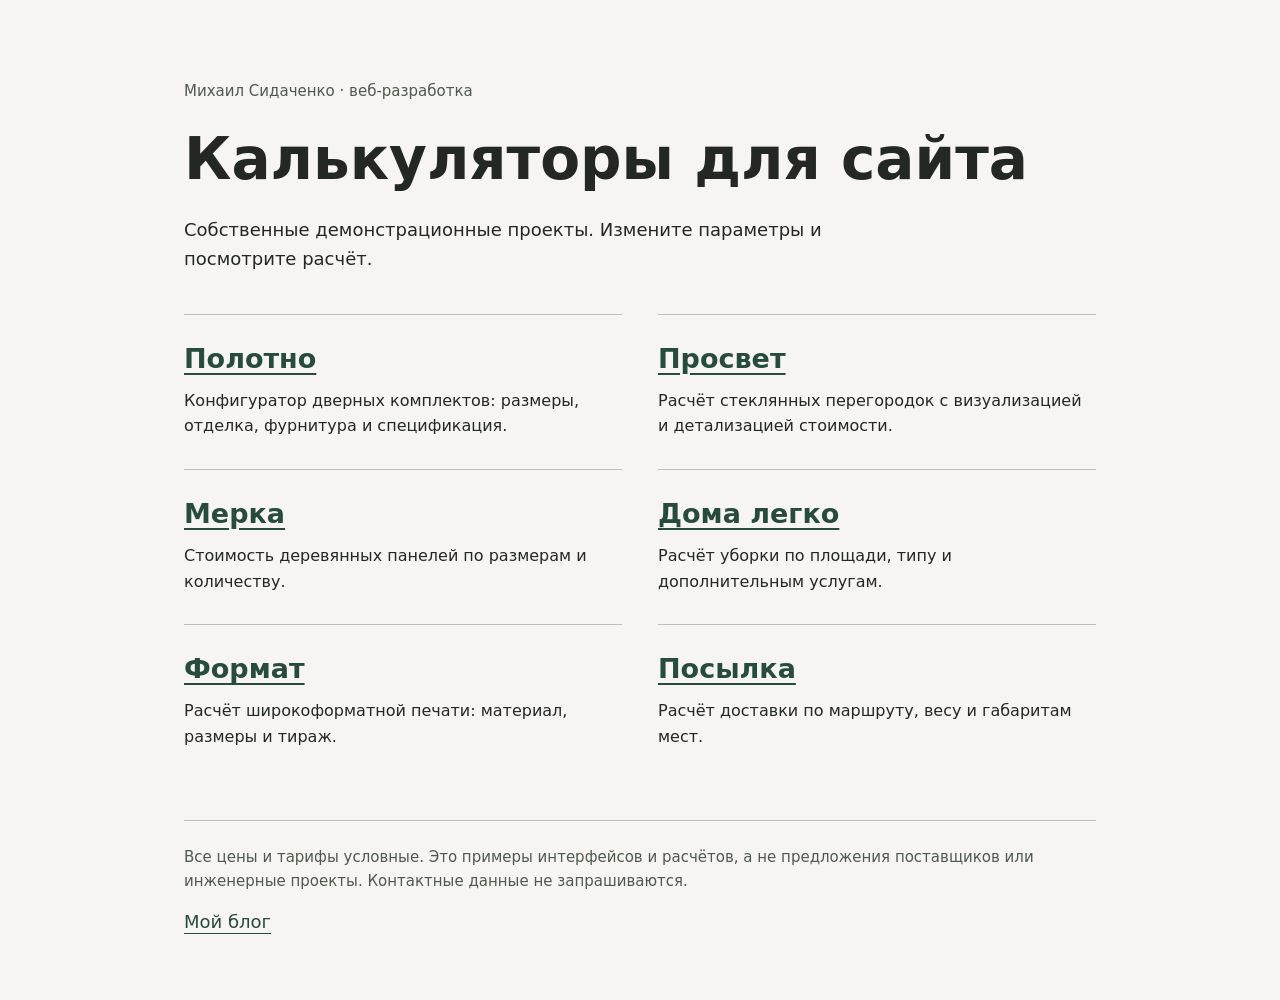
<file: index.html>
<!doctype html>
<html lang="ru"><head><meta charset="utf-8"><meta name="viewport" content="width=device-width,initial-scale=1">
<meta name="robots" content="noindex,nofollow"><meta http-equiv="Content-Security-Policy" content="default-src 'none';style-src 'self';base-uri 'none';form-action 'none';object-src 'none'">
<title>Калькуляторы — Михаил Сидаченко</title><link rel="stylesheet" href="catalog.css"></head>
<body><main><p class="eyebrow">Михаил Сидаченко · веб-разработка</p><h1>Калькуляторы для сайта</h1>
<p class="intro">Собственные демонстрационные проекты. Измените параметры и посмотрите расчёт.</p>
<ul><li><a href="doors/">Полотно</a><p>Конфигуратор дверных комплектов: размеры, отделка, фурнитура и спецификация.</p></li>
<li><a href="glass/">Просвет</a><p>Расчёт стеклянных перегородок с визуализацией и детализацией стоимости.</p></li>
<li><a href="dimensions/">Мерка</a><p>Стоимость деревянных панелей по размерам и количеству.</p></li>
<li><a href="cleaning/">Дома легко</a><p>Расчёт уборки по площади, типу и дополнительным услугам.</p></li>
<li><a href="print/">Формат</a><p>Расчёт широкоформатной печати: материал, размеры и тираж.</p></li>
<li><a href="delivery/">Посылка</a><p>Расчёт доставки по маршруту, весу и габаритам мест.</p></li></ul><p class="note">Все цены и тарифы условные. Это примеры интерфейсов и расчётов, а не предложения поставщиков или инженерные проекты. Контактные данные не запрашиваются.</p>
<a href="https://t.me/michaelluxsd_work" rel="noopener noreferrer">Мой блог</a></main></body></html>
</file>
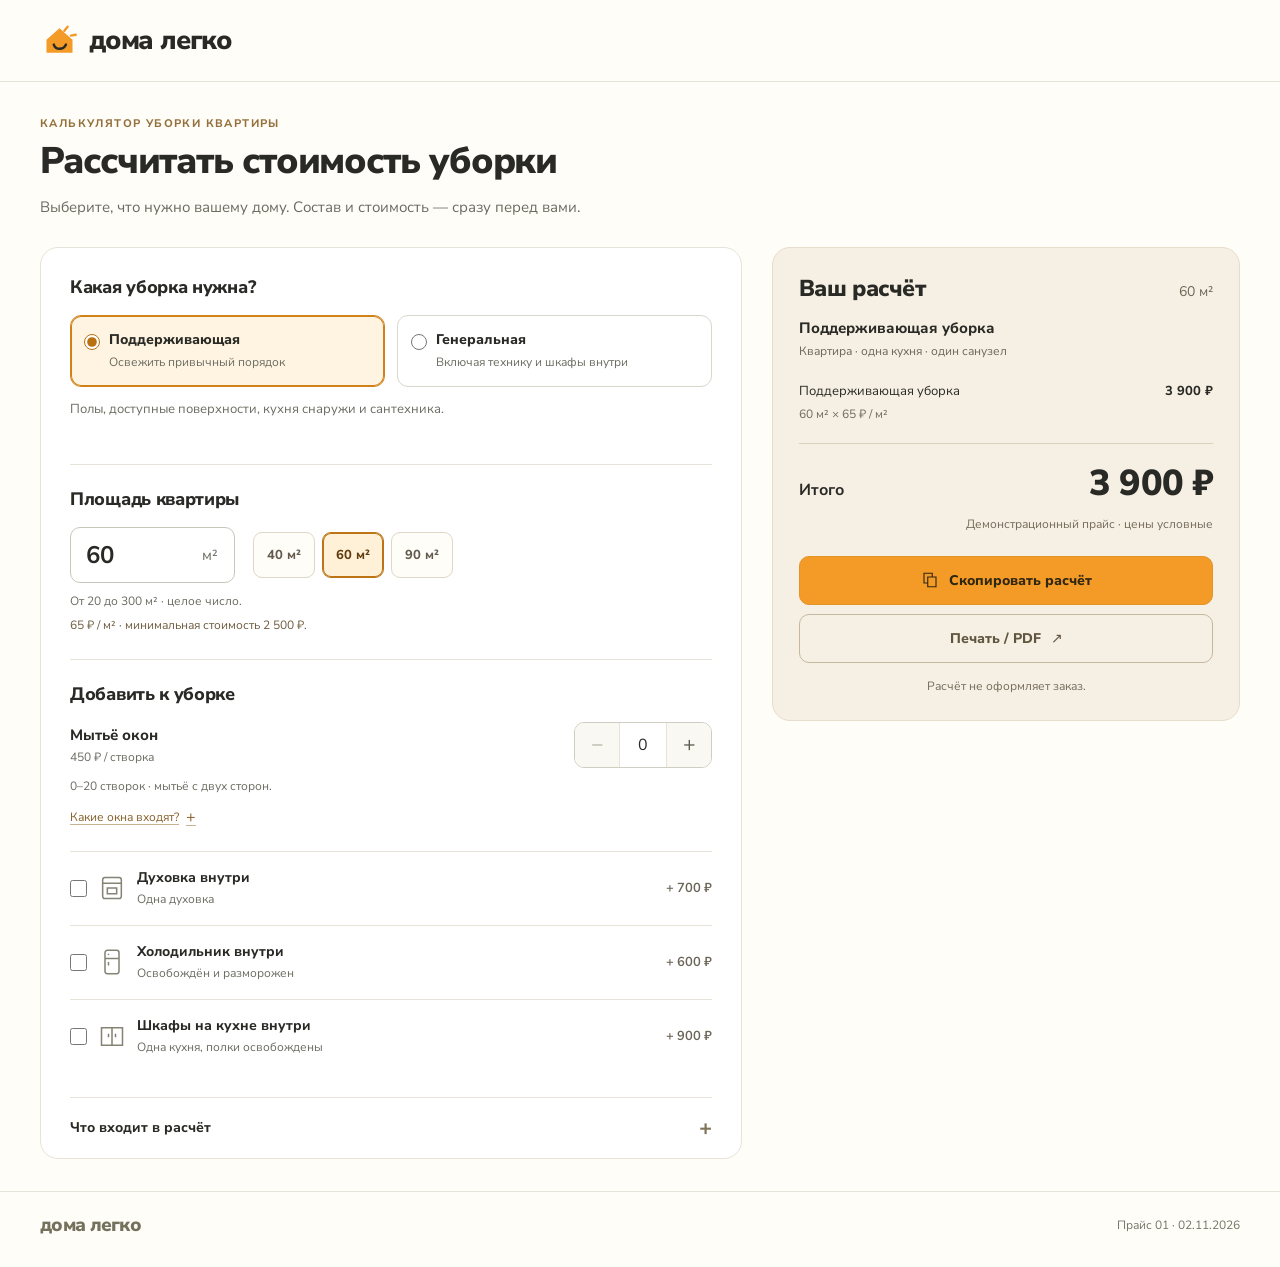
<file: cleaning/index.html>
<!doctype html>
<html lang="ru">
<head><meta name="robots" content="noindex,nofollow">
  <meta charset="utf-8"><meta name="viewport" content="width=device-width,initial-scale=1"><meta name="color-scheme" content="light">
  <meta http-equiv="Content-Security-Policy" content="default-src 'none';script-src 'self';style-src 'self';img-src 'self';font-src 'self';connect-src 'none';base-uri 'none';form-action 'none';object-src 'none'">
  <title>Дома легко — калькулятор уборки</title>
  <link rel="stylesheet" href="style.css"><script defer src="pricing.js"></script><script defer src="engine.js"></script><script defer src="app.js"></script>
</head>
<body>
  <a class="skip-link" href="#calculator">К расчёту уборки</a>
  <header class="site-header"><a class="brand" href="#top"><img src="logo.svg" alt="" width="39" height="39"><span>дома легко</span></a></header>
  <main id="top">
    <div class="page-heading"><p class="eyebrow">КАЛЬКУЛЯТОР УБОРКИ КВАРТИРЫ</p><h1>Рассчитать стоимость уборки</h1><p>Выберите, что нужно вашему дому. Состав и стоимость — сразу перед вами.</p></div>
    <div class="calculator-layout" id="calculator">
      <form id="cleaning-form" class="calculator-form" novalidate>
        <fieldset id="cleaning-type"><legend>Какая уборка нужна?</legend><div class="type-options">
          <label class="type-option"><input type="radio" name="type" value="regular" checked><span><strong>Поддерживающая</strong><small>Освежить привычный порядок</small></span></label>
          <label class="type-option"><input type="radio" name="type" value="deep"><span><strong>Генеральная</strong><small>Включая технику и шкафы внутри</small></span></label>
        </div><p class="type-description" id="type-description"></p></fieldset>
        <fieldset class="area-section"><legend>Площадь квартиры</legend><div class="area-row"><div class="field"><label class="sr-only" for="area">Площадь квартиры, м²</label><div class="input-wrap area-input"><input id="area" name="area" type="text" inputmode="numeric" value="60" maxlength="5" aria-describedby="area-help area-error" autocomplete="off"><span>м²</span></div><p class="field-error" id="area-error"></p></div><div class="presets" aria-label="Примеры площади"><button type="button" data-area="40">40 м²</button><button type="button" data-area="60">60 м²</button><button type="button" data-area="90">90 м²</button></div></div><p class="field-help" id="area-help"></p><p class="rate-note" id="rate-note"></p></fieldset>
        <fieldset id="extras"><legend>Добавить к уборке</legend>
          <div class="windows-row"><div class="window-label"><label for="windows">Мытьё окон</label><span id="windows-price"></span></div><div class="stepper"><button id="windows-minus" type="button" aria-label="Уменьшить количество створок" aria-controls="windows">−</button><input id="windows" type="text" inputmode="numeric" value="0" maxlength="3" aria-label="Количество створок" aria-describedby="windows-help windows-error" autocomplete="off"><button id="windows-plus" type="button" aria-label="Увеличить количество створок" aria-controls="windows">+</button></div></div>
          <p class="field-help" id="windows-help">Мытьё створок с двух сторон.</p><p class="field-error" id="windows-error"></p>
          <details class="window-details"><summary>Какие окна входят?</summary><p>Одна створка — отдельная секция обычного окна. Учитываются доступные створки, которые можно безопасно вымыть с двух сторон. Балконное, панорамное и высотное остекление в расчёт не входят.</p></details>
          <div class="appliance-options">
            <label class="extra-row" data-extra-row="oven"><input type="checkbox" id="oven"><svg viewBox="0 0 24 24" aria-hidden="true"><rect x="4" y="3" width="16" height="18" rx="2"/><path d="M4 8h16M8 12h8v5H8zM8 5.5h.01M12 5.5h.01"/></svg><span><strong>Духовка внутри</strong><small>Одна духовка</small></span><span class="extra-price" data-extra-price="oven"></span></label>
            <label class="extra-row" data-extra-row="fridge"><input type="checkbox" id="fridge"><svg viewBox="0 0 24 24" aria-hidden="true"><rect x="6" y="2" width="12" height="20" rx="2"/><path d="M6 9h12M9 5v1M9 12v3"/></svg><span><strong>Холодильник внутри</strong><small>Освобождён и разморожен</small></span><span class="extra-price" data-extra-price="fridge"></span></label>
            <label class="extra-row" data-extra-row="cabinets"><input type="checkbox" id="cabinets"><svg viewBox="0 0 24 24" aria-hidden="true"><path d="M3 5h18v15H3zM12 5v15M9 10v3M15 10v3"/></svg><span><strong>Шкафы на кухне внутри</strong><small>Одна кухня, полки освобождены</small></span><span class="extra-price" data-extra-price="cabinets"></span></label>
          </div><p class="change-notice" id="change-notice" role="status"></p>
        </fieldset>
        <details id="scope" class="scope"><summary>Что входит в расчёт <span aria-hidden="true">+</span></summary><div><p>Для квартиры с одной кухней и одним санузлом: доступные поверхности, сухая и влажная уборка полов, кухня снаружи и сантехника.</p><p id="scope-included"></p><p>Модель не включает уборку после ремонта, химчистку, сложные загрязнения, дополнительные санузлы и труднодоступные работы. Эти случаи требуют отдельного согласования.</p></div></details>
      </form>
      <aside class="summary-column" aria-label="Результат расчёта">
        <section class="estimate" id="estimate" aria-labelledby="estimate-title"><div class="estimate-heading"><h2 id="estimate-title">Ваш расчёт</h2><span id="estimate-area">60 м²</span></div><p class="estimate-type" id="estimate-type"></p><p class="basis-note">Квартира · одна кухня · один санузел</p>
          <div id="valid-result"><div id="cost-lines"></div><p id="included-summary" class="included-summary" hidden></p><div class="total"><span>Итого</span><strong id="total-price"></strong></div><p class="price-note">Демонстрационный прайс · цены условные</p><div class="actions"><button class="primary-button" id="copy-button" type="button"><svg viewBox="0 0 24 24" aria-hidden="true"><path d="M9 8h11v13H9zM15 8V3H4v13h5"/></svg>Скопировать расчёт</button><button class="secondary-button" id="print-button" type="button">Печать / PDF <span aria-hidden="true">↗</span></button></div></div>
          <div id="invalid-result" hidden><strong>Проверьте параметры</strong><p>Исправьте отмеченные поля, чтобы увидеть актуальную стоимость.</p></div>
          <p id="action-status" class="action-status" role="status"></p><div id="copy-fallback" hidden><label for="copy-text">Расчёт для ручного копирования</label><textarea id="copy-text" readonly rows="9"></textarea><button class="text-button" id="select-text" type="button">Выделить текст</button></div><p class="estimate-foot">Расчёт не оформляет заказ.</p>
        </section>
      </aside>
    </div>
    <p id="live-summary" class="sr-only" aria-live="polite" aria-atomic="true"></p><noscript><p class="noscript">Для расчёта включите JavaScript в браузере.</p></noscript>
  </main>
  <footer><span>дома легко</span><span id="price-version"></span></footer>
  <section id="print-sheet"><h1>Дома легко. Расчёт уборки</h1><pre id="print-text"></pre></section>
</body></html>
</file>
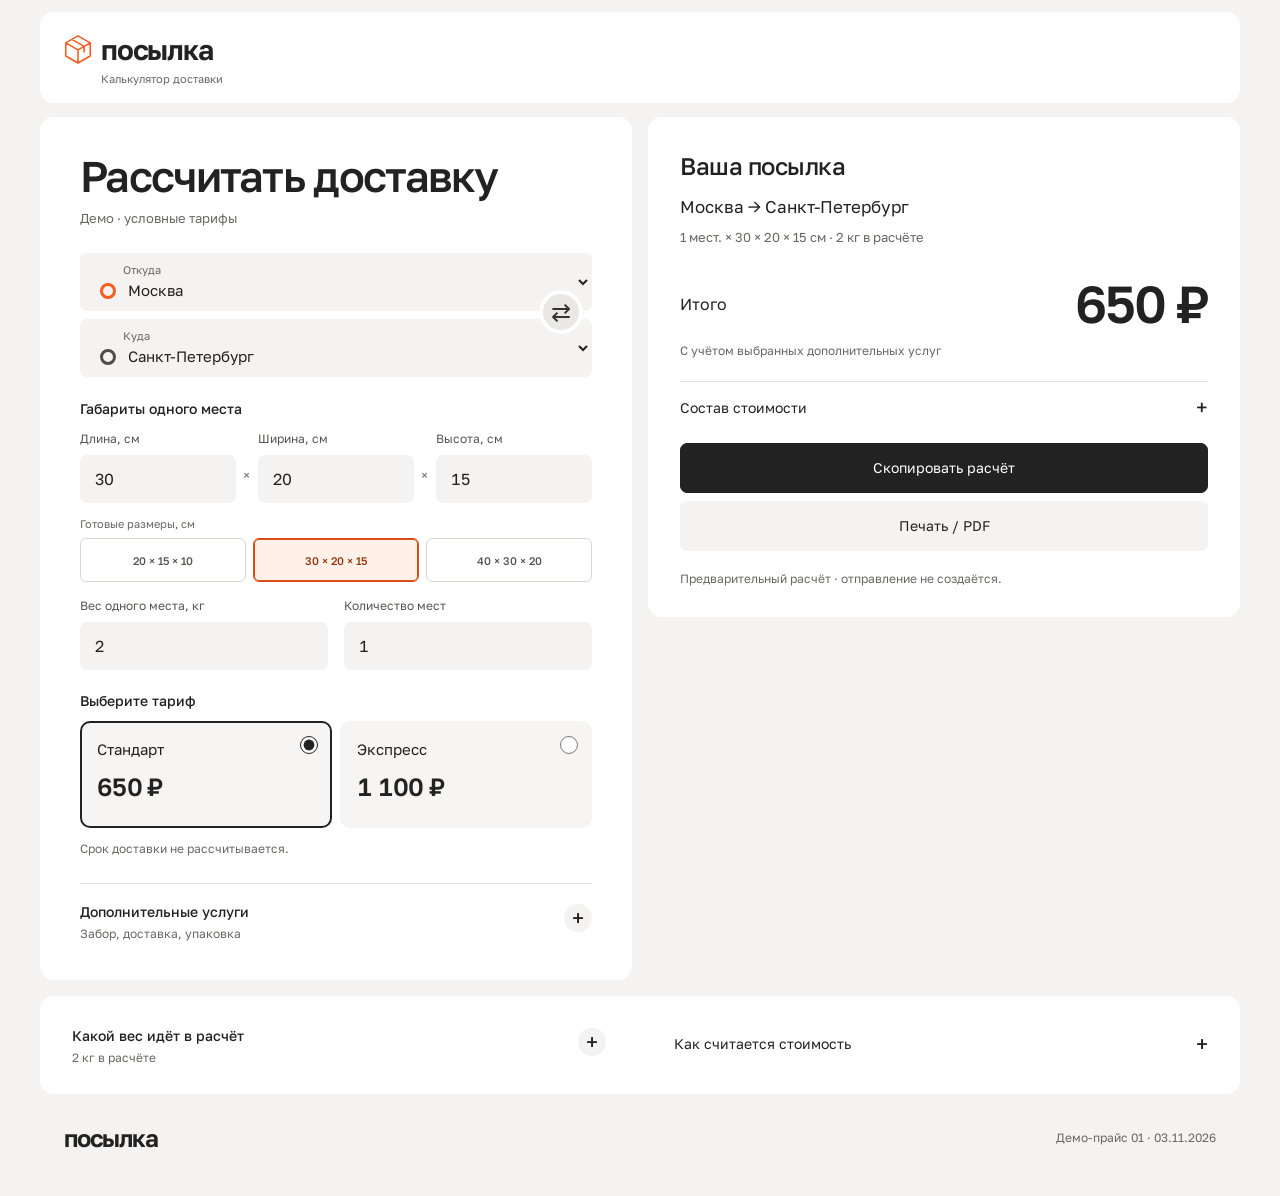
<file: delivery/index.html>
<!doctype html><html lang="ru"><head><meta name="robots" content="noindex,nofollow"><meta charset="utf-8"><meta name="viewport" content="width=device-width,initial-scale=1"><meta name="color-scheme" content="light"><meta http-equiv="Content-Security-Policy" content="default-src 'none';script-src 'self';style-src 'self';font-src 'self';img-src 'self';connect-src 'none';base-uri 'none';form-action 'none';object-src 'none'"><title>Посылка — калькулятор доставки</title><link rel="stylesheet" href="style.css"><script defer src="pricing.js"></script><script defer src="engine.js"></script><script defer src="app.js"></script></head><body><a class="skip" href="#from">К расчёту</a><header class="site-header"><div class="brand-lockup"><a class="brand" href="#top"><svg viewBox="0 0 32 34" aria-hidden="true"><path d="m16 2 14 8v15l-14 8-14-8V10Z M2 10l14 8 14-8 M16 18v15 M9 6l14 8v7"/></svg>посылка</a><span class="site-purpose">Калькулятор доставки</span></div></header><main id="top"><div class="calculator-layout"><form id="parcel-form" novalidate><div class="form-core"><div class="form-heading"><h1>Рассчитать<br> доставку</h1><p id="calculation-notice">Демо · условные тарифы</p></div><section class="form-section" id="route-section" aria-labelledby="route-title"><h2 id="route-title" class="sr-only">Маршрут</h2><div class="route-fields"><div class="field"><label for="from">Откуда</label><select id="from" aria-describedby="from-error"><option value="moscow">Москва</option><option value="spb">Санкт-Петербург</option><option value="kazan">Казань</option><option value="nn">Нижний Новгород</option></select><p class="error" id="from-error"></p></div><button type="button" id="swap-route" aria-label="Поменять города местами">⇄</button><div class="field"><label for="to">Куда</label><select id="to" aria-describedby="to-error"><option value="moscow">Москва</option><option value="spb" selected>Санкт-Петербург</option><option value="kazan">Казань</option><option value="nn">Нижний Новгород</option></select><p class="error" id="to-error"></p></div></div></section><section class="form-section" id="parcel-section" aria-labelledby="parcel-title"><h2 id="parcel-title" class="sr-only">Параметры коробки</h2><div class="parcel-measurements"><div class="measurement-fields"><fieldset class="dimensions"><legend>Габариты одного места</legend><div class="dimension-fields"><div class="field"><label for="length">Длина, см</label><input id="length" type="text" inputmode="numeric" value="30" maxlength="4" autocomplete="off" aria-describedby="length-error"><p class="error" id="length-error"></p></div><span class="times" aria-hidden="true">×</span><div class="field"><label for="width">Ширина, см</label><input id="width" type="text" inputmode="numeric" value="20" maxlength="4" autocomplete="off" aria-describedby="width-error"><p class="error" id="width-error"></p></div><span class="times" aria-hidden="true">×</span><div class="field"><label for="height">Высота, см</label><input id="height" type="text" inputmode="numeric" value="15" maxlength="4" autocomplete="off" aria-describedby="height-error"><p class="error" id="height-error"></p></div></div></fieldset><div class="size-presets" role="group" aria-label="Готовые габариты коробки в сантиметрах"><span>Готовые размеры, см</span><div><button type="button" data-size="20,15,10" aria-pressed="false">20 × 15 × 10</button><button type="button" data-size="30,20,15" aria-pressed="true">30 × 20 × 15</button><button type="button" data-size="40,30,20" aria-pressed="false">40 × 30 × 20</button></div></div><div class="mass-count"><div class="field"><label for="weight">Вес одного места, кг</label><input id="weight" type="text" inputmode="decimal" value="2" maxlength="7" autocomplete="off" aria-describedby="weight-help weight-error"><p class="helper" id="weight-help">От 0,1 до 30 кг</p><p class="error" id="weight-error"></p></div><div class="field"><label for="count">Количество мест</label><input id="count" type="text" inputmode="numeric" value="1" maxlength="3" autocomplete="off" aria-describedby="count-help count-error"><p class="helper" id="count-help">От 1 до 20 одинаковых коробок</p><p class="error" id="count-error"></p></div></div></div>
</div>
</section><fieldset class="tariff-choice"><legend>Выберите тариф</legend><label><input type="radio" name="service" value="standard" checked><span>Стандарт</span><strong id="standard-price"></strong></label><label><input type="radio" name="service" value="express"><span>Экспресс</span><strong id="express-price"></strong></label></fieldset><p class="helper tariff-note">Срок доставки не рассчитывается.</p></div><div class="form-extras"><details id="extra-options" class="option-disclosure"><summary><span>Дополнительные услуги</span><small id="options-description">Забор, доставка, упаковка</small><b aria-hidden="true">+</b></summary><section class="form-section" id="services-section" aria-labelledby="services-title"><h2 id="services-title" class="sr-only">Дополнительные услуги</h2><div class="service-list"><label><input type="checkbox" id="pickup"><span>Забрать у отправителя<small>От двери до пункта отправки</small></span><strong>390 ₽<small>за отправление</small></strong></label><label><input type="checkbox" id="dropoff"><span>Доставить до адреса<small>От пункта получения до двери</small></span><strong>390 ₽<small>за отправление</small></strong></label><label><input type="checkbox" id="packing"><span>Дополнительная упаковка<small>Одинаковая доплата за каждую коробку</small></span><strong>120 ₽<small>за место</small></strong></label></div></section></details></div></form><aside id="quote-summary" aria-labelledby="quote-title"><div class="quote-body"><div class="quote-top"><p class="eyebrow">Ваш расчёт</p></div><h2 id="quote-title">Ваша посылка</h2><p id="quote-route"></p><div id="quote-valid"><p id="quote-parcels"></p><div class="grand-total"><span>Итого</span><strong id="quote-total"></strong></div><p class="quote-inclusion">С учётом выбранных дополнительных услуг</p><details id="price-details"><summary>Состав стоимости <span aria-hidden="true">−</span></summary><dl id="quote-lines"></dl></details></div><div id="quote-invalid" hidden><span class="invalid-icon" aria-hidden="true">!</span><h3>Расчёт недоступен</h3><p id="quote-reason"></p><a href="#from">Вернуться к параметрам ↑</a></div><div class="export-actions"><button id="copy-quote" type="button" class="primary">Скопировать расчёт</button><button id="print-quote" type="button" class="secondary">Печать / PDF</button></div><p id="copy-status" role="status"></p><div id="copy-fallback" hidden><label for="copy-text">Скопируйте текст вручную</label><textarea id="copy-text" readonly rows="8"></textarea><button type="button" id="select-copy">Выделить текст</button></div><p class="quote-footnote">Предварительный расчёт · отправление не создаётся.</p></div></aside><section class="teaching-panel" aria-label="Подробности расчёта"><details id="weight-details" class="option-disclosure"><summary><span>Какой вес идёт в расчёт</span><small id="compact-weight">Фактический и объёмный</small><b aria-hidden="true">+</b></summary><div class="weight-inner"><figure id="parcel-figure"><svg viewBox="0 0 360 280" id="parcel-diagram" role="img" aria-labelledby="diagram-title diagram-description"><title id="diagram-title">Габариты коробки</title><desc id="diagram-description"></desc><g id="box-shapes"></g><g id="box-labels"></g></svg><figcaption>Пропорции коробки условные</figcaption></figure><div id="chargeable-weight"><div class="weight-heading"><h3>Какой вес идёт в расчёт</h3><span>За одно место</span></div><div class="weight-comparison"><div><span>Фактический</span><strong id="actual-weight">—</strong></div><span class="versus" aria-hidden="true">/</span><div><span>Объёмный</span><strong id="volumetric-weight">—</strong></div><span class="weight-arrow" aria-hidden="true">→</span><div class="billable-weight"><span>Расчётный</span><strong id="billable-each">—</strong></div></div><p id="weight-explanation"></p><p class="formula"><span id="volume-formula"></span><br> В этой модели: большее из двух значений, вверх до целого кг за каждое место.</p><div class="shipment-facts"><span>Всего: <strong id="shipment-actual">—</strong></span><span>Объём: <strong id="shipment-volume">—</strong></span><span>К оплате по весу: <strong id="billable-total">—</strong></span></div></div></div></details><details id="method"><summary>Как считается стоимость <span aria-hidden="true">+</span></summary><div><p>Это собственная демонстрационная модель: ставки не относятся к реальным перевозчикам. Длина, ширина и высота — от 1 до 120 см. Расчётный вес одного места — до 30 кг.</p><p>Объёмный вес = длина × ширина × высота / 5000, размеры в сантиметрах. Большее из фактического и объёмного веса округляется вверх до целого килограмма отдельно за каждое место, затем умножается на количество. У перевозчиков формулы и ограничения могут отличаться.</p><p>Цена перевозки — большее из минимума тарифа и суммы базы направления с доплатой за расчётный вес. Услуги добавляются после этого. Забор и доставка — один раз за отправление, упаковка — за каждую коробку. В прайсе симметричные ставки для обратных направлений.</p><table id="tariff-table"><caption>Условный прайс: база / минимум, ₽</caption><thead><tr><th scope="col">Направление</th><th scope="col">Стандарт</th><th scope="col">Экспресс</th></tr></thead><tbody id="tariff-rows"></tbody></table><p>Ставки за расчётный килограмм: Стандарт — 35 ₽, Экспресс — 65 ₽. Сроки, страхование и приём груза не рассчитываются. Оплата и заказ не оформляются. Расчёт доступен без ввода адреса и контактных данных.</p></div></details></section></div><p id="live-result" class="sr-only" role="status" aria-live="polite" aria-atomic="true"></p><noscript>Для расчёта включите JavaScript.</noscript></main><footer><a class="brand" href="#top">посылка</a><span id="price-version"></span></footer><div class="mobile-quote"><div><span>Стоимость доставки</span><strong id="mobile-quote-price"></strong></div><a id="mobile-quote-link" href="#quote-summary">К расчёту →</a></div><section id="print-sheet"><h1>Посылка · расчёт доставки</h1><pre id="print-text"></pre></section></body></html>
</file>
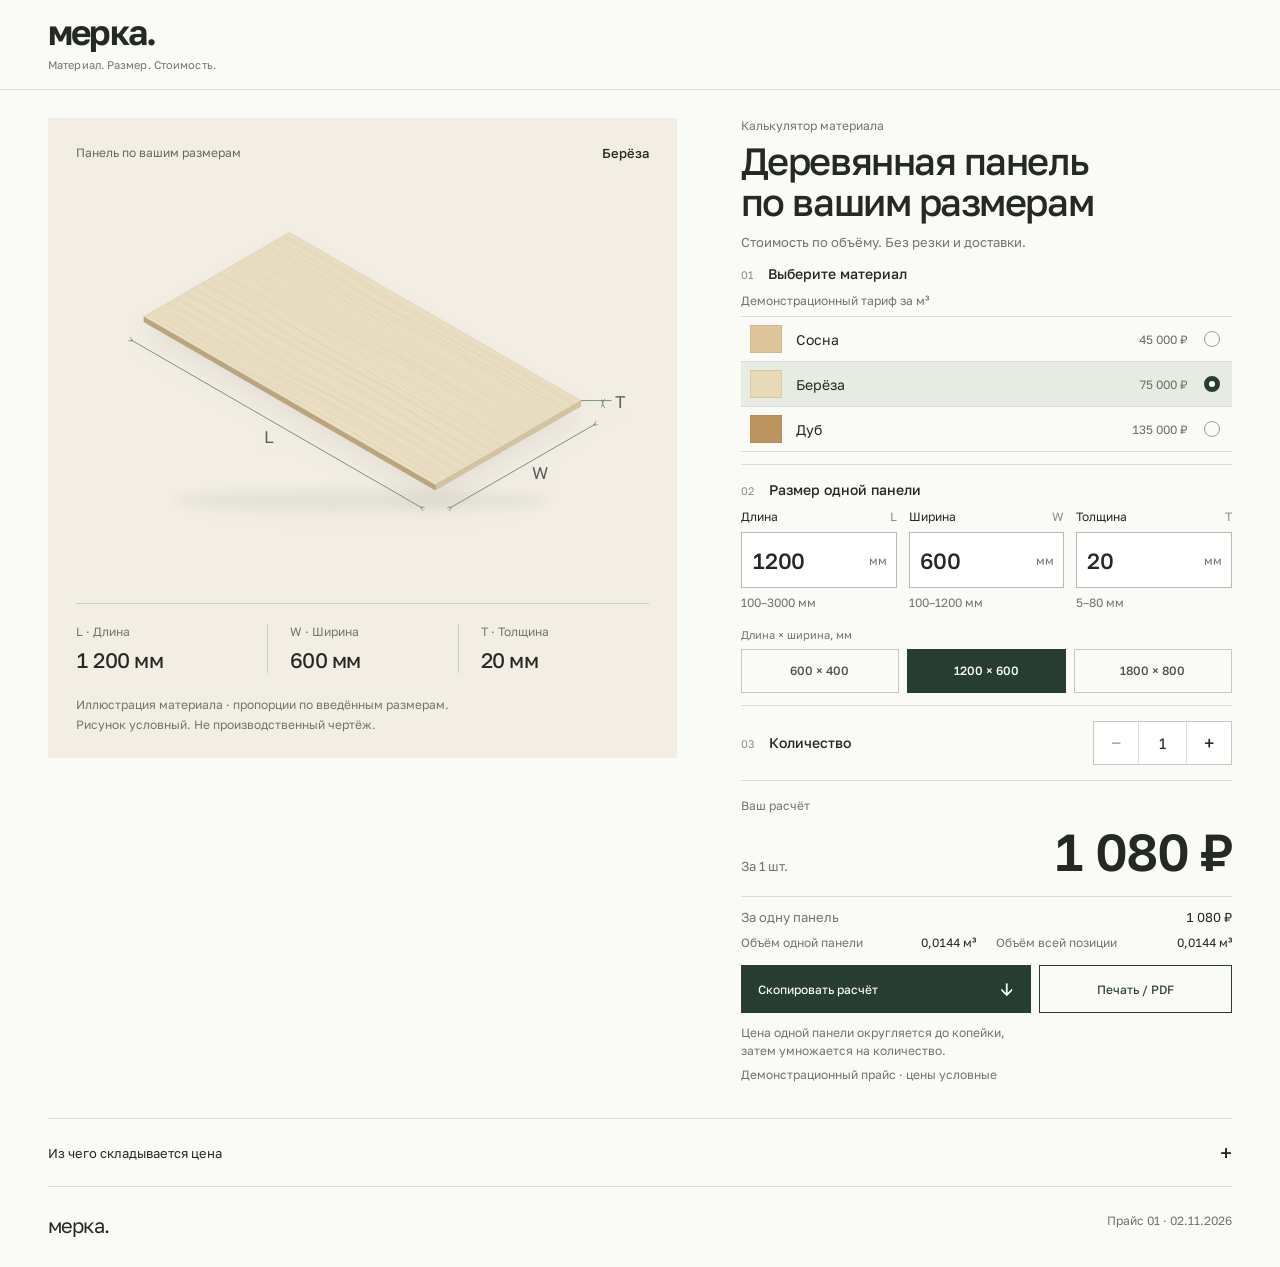
<file: dimensions/index.html>
<!doctype html><html lang="ru"><head><meta name="robots" content="noindex,nofollow">
<meta charset="utf-8"><meta name="viewport" content="width=device-width,initial-scale=1"><meta name="color-scheme" content="light">
<meta http-equiv="Content-Security-Policy" content="default-src 'none';script-src 'self';style-src 'self';font-src 'self';img-src 'self';connect-src 'none';base-uri 'none';form-action 'none';object-src 'none'">
<title>Мерка — стоимость панели по размерам</title><link rel="stylesheet" href="style.css">
<script defer src="pricing.js"></script><script defer src="engine.js"></script><script defer src="drawing.js"></script><script defer src="app.js"></script>
</head><body>
<a class="skip-link" href="#configuration">К параметрам панели</a>
<header class="site-header"><div class="brand-lockup"><a class="brand" href="#top">мерка<span>.</span></a><span class="header-context">Материал. Размер. Стоимость.</span></div></header>
<main id="top">
<div class="product-layout">
  <section class="diagram-panel" aria-labelledby="diagram-title"><div class="diagram-heading"><h2 id="diagram-title">Панель по вашим размерам</h2><span id="diagram-material">Берёза</span></div><div class="diagram-stage">
    <svg id="panel-diagram" viewBox="0 0 760 480" role="img" aria-labelledby="drawing-title drawing-description"><title id="drawing-title">Размерная схема панели</title><desc id="drawing-description">Длина 1200 мм, ширина 600 мм, толщина 20 мм.</desc><defs><filter id="soft-shadow" x="-30%" y="-150%" width="160%" height="400%"><feGaussianBlur stdDeviation="7"/></filter><marker id="dimension-arrow" viewBox="0 0 8 8" refX="4" refY="4" markerWidth="5" markerHeight="5" orient="auto-start-reverse"><path d="M8 0 0 4l8 4" fill="none" stroke="#73807e" stroke-width="1.2"/></marker></defs>
    <ellipse id="panel-shadow" fill="#647168" opacity=".16" filter="url(#soft-shadow)"/>
    <g id="panel-faces"><polygon id="panel-front"/><polygon id="panel-side"/><polygon id="panel-top"/></g>
    <g id="panel-grain" aria-hidden="true" fill="none" stroke="#684625" stroke-width="1.1" opacity=".23"></g><g id="dimension-lines" stroke="#73807e" stroke-width="1.1" fill="none"><polyline id="length-line" marker-start="url(#dimension-arrow)" marker-end="url(#dimension-arrow)"/><polyline id="width-line" marker-start="url(#dimension-arrow)" marker-end="url(#dimension-arrow)"/><polyline id="thickness-line" marker-start="url(#dimension-arrow)" marker-end="url(#dimension-arrow)"/><path id="thickness-leader"/></g>
    <g class="dimension-letters" fill="#53615f" font-size="21" text-anchor="middle"><text id="length-letter">L</text><text id="width-letter">W</text><text id="thickness-letter">T</text></g>
    </svg><div id="diagram-error" hidden><strong>Схема недоступна</strong><p>Исправьте размеры в отмеченных полях.</p></div>
  </div><div id="diagram-dimensions" class="diagram-readout"><div><span>L · Длина</span><strong data-dimension="length">1200 мм</strong></div><div><span>W · Ширина</span><strong data-dimension="width">600 мм</strong></div><div><span>T · Толщина</span><strong data-dimension="thickness">20 мм</strong></div></div><p class="diagram-note">Иллюстрация материала · пропорции по введённым размерам.<br>Рисунок условный. Не производственный чертёж.</p></section>
  <div class="configuration-panel" id="configuration"><div class="page-heading"><p class="product-category">Калькулятор материала</p><h1>Деревянная панель <br>по вашим размерам</h1><p class="product-intro">Стоимость по объёму. Без резки и доставки.</p></div><form id="panel-form" novalidate>
    <fieldset id="material-options"><legend>01 <span>Выберите материал</span></legend><p class="group-help">Демонстрационный тариф за м³</p><div class="material-options">
      <label class="material-option"><input type="radio" name="material" value="pine"><span class="material-swatch pine" aria-hidden="true"></span><span><strong>Сосна</strong><small data-rate="pine"></small></span></label>
      <label class="material-option"><input type="radio" name="material" value="birch" checked><span class="material-swatch birch" aria-hidden="true"></span><span><strong>Берёза</strong><small data-rate="birch"></small></span></label>
      <label class="material-option"><input type="radio" name="material" value="oak"><span class="material-swatch oak" aria-hidden="true"></span><span><strong>Дуб</strong><small data-rate="oak"></small></span></label>
    </div></fieldset>
    <fieldset id="dimensions"><legend>02 <span>Размер одной панели</span></legend><div class="dimension-fields">
      <div class="field"><label for="length">Длина <span>L</span></label><div class="input-wrap"><input id="length" type="text" inputmode="numeric" value="1200" maxlength="6" aria-describedby="length-help length-error" autocomplete="off"><span>мм</span></div><p class="field-help" id="length-help"></p><p class="field-error" id="length-error"></p></div>
      <div class="field"><label for="width">Ширина <span>W</span></label><div class="input-wrap"><input id="width" type="text" inputmode="numeric" value="600" maxlength="6" aria-describedby="width-help width-error" autocomplete="off"><span>мм</span></div><p class="field-help" id="width-help"></p><p class="field-error" id="width-error"></p></div>
      <div class="field"><label for="thickness">Толщина <span>T</span></label><div class="input-wrap"><input id="thickness" type="text" inputmode="decimal" value="20" maxlength="6" aria-describedby="thickness-help thickness-error" autocomplete="off"><span>мм</span></div><p class="field-help" id="thickness-help"></p><p class="field-error" id="thickness-error"></p></div>
    </div><div class="size-presets" role="group" aria-label="Готовые размеры панели в миллиметрах"><span>Длина × ширина, мм</span><div><button type="button" data-length="600" data-width="400" aria-pressed="false">600 × 400</button><button type="button" data-length="1200" data-width="600" aria-pressed="true">1200 × 600</button><button type="button" data-length="1800" data-width="800" aria-pressed="false">1800 × 800</button></div></div><p class="model-help">Все размеры в миллиметрах. Толщина — с точностью ввода до 0,1 мм.</p></fieldset>
    <fieldset id="quantity-control"><legend>03 <span>Количество</span></legend><div class="quantity-row"><div class="stepper"><button id="quantity-minus" type="button" aria-label="Уменьшить количество панелей" aria-controls="quantity">−</button><input id="quantity" type="text" inputmode="numeric" value="1" maxlength="4" aria-label="Количество панелей, шт." aria-describedby="quantity-help quantity-error" autocomplete="off"><button id="quantity-plus" type="button" aria-label="Увеличить количество панелей" aria-controls="quantity">+</button></div><span class="field-help" id="quantity-help"></span></div><p class="field-error" id="quantity-error"></p></fieldset>
  </form>
  <section id="estimate" class="estimate" aria-labelledby="estimate-title"><h2 id="estimate-title">Ваш расчёт</h2><div id="valid-result"><dl class="cost-details"><div><dt>Объём одной панели</dt><dd id="unit-volume"></dd></div><div><dt>Объём всей позиции</dt><dd id="total-volume"></dd></div><div><dt>Тариф</dt><dd id="selected-rate"></dd></div><div class="unit-price-line"><dt>За одну панель</dt><dd id="unit-price"></dd></div></dl><div class="total-row"><span id="total-label">За 1 шт.</span><strong id="total-price"></strong></div><p class="rounding-note">Цена одной панели округляется до копейки,<br>затем умножается на количество.</p><div class="actions"><button type="button" class="primary-button" id="copy-result">Скопировать расчёт <span aria-hidden="true">↓</span></button><button type="button" class="secondary-button" id="print-result">Печать / PDF</button></div><p class="price-note">Демонстрационный прайс · цены условные</p></div><div id="invalid-result" hidden><strong>Проверьте параметры</strong><p>Стоимость появится после исправления отмеченных полей.</p></div><p class="action-status" id="action-status" role="status"></p><div id="copy-fallback" hidden><label for="copy-text">Скопируйте расчёт вручную</label><textarea id="copy-text" readonly rows="10"></textarea><button type="button" id="select-text" class="text-button">Выделить текст</button></div></section>
  </div>
</div>
<details id="method" class="method"><summary>Из чего складывается цена <span aria-hidden="true">+</span></summary><div><p>Объём в м³ = длина × ширина × толщина в миллиметрах ÷ 1 000 000 000. Объём не округляется перед расчётом. Цена одной панели округляется до копейки, итог — эта цена × количество.</p><p>Модель считает только материал. Резка, отделка, отходы, доставка и прочие работы не включены. Точность ввода толщины не является допуском изготовления. Диапазоны не подтверждают наличие, изготовимость или пригодность панели. Расчёт не оформляет заказ.</p></div></details>
<p id="live-summary" class="sr-only" aria-live="polite" aria-atomic="true"></p><noscript><p class="noscript">Для расчёта включите JavaScript в браузере.</p></noscript></main>
<footer><span>мерка.</span><span id="price-version"></span></footer>
<section id="print-sheet"><h1>Мерка. Стоимость материала панели</h1><pre id="print-text"></pre></section>
</body></html>
</file>
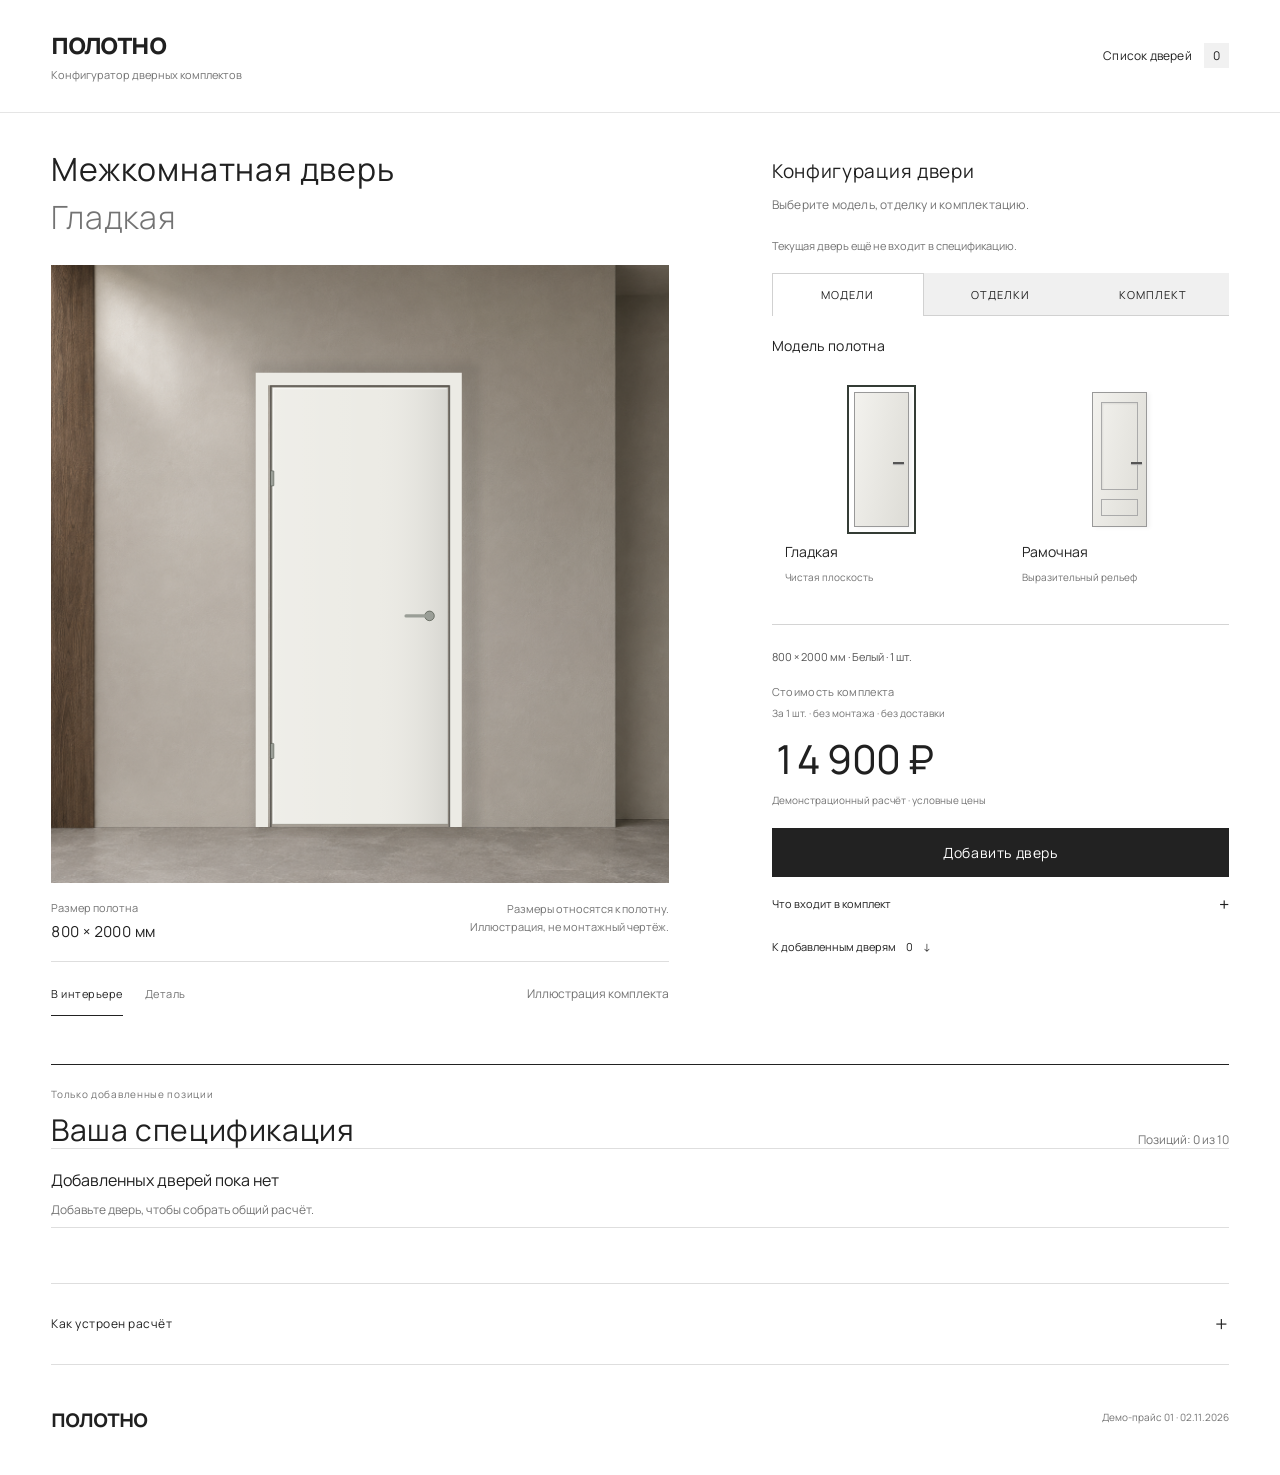
<file: doors/index.html>
<!doctype html><html lang="ru"><head><meta name="robots" content="noindex,nofollow"><meta charset="utf-8"><meta name="viewport" content="width=device-width,initial-scale=1"><meta name="color-scheme" content="light"><meta http-equiv="Content-Security-Policy" content="default-src 'none';script-src 'self';style-src 'self';font-src 'self';img-src 'self';connect-src 'none';base-uri 'none';form-action 'none';object-src 'none'"><title>Полотно — конфигуратор дверей</title><link rel="stylesheet" href="style.css"><script defer src="pricing.js"></script><script defer src="engine.js"></script><script defer src="drawing.js"></script><script defer src="app.js"></script></head><body>
<a class="skip-link" href="#configuration">К параметрам двери</a><header><div class="brand-lockup"><a class="brand" href="#top">полотно</a><span>Конфигуратор дверных комплектов</span></div><a class="list-link" href="#specification">Список дверей <span id="nav-count">0</span></a></header>
<main id="top"><div class="door-workspace">
<div class="product-visual"><div class="product-heading"><p class="eyebrow">Коллекция / 01</p><h1 id="config-title" tabindex="-1">Межкомнатная дверь<br><span id="model-title">Гладкая</span></h1></div><figure class="door-scene" aria-labelledby="scene-title"><div class="scene-image"><img class="room-background" src="images/room-v2.png" width="1024" height="1024" alt=""><svg id="door-preview" viewBox="0 0 900 900" role="img" aria-labelledby="scene-title scene-description"><title id="scene-title">Иллюстрация дверного комплекта</title><desc id="scene-description"></desc><defs><linearGradient id="leaf-light" x1="0" x2="1"><stop stop-color="#ffffff" stop-opacity=".32"/><stop offset=".55" stop-color="#ffffff" stop-opacity="0"/><stop offset="1" stop-color="#191b1a" stop-opacity=".22"/></linearGradient><pattern id="door-oak-pattern" patternUnits="userSpaceOnUse"><image id="oak-image" href="images/oak.png" preserveAspectRatio="xMidYMid slice"/></pattern><filter id="door-shadow" x="-30%" y="-20%" width="170%" height="150%"><feGaussianBlur stdDeviation="6"/></filter></defs><g id="floor-shadow"></g><g id="door-casings"></g><g id="door-leaf"></g><g id="door-details"></g><g id="door-hardware"></g></svg><div id="preview-error" hidden>Иллюстрация появится после исправления параметров.</div></div><figcaption><div><span>Размер полотна</span><strong id="preview-size">800 × 2000 мм</strong></div><p>Размеры относятся к полотну.<br>Иллюстрация, не монтажный чертёж.</p></figcaption><div class="scene-tools" role="group" aria-label="Вид двери"><button type="button" data-scene-view="interior" aria-pressed="true">В интерьере</button><button type="button" data-scene-view="detail" aria-pressed="false">Деталь</button><span>Иллюстрация комплекта</span></div></figure></div>
<section class="door-config" id="configuration" aria-labelledby="config-title"><p class="config-intro">Конфигурация двери<span>Выберите модель, отделку и комплектацию.</span></p><p id="draft-mode"></p><form id="door-form" novalidate><div class="option-tabs" role="tablist" aria-label="Настройка двери"><button type="button" role="tab" id="tab-model" aria-controls="panel-model" aria-selected="true" tabindex="0">Модели</button><button type="button" role="tab" id="tab-finish" aria-controls="panel-finish" aria-selected="false" tabindex="-1">Отделки</button><button type="button" role="tab" id="tab-kit" aria-controls="panel-kit" aria-selected="false" tabindex="-1">Комплект</button></div><section role="tabpanel" id="panel-model" aria-labelledby="tab-model"><p class="panel-caption">Модель полотна</p><div class="model-options"><button type="button" data-model="flush" aria-pressed="true"><span class="mini-door"><i></i></span><span>Гладкая</span><small>Чистая плоскость</small></button><button type="button" data-model="framed" aria-pressed="false"><span class="mini-door framed"><i></i></span><span>Рамочная</span><small>Выразительный рельеф</small></button></div>
<div class="native-model" hidden><label for="model">Модель полотна</label><select id="model"><option value="flush">Гладкая</option><option value="framed">Рамочная</option></select><p id="model-error" class="field-error"></p></div>
</section><section role="tabpanel" id="panel-finish" aria-labelledby="tab-finish" hidden><p class="panel-caption">Отделка полотна</p><fieldset class="finish-field"><legend>Выберите декор полотна</legend><div class="finish-options"><label><input type="radio" name="finish" value="white" checked><span class="swatch white" aria-hidden="true"></span>Белый</label><label><input type="radio" name="finish" value="grey"><span class="swatch grey" aria-hidden="true"></span>Серый</label><label><input type="radio" name="finish" value="oak"><span class="swatch oak" aria-hidden="true"></span>Декор дуб</label></div><p id="finish-error" class="field-error"></p></fieldset>
<p class="material-note">Матовые поверхности и тёплая фактура дерева. Цвет на экране может отличаться от материала.</p></section><section role="tabpanel" id="panel-kit" aria-labelledby="tab-kit" hidden><p class="panel-caption">Размеры и детали комплекта.</p><div class="field-pair size-fields"><div class="field"><label for="width">Ширина полотна, мм</label><select id="width"><option>600</option><option>700</option><option selected>800</option><option>900</option></select><p id="width-error" class="field-error"></p></div><div class="field"><label for="height">Высота полотна, мм</label><select id="height"><option selected>2000</option><option>2100</option></select><p id="height-error" class="field-error"></p></div></div>
<details id="more-options" open><summary>Стекло, петли и фурнитура <span aria-hidden="true">+</span><small id="advanced-description"></small></summary><div class="field-pair"><div class="field"><label for="glazing">Заполнение</label><select id="glazing" aria-describedby="glazing-help glazing-error"><option value="opaque">Глухая</option><option value="frosted">Матовое стекло</option></select><p id="glazing-error" class="field-error"></p></div><div class="field"><label for="handing">Сторона петель</label><select id="handing" aria-describedby="handing-help handing-error"><option value="left">Петли слева</option><option value="right">Петли справа</option></select><p id="handing-error" class="field-error"></p></div></div>
<p class="helper" id="glazing-help">Матовое стекло доступно у рамочной модели.</p><p class="helper" id="handing-help">Смотрите на дверь со стороны, где она открывается на вас.</p>
<div class="field hardware-field"><label for="hardware">Комплект фурнитуры</label><select id="hardware"><option value="standard">Базовая · 1500 ₽</option><option value="black">Матовый чёрный · 2200 ₽</option><option value="concealed">Скрытые петли · 2800 ₽</option></select><p id="hardware-error" class="field-error"></p></div>
</details><div class="quantity-install"><div class="field"><label for="quantity">Количество</label><div class="quantity-wrap"><input id="quantity" type="text" inputmode="numeric" value="1" maxlength="3" aria-describedby="quantity-help quantity-error" autocomplete="off"><span>шт.</span></div><p class="helper" id="quantity-help">От 1 до 20 шт.</p><p id="quantity-error" class="field-error"></p></div><label class="installation"><input type="checkbox" id="installation"><span>Добавить монтаж<small>3000 ₽ за дверь</small></span></label></div>
</section></form>
<section class="draft-summary" aria-labelledby="draft-price-label"><div id="valid-draft"><p id="selection-summary"></p><div class="draft-price-row"><div><h2 id="draft-price-label">Стоимость комплекта</h2><p id="draft-quantity">За 1 комплект</p></div><strong class="draft-price" id="draft-price"></strong></div><p class="demo-note">Демонстрационный расчёт · условные цены</p></div><div id="invalid-draft" hidden><h2>Проверьте параметры</h2><p>Цена и иллюстрация появятся после исправления.</p></div><div class="draft-actions"><button id="add-door" type="button" class="primary draft-submit">Добавить дверь</button><button id="cancel-edit" type="button" class="secondary edit-cancel" hidden>Отмена</button></div><details id="draft-breakdown" class="draft-breakdown"><summary>Что входит в комплект <span aria-hidden="true">+</span></summary><dl id="draft-components"></dl></details><p id="operation-status" role="status"></p><p class="draft-list-link"><a href="#specification">К добавленным дверям <span id="draft-count">0</span> <span aria-hidden="true">↓</span></a></p></section>
</section></div>
<section class="estimate" id="specification" aria-labelledby="estimate-title"><div class="estimate-heading"><div><p class="eyebrow">Только добавленные позиции</p><h2 id="estimate-title" tabindex="-1">Ваша спецификация</h2></div><span id="position-count">0 позиций</span></div><div id="empty-list" class="estimate-empty"><h3>Добавленных дверей пока нет</h3><p>Добавьте дверь, чтобы собрать общий расчёт.</p></div>
<div id="list-content" hidden><table class="order-table"><thead><tr><th scope="col">Комплект</th><th scope="col">Количество</th><th scope="col">За комплект</th><th scope="col">Сумма</th><th scope="col">Действия</th></tr></thead><tbody id="order-lines"></tbody></table></div>
<div class="order-bottom" id="order-bottom" hidden><div class="order-options"><label class="delivery-control"><input type="checkbox" id="delivery" checked><span>Добавить доставку<small>2500 ₽ один раз на весь список</small></span></label><p id="delivery-note" class="helper">Доставка учитывается после добавления первой двери.</p><p class="helper memory-note">Список хранится только до перезагрузки страницы.</p></div><div class="order-summary"><dl><div><dt>Комплекты и материалы</dt><dd id="order-materials">0 ₽</dd></div><div><dt>Монтаж</dt><dd id="order-installation">0 ₽</dd></div><div><dt>Доставка</dt><dd id="order-delivery">0 ₽</dd></div></dl><div class="order-total"><span>Итого по списку</span><strong class="estimate-total" id="order-total">0 ₽</strong></div><p id="edit-warning" hidden>Сохраните или отмените изменения позиции перед экспортом.</p><div class="export-actions"><button id="copy-estimate" class="primary copy-estimate" type="button" disabled>Скопировать расчёт</button><button id="print-estimate" class="secondary print-estimate" type="button" disabled>Печать / PDF</button></div><p class="helper" id="export-help">Экспорт доступен после добавления двери.</p><p id="copy-status" role="status"></p><div id="copy-fallback" hidden><label for="copy-text">Скопируйте спецификацию вручную</label><textarea id="copy-text" readonly rows="10"></textarea><button id="select-copy" type="button" class="text-button">Выделить текст</button></div></div></div>
</section>
<details class="method" id="method"><summary>Как устроен расчёт <span aria-hidden="true">+</span></summary><div><p>Цена комплекта: полотно выбранной модели + доплаты за размер, декор и стекло + коробка + наличники + фурнитура. Монтаж добавляется только при выборе. Сумма позиции — цена комплекта × количество.</p><p>Доставка добавляется один раз ко всему непустому списку. Не добавленная текущая дверь не входит в итог. При редактировании действуют сохранённые суммы до нажатия «Сохранить изменения».</p><p>Размеры относятся к полотну, не к проёму. Дуб — условный декор, не заявление о массиве. Совместимость, цены и размеры — модель примера, не наличие или подтверждение изготовимости.</p><p>Проёмы, зазоры, пожарные и акустические свойства не оцениваются. Для реальной системы нужны замер и подбор специалистом. Иллюстрация не монтажный чертёж. Заказ и оплата не оформляются.</p></div></details>
<p id="live-price" class="sr-only" aria-live="polite" aria-atomic="true"></p><noscript><p>Для расчёта включите JavaScript.</p></noscript></main><footer><span>полотно</span><span id="price-version"></span></footer><div class="mobile-draft"><div><span>Текущая дверь</span><strong id="mobile-draft-price"></strong></div><button id="mobile-add-door" type="button" class="primary">Добавить дверь</button></div><section id="print-sheet"><h1>Полотно · спецификация дверей</h1><pre id="print-text"></pre></section></body></html>
</file>
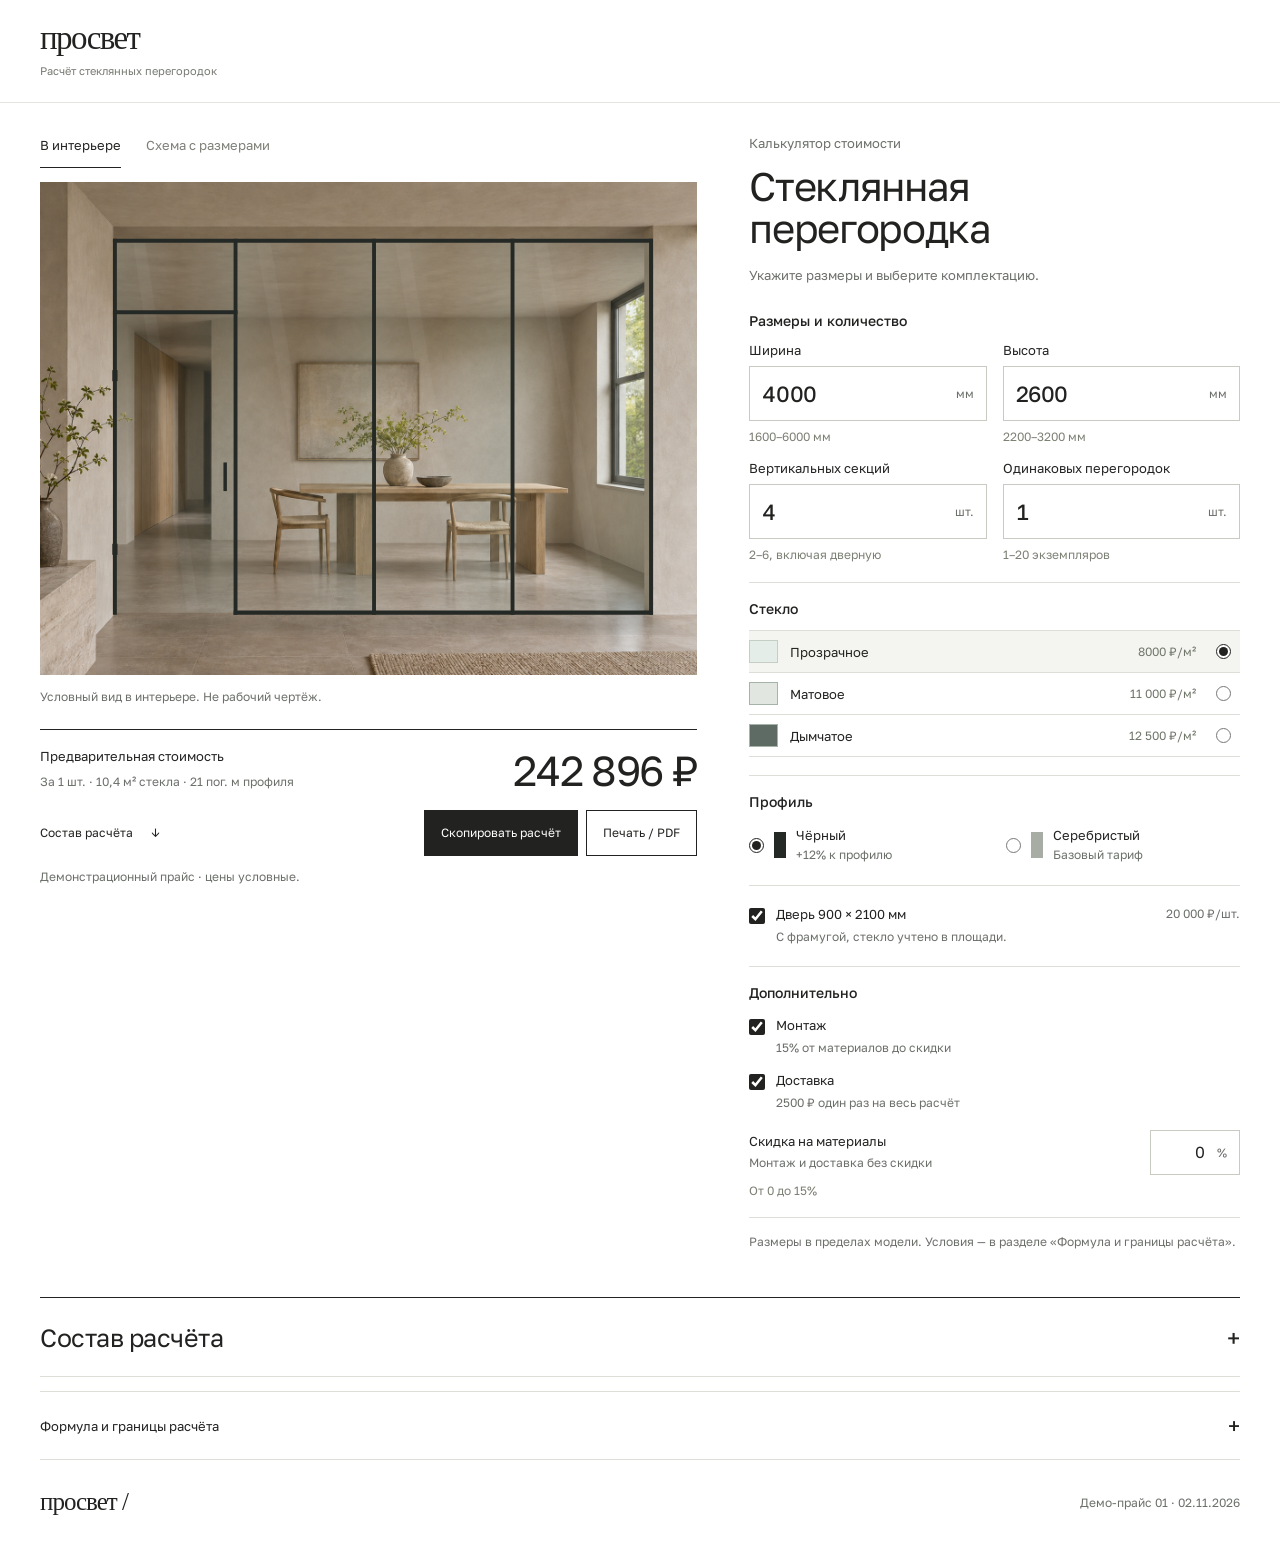
<file: glass/index.html>
<!doctype html><html lang="ru"><head><meta name="robots" content="noindex,nofollow"><meta charset="utf-8"><meta name="viewport" content="width=device-width,initial-scale=1"><meta name="color-scheme" content="light"><meta http-equiv="Content-Security-Policy" content="default-src 'none';script-src 'self';style-src 'self';font-src 'self';img-src 'self';connect-src 'none';base-uri 'none';form-action 'none';object-src 'none'"><title>Просвет — калькулятор стеклянной перегородки</title><link rel="stylesheet" href="style.css"><link rel="stylesheet" href="style-v2.css"><script defer src="pricing.js"></script><script defer src="engine.js"></script><script defer src="drawing.js"></script><script defer src="app.js"></script></head><body>
<a class="skip-link" href="#configuration">К параметрам</a><header class="site-header"><div class="brand-lockup"><a class="brand" href="#top">просвет</a><span class="header-description">Расчёт стеклянных перегородок</span></div></header>
<main id="top">
<div class="product-layout">
<div class="page-heading"><p class="product-category">Калькулятор стоимости</p><h1>Стеклянная <br>перегородка</h1><p>Укажите размеры и выберите комплектацию.</p></div>
<div class="visual-column"><figure class="partition-stage product-media" data-view="interior" aria-labelledby="scene-title"><div class="stage-heading"><span class="sr-only" id="scene-title">Виды перегородки</span><div class="view-controls" role="group" aria-label="Вид перегородки"><button type="button" id="interior-button" aria-pressed="true" aria-controls="interior-view">В интерьере</button><button type="button" id="scheme-button" aria-pressed="false" aria-controls="scheme-view">Схема с размерами</button></div><span id="scene-finish" hidden>Прозрачное / чёрный</span></div><div class="scene-viewport">
<div id="interior-view"><img src="images/interior-empty-v3.png" width="1448" height="1086" alt=""><svg id="interior-overlay" viewBox="0 0 780 585" role="img" aria-labelledby="interior-svg-title interior-svg-description"><title id="interior-svg-title">Условная визуализация перегородки в интерьере</title><desc id="interior-svg-description"></desc><g id="interior-layers"></g></svg><p id="interior-error" hidden>Исправьте параметры — перегородка временно скрыта.</p></div><div id="scheme-view" hidden><svg id="partition-diagram" viewBox="0 50 780 510" role="img" aria-labelledby="scene-svg-title scene-svg-description"><title id="scene-svg-title">Схема стеклянной перегородки</title><desc id="scene-svg-description"></desc>
<defs><linearGradient id="wall" x2="0" y2="1"><stop stop-color="#e7e7e3"/><stop offset="1" stop-color="#dddeda"/></linearGradient><linearGradient id="glass-clear" x2="1" y2=".3"><stop stop-color="#c9dedb" stop-opacity=".23"/><stop offset=".5" stop-color="#d7e6e3" stop-opacity=".06"/><stop offset="1" stop-color="#a6bdb8" stop-opacity=".24"/></linearGradient><linearGradient id="glass-frosted" x2="1" y2=".2"><stop stop-color="#dce5e1" stop-opacity=".91"/><stop offset=".5" stop-color="#eaf0ec" stop-opacity=".95"/><stop offset="1" stop-color="#bfcfc6" stop-opacity=".93"/></linearGradient><linearGradient id="glass-smoke" x2="1" y2=".3"><stop stop-color="#263333" stop-opacity=".52"/><stop offset=".5" stop-color="#45534f" stop-opacity=".42"/><stop offset="1" stop-color="#25302c" stop-opacity=".62"/></linearGradient><linearGradient id="floor" x2="0" y2="1"><stop stop-color="#d1d1ca"/><stop offset="1" stop-color="#e4e3dc"/></linearGradient><filter id="shadow"><feGaussianBlur stdDeviation="5"/></filter></defs>
<rect width="780" height="580" fill="url(#wall)"/><path d="M0 0H104V475L0 540Z" fill="#d4d4cd"/><path d="M676 0H780V540L676 475Z" fill="#f2f1ed"/><path d="M0 540 104 475H676L780 540V580H0Z" fill="url(#floor)"/>
<path d="M104 0V475H676V0M0 540 104 475M676 475 780 540" fill="none" stroke="#b5b8b0" stroke-width="1"/>
<rect x="294" y="143" width="192" height="258" fill="#f6f7f1"/><path d="M294 143H486V401H294ZM390 143V401M294 272H486" fill="none" stroke="#c7cdc3" stroke-width="3"/><path d="M294 401 153 475H465L486 401Z" fill="#f4f3e9" opacity=".5"/>
<g id="panel-shadow" opacity=".13" filter="url(#shadow)"></g><g id="glass-panels"></g><g id="glass-reflections" fill="#fff" opacity=".16"></g><g id="frame-lines" fill="none" stroke-linecap="square" stroke-linejoin="miter"></g><g id="door-hardware"></g><g id="dimension-lines" fill="none" stroke="#6f7770" stroke-width=".8"></g><g id="dimension-labels" fill="#59625a" font-family="Golos,Arial,sans-serif" font-size="13"></g>
</svg><div id="scene-error" hidden><strong>Схема недоступна</strong><p>Исправьте отмеченные параметры.</p></div></div></div><figcaption><p id="interior-note">Условный вид в интерьере. Не рабочий чертёж.</p><div class="scene-readout"><span>Ширина <strong id="scene-width"></strong></span><span>Высота <strong id="scene-height"></strong></span><span>Секций <strong id="scene-bays"></strong></span></div><p id="scheme-note" hidden>Схема одного сегмента. Не рабочий чертёж.</p></figcaption></figure>
<section id="estimate" class="estimate-summary" aria-labelledby="estimate-title"><div id="valid-estimate"><div class="estimate-top"><div><h2 id="estimate-title">Предварительная стоимость</h2><p id="estimate-quantity"></p></div><strong id="total-price"></strong></div><div class="estimate-actions"><a href="#specification">Состав расчёта <span aria-hidden="true">↓</span></a><button type="button" id="copy-result" class="primary-button">Скопировать расчёт</button><button type="button" id="print-result" class="secondary-button">Печать / PDF</button></div><p class="estimate-note">Демонстрационный прайс · цены условные.</p></div><div id="invalid-estimate" hidden><h2>Проверьте параметры</h2><p>Стоимость и спецификация появятся после исправления полей.</p></div><p id="action-status" role="status"></p><div id="copy-fallback" hidden><label for="copy-text">Скопируйте расчёт вручную</label><textarea id="copy-text" readonly rows="9"></textarea><button type="button" id="select-text">Выделить текст</button></div></section></div>
<div class="configuration-panel" id="configuration"><form id="partition-form" novalidate>
<fieldset id="dimensions"><legend>Размеры и количество</legend><div class="dimension-grid">
<div class="field"><label for="width">Ширина</label><div class="input-wrap"><input id="width" type="text" inputmode="numeric" value="4000" maxlength="6" aria-describedby="width-help width-error" autocomplete="off"><span>мм</span></div><p class="field-help" id="width-help">1600–6000 мм</p><p class="field-error" id="width-error"></p></div>
<div class="field"><label for="height">Высота</label><div class="input-wrap"><input id="height" type="text" inputmode="numeric" value="2600" maxlength="6" aria-describedby="height-help height-error" autocomplete="off"><span>мм</span></div><p class="field-help" id="height-help">2200–3200 мм</p><p class="field-error" id="height-error"></p></div>
<div class="field"><label for="bays">Вертикальных секций</label><div class="input-wrap"><input id="bays" type="text" inputmode="numeric" value="4" maxlength="2" aria-describedby="bays-help bays-error" autocomplete="off"><span>шт.</span></div><p class="field-help" id="bays-help">2–6, включая дверную</p><p class="field-error" id="bays-error"></p></div>
<div class="field"><label for="quantity">Одинаковых перегородок</label><div class="input-wrap"><input id="quantity" type="text" inputmode="numeric" value="1" maxlength="3" aria-describedby="quantity-help quantity-error" autocomplete="off"><span>шт.</span></div><p class="field-help" id="quantity-help">1–20 экземпляров</p><p class="field-error" id="quantity-error"></p></div>
</div></fieldset>
<fieldset id="glass-options"><legend>Стекло</legend><div class="glass-options">
<label class="glass-option"><input type="radio" name="glass" value="clear" checked><span class="glass-swatch clear" aria-hidden="true"></span><strong>Прозрачное</strong><small>8000 ₽/м²</small></label>
<label class="glass-option"><input type="radio" name="glass" value="frosted"><span class="glass-swatch frosted" aria-hidden="true"></span><strong>Матовое</strong><small>11 000 ₽/м²</small></label>
<label class="glass-option"><input type="radio" name="glass" value="smoke"><span class="glass-swatch smoke" aria-hidden="true"></span><strong>Дымчатое</strong><small>12 500 ₽/м²</small></label>
</div></fieldset>
<fieldset id="profile-options"><legend>Профиль</legend><div class="profile-options"><label class="profile-option"><input type="radio" name="profile" value="black" checked><span class="profile-swatch black" aria-hidden="true"></span><span>Чёрный <small>+12% к профилю</small></span></label><label class="profile-option"><input type="radio" name="profile" value="silver"><span class="profile-swatch silver" aria-hidden="true"></span><span>Серебристый <small>Базовый тариф</small></span></label></div></fieldset>
<fieldset class="door-group"><legend class="sr-only">Дверь</legend><label class="check-option"><input id="door" type="checkbox" checked><span>Дверь 900 × 2100 мм<small>С фрамугой, стекло учтено в площади.</small></span><span class="option-cost">20 000 ₽/шт.</span></label></fieldset>
<fieldset id="services"><legend>Дополнительно</legend><label class="check-option"><input id="installation" type="checkbox" checked><span>Монтаж<small>15% от материалов до скидки</small></span></label><label class="check-option"><input id="delivery" type="checkbox" checked><span>Доставка<small>2500 ₽ один раз на весь расчёт</small></span></label><div class="discount-row"><label for="discount">Скидка на материалы<small>Монтаж и доставка без скидки</small></label><div class="input-wrap"><input id="discount" type="text" inputmode="numeric" value="0" maxlength="3" aria-describedby="discount-help discount-error" autocomplete="off"><span>%</span></div></div><p id="discount-help" class="field-help">От 0 до 15%</p><p id="discount-error" class="field-error"></p></fieldset>
</form><p class="model-note">Размеры в пределах модели. Условия — в разделе «Формула и границы расчёта».</p></div>

</div>
<details id="specification" class="specification"><summary><h2 id="specification-title">Состав расчёта</h2><span aria-hidden="true">+</span></summary><div id="valid-specification"><div class="spec-metrics"><p>Стекло <strong id="glass-area"></strong><span id="door-area"></span></p><p>Профиль по осям <strong id="profile-length"></strong><span>Без отходов и производственных зазоров</span></p><p>Материалы до скидки <strong id="materials-price"></strong><span>База монтажа и скидки</span></p></div><div class="table-wrap"><table><thead><tr><th scope="col">Позиция</th><th scope="col">Количество</th><th scope="col">Тариф / база</th><th scope="col">Сумма</th></tr></thead><tbody id="cost-lines"></tbody><tfoot><tr><th scope="row" colspan="3">Итого</th><td id="spec-total"></td></tr></tfoot></table></div></div><p id="specification-error" hidden>Актуальная спецификация недоступна. Исправьте параметры выше.</p></details>
<details id="method" class="method"><summary>Формула и границы расчёта <span aria-hidden="true">+</span></summary><div><p>Стекло считается по габаритной площади: ширина × высота × количество. Стекло двери входит в неё один раз. Комплект двери — фурнитура и условная обработка, без повторной оплаты стекла и профиля.</p><p>Профиль: внешний периметр + вертикальные стойки между секциями. Под дверью нет нижнего порога, над дверью добавляется перемычка той же длины. Это условная длина по осям, а не ведомость раскроя.</p><p>Чёрное покрытие +12% только к профилю. Монтаж 15% материалов до скидки. Скидка только на материалы; доставка один раз за весь расчёт. Каждая строка округляется до копейки, половина копейки — вверх.</p><p>Площадь без вычета профиля; зазоры, сечения, отходы, налоги и прочность не моделируются. Секция не уже 300 мм — ограничение этого примера. Для реальной перегородки нужны замер и подбор системы специалистом. Расчёт не оформляет заказ.</p></div></details>
<p id="live-summary" class="sr-only" aria-live="polite" aria-atomic="true"></p><noscript><p>Для расчёта включите JavaScript в браузере.</p></noscript></main>
<footer><span>просвет /</span><span id="price-version"></span></footer><div class="mobile-total"><div><span>Предварительно</span><strong id="mobile-total-price"></strong></div><a id="mobile-total-link" href="#estimate">К расчёту <span aria-hidden="true">↑</span></a></div><section id="print-sheet"><h1>Просвет · расчёт перегородки</h1><pre id="print-text"></pre></section></body></html>
</file>
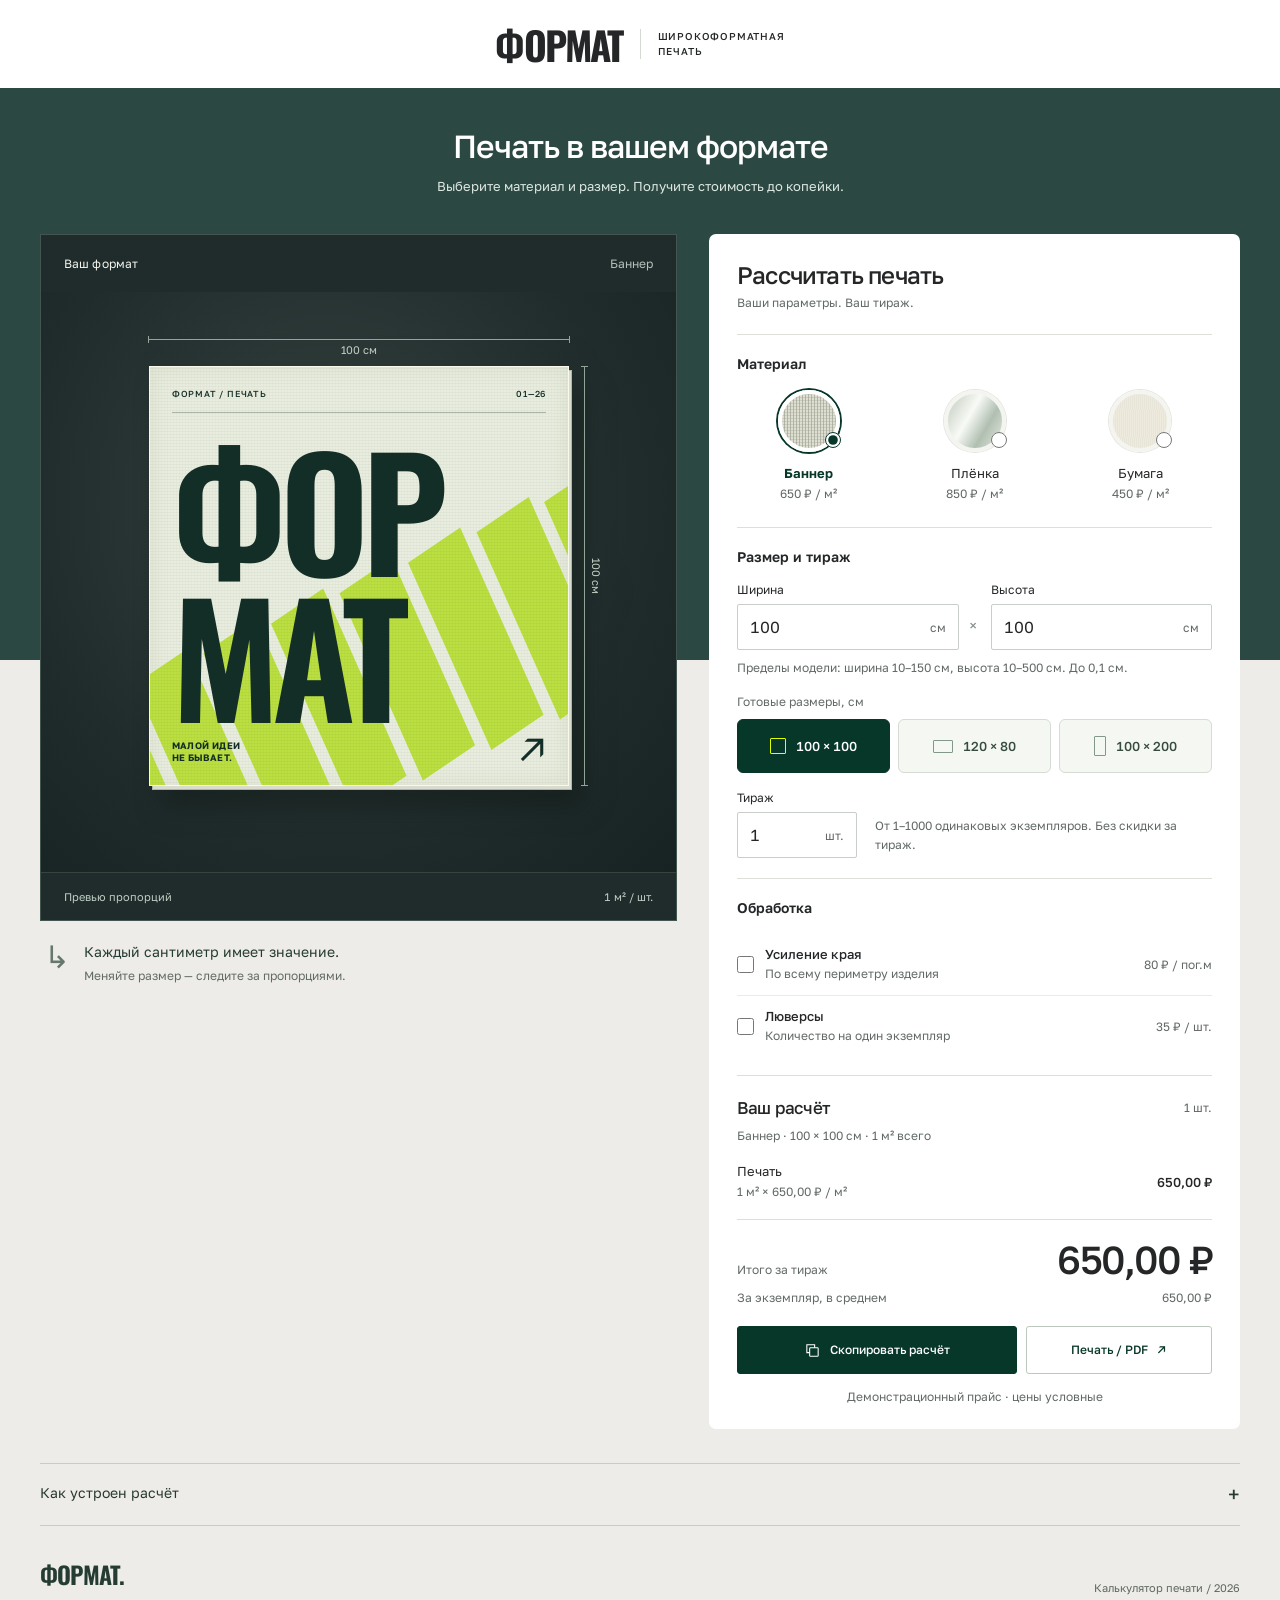
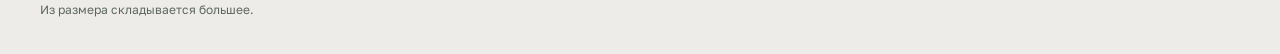
<file: print/index.html>
<!doctype html>
<html lang="ru">
<head><meta name="robots" content="noindex,nofollow">
  <meta charset="utf-8">
  <meta name="viewport" content="width=device-width, initial-scale=1">
  <meta name="color-scheme" content="light">
  <meta http-equiv="Content-Security-Policy" content="default-src 'none'; script-src 'self'; style-src 'self' 'unsafe-inline'; img-src 'self' data:; connect-src 'none'; font-src 'self'; base-uri 'none'; form-action 'none'; object-src 'none'">
  <title>Формат — калькулятор печати</title>
  <link rel="stylesheet" href="style.css">
  <script src="pricing.js" defer></script>
  <script src="engine.js" defer></script>
  <script src="app.js" defer></script>
</head>
<body>
<a class="skip-link" href="#calculator">К параметрам расчёта</a>
<header class="topbar"><a class="brand" href="#top" aria-label="Формат — широкоформатная печать, к началу"><span class="brand-name">ФОРМАТ</span><span class="brand-caption">ШИРОКОФОРМАТНАЯ<br> ПЕЧАТЬ</span></a></header>
<main id="top"><div class="page-heading"><h1>Печать в вашем формате</h1><p>Выберите материал и размер. Получите стоимость до копейки.</p></div>
<div class="calculator-layout" id="calculator"><aside class="media-column" aria-labelledby="preview-title">
<section class="preview-panel"><div class="preview-heading"><h2 id="preview-title">Ваш формат</h2><span id="preview-material">Баннер</span></div>
<div id="size-preview" class="preview-stage" role="img" aria-label="Схема пропорций: 100 на 100 сантиметров"><div class="specimen-frame"><span class="width-dimension" data-dimension="width">100 см</span>
<div class="specimen" id="specimen" data-material="banner" aria-hidden="true"><div class="poster-top"><span>ФОРМАТ / ПЕЧАТЬ</span><span>01—26</span></div><div class="poster-title">ФОР<span>МАТ</span></div><div class="poster-stripes"><i></i><i></i><i></i><i></i><i></i><i></i><i></i><i></i></div><div class="poster-foot"><span>МАЛОЙ ИДЕИ<br>НЕ БЫВАЕТ.</span><span class="poster-arrow">↗</span></div></div>
<span class="height-dimension" data-dimension="height">100 см</span></div></div>
<div class="preview-caption"><span>Превью пропорций</span><strong id="preview-area">1 м² / шт.</strong></div></section>
<div class="media-note"><span class="media-note-mark" aria-hidden="true">↳</span><p>Каждый сантиметр имеет значение.<br><span>Меняйте размер — следите за пропорциями.</span></p></div></aside><div class="configuration-column"><div class="builder-heading"><h2>Рассчитать печать</h2><p>Ваши параметры. Ваш тираж.</p></div>      <form class="calculator-panel" id="print-form" novalidate>
        <fieldset id="material"><legend>Материал</legend><div class="materials">
          <label class="material-option"><input type="radio" name="material" value="banner" checked><span class="material-art banner-art" aria-hidden="true"></span><span class="material-title">Баннер</span><span class="material-rate" data-rate="banner"></span></label>
          <label class="material-option"><input type="radio" name="material" value="film"><span class="material-art film-art" aria-hidden="true"></span><span class="material-title">Плёнка</span><span class="material-rate" data-rate="film"></span></label>
          <label class="material-option"><input type="radio" name="material" value="paper"><span class="material-art paper-art" aria-hidden="true"></span><span class="material-title">Бумага</span><span class="material-rate" data-rate="paper"></span></label>
        </div></fieldset>
        <fieldset id="dimensions"><legend>Размер и тираж</legend>
          <div class="size-fields"><div class="field"><label for="width">Ширина</label><div class="input-wrap"><input id="width" name="width" type="text" inputmode="decimal" value="100" maxlength="8" aria-describedby="size-help width-error" autocomplete="off"><span>см</span></div><span class="field-error" id="width-error"></span></div>
          <span class="multiply" aria-hidden="true">×</span>
          <div class="field"><label for="height">Высота</label><div class="input-wrap"><input id="height" name="height" type="text" inputmode="decimal" value="100" maxlength="8" aria-describedby="size-help height-error" autocomplete="off"><span>см</span></div><span class="field-error" id="height-error"></span></div></div>
          <p class="field-help" id="size-help"></p>
          <div class="presets" role="group" aria-label="Готовые размеры в сантиметрах"><span>Готовые размеры, см</span><button type="button" data-size="100,100" aria-pressed="true"><i class="preset-icon preset-square" aria-hidden="true"></i><span>100 × 100</span></button><button type="button" data-size="120,80" aria-pressed="false"><i class="preset-icon preset-wide" aria-hidden="true"></i><span>120 × 80</span></button><button type="button" data-size="100,200" aria-pressed="false"><i class="preset-icon preset-tall" aria-hidden="true"></i><span>100 × 200</span></button></div>
          <div class="quantity-row"><div class="field quantity-field"><label for="quantity">Тираж</label><div class="input-wrap"><input id="quantity" name="quantity" type="text" inputmode="numeric" value="1" maxlength="6" aria-describedby="quantity-help quantity-error" autocomplete="off"><span>шт.</span></div><span class="field-error" id="quantity-error"></span></div><p class="field-help" id="quantity-help"></p></div>
        </fieldset>
        <fieldset id="finishing"><legend>Обработка</legend>
          <div id="banner-options"><label class="option-row"><input type="checkbox" id="edge"><span><strong>Усиление края</strong><small>По всему периметру изделия</small></span><span class="option-rate" data-finish-rate="edge"></span></label>
          <label class="option-row"><input type="checkbox" id="eyelets-toggle"><span><strong>Люверсы</strong><small>Количество на один экземпляр</small></span><span class="option-rate" data-finish-rate="eyelets"></span></label>
          <div class="field eyelets-field" id="eyelets-field" hidden><label for="eyelets">Люверсов на экземпляр</label><div class="input-wrap"><input id="eyelets" type="text" inputmode="numeric" value="4" maxlength="4" aria-describedby="eyelets-help eyelets-error" autocomplete="off"><span>шт.</span></div><span class="field-help" id="eyelets-help"></span><span class="field-error" id="eyelets-error"></span></div></div>
          <div id="sheet-options" hidden><label class="option-row"><input type="checkbox" id="lamination"><span><strong>Ламинация</strong><small>На всю площадь тиража</small></span><span class="option-rate" data-finish-rate="lamination"></span></label></div>
          <p class="change-notice" id="change-notice" role="status"></p>
        </fieldset>
      </form>        <section id="estimate" class="estimate-panel" aria-labelledby="estimate-title"><div class="estimate-heading"><h2 id="estimate-title">Ваш расчёт</h2><span id="estimate-quantity">1 шт.</span></div>
          <div id="valid-result"><p class="estimate-spec" id="estimate-spec"></p><div id="cost-lines"></div><div class="total-row"><span>Итого за тираж</span><strong id="total-price">650 ₽</strong></div><div class="unit-row"><span>За экземпляр, в среднем</span><strong id="unit-price">650 ₽</strong></div><div class="actions"><button class="primary-button" type="button" id="copy-button"><svg width="17" height="17" viewBox="0 0 24 24" fill="none" stroke="currentColor" stroke-width="1.5" aria-hidden="true"><rect x="8" y="8" width="12" height="12" rx="1"/><path d="M15 8V4H4v11h4"/></svg> Скопировать расчёт</button><button class="secondary-button" type="button" id="print-button">Печать / PDF <span aria-hidden="true">↗</span></button></div></div>
          <div id="invalid-result" hidden><strong>Проверьте параметры</strong><p>Исправьте отмеченные поля, чтобы увидеть стоимость.</p></div>
          <p class="result-note">Демонстрационный прайс · цены условные</p>
          <p class="action-status" id="action-status" role="status"></p>
          <div id="copy-fallback" hidden><label for="copy-text">Скопируйте расчёт вручную</label><textarea id="copy-text" rows="9" readonly></textarea><button type="button" class="text-button" id="select-text">Выделить текст</button></div>
        </section></div></div>
<details class="price-info" id="price-info"><summary><span>Как устроен расчёт</span><span aria-hidden="true">+</span></summary><div class="price-info-content"><div><h2>У каждой детали — своя единица.</h2><p>Печать и ламинация считаются по площади, усиление — по периметру, люверсы — поштучно. Итог складывается из строк, округлённых до копеек.</p></div><div><p>Размеры — в сантиметрах. Площадь для расчёта не округляется. Доставка, раскладка на рулоне и производственные припуски не включены. Расчёт не подтверждает изготовимость.</p><span id="price-version"></span></div></div></details>
<p class="sr-only" id="live-summary" aria-live="polite" aria-atomic="true"></p><noscript><p class="noscript">Для расчёта включите JavaScript в браузере.</p></noscript></main>
<footer><div class="footer-lockup"><span class="footer-brand">ФОРМАТ.</span><span class="footer-tagline">Из размера складывается большее.</span></div><span>Калькулятор печати / 2026</span></footer>
<section id="print-sheet" aria-label="Расчёт для печати"><h1>Формат. Расчёт печати</h1><pre id="print-text"></pre></section></body></html>
</file>
<file: catalog.css>
*{box-sizing:border-box}body{margin:0;background:#f6f5f1;color:#242824;font:18px/1.6 system-ui,sans-serif}main{max-width:960px;padding:64px 24px;margin:auto}.eyebrow{font-size:15px;color:#50594d}h1{font-size:clamp(34px,6vw,58px);line-height:1.12;margin:24px 0}.intro{max-width:650px}ul{list-style:none;padding:0;margin:40px 0;display:grid;grid-template-columns:1fr 1fr;gap:0 36px}li{border-top:1px solid #bcc2b8;padding:22px 0}li a{font-size:27px;font-weight:650}li p{font-size:16px;margin:8px 0}a{color:#284c3c;text-underline-offset:5px}a:focus-visible{outline:3px solid #284c3c;outline-offset:5px}.note{font-size:15px;color:#50594d;border-top:1px solid #bcc2b8;padding-top:24px}@media(max-width:600px){main{padding:32px 20px}ul{grid-template-columns:1fr}}
</file>
<file: cleaning/style.css>
@font-face{font-family:Nunito;src:url('fonts/NunitoSans.ttf') format('truetype');font-weight:200 900;font-display:swap}
:root{font-family:Nunito,"Segoe UI",Arial,sans-serif;font-synthesis:none;color:#292a25;background:#fffdf8;--ink:#292a25;--muted:#6b6c61;--accent:#f39a27;--sand:#f6efe4;--line:#e7e3d9;--error:#a92620}
*{box-sizing:border-box}body{margin:0}button,input,textarea{font:inherit}button,a,input,summary{touch-action:manipulation}a{color:inherit}button{cursor:pointer}button:disabled{cursor:not-allowed}[hidden]{display:none!important}button:focus-visible,input:focus-visible,a:focus-visible,summary:focus-visible,textarea:focus-visible{outline:3px solid #9e5a08;outline-offset:4px}.skip-link{position:fixed;top:-80px;left:16px;background:var(--accent);padding:14px;z-index:10}.skip-link:focus{top:10px}
.site-header{max-width:1280px;margin:auto;display:flex;align-items:center;gap:50px;padding:21px 40px;border-bottom:1px solid var(--line)}.brand{display:flex;align-items:center;gap:10px;text-decoration:none;white-space:nowrap}.brand span{font-size:27px;font-weight:850;letter-spacing:-1.2px}
main{max-width:1280px;padding:0 40px;margin:auto}.page-heading{padding:34px 0 28px}.eyebrow{font-size:11px;letter-spacing:1.4px;font-weight:750;color:#94703d;margin:0 0 9px}h1{font-size:37px;line-height:1.15;letter-spacing:-1.1px;font-weight:850;margin:0}.page-heading>p:last-child{font-size:15px;line-height:1.6;color:var(--muted);margin:12px 0 0}.calculator-layout{display:grid;grid-template-columns:minmax(0,1.5fr) minmax(0,1fr);gap:30px;align-items:start}.calculator-form{padding:27px 29px 0;background:white;border:1px solid var(--line);border-radius:18px;min-width:0;margin:0}.calculator-form fieldset{min-inline-size:0;border:0;margin:0;padding:0 0 23px}.calculator-form fieldset+fieldset{padding-top:22px;border-top:1px solid var(--line)}.calculator-form legend{float:left;width:100%;margin:0 0 16px;padding:0;font-size:18px;font-weight:800;letter-spacing:-.3px}.calculator-form fieldset>div{clear:both}.calculator-form fieldset>p{clear:both}.type-options{display:grid;grid-template-columns:1fr 1fr;gap:12px}.type-option{display:flex;gap:9px;align-items:flex-start;border:1px solid #d8d7cc;border-radius:11px;padding:15px 13px;cursor:pointer;min-width:0;transition:border-color .12s,background .12s}.type-option:has(input:checked){background:#fff4e2;border-color:#d08219;box-shadow:inset 0 0 0 1px #d08219}.type-option input{width:16px;height:16px;flex-shrink:0;accent-color:#b87010;margin:3px 0 0}.type-option strong{display:block;font-size:14px;font-weight:800;line-height:1.35}.type-option small{font-size:12px;line-height:1.4;color:var(--muted);display:block;margin-top:5px}.type-description{font-size:13px;line-height:1.6;color:var(--muted);margin:12px 0 0;min-height:42px}.area-row{display:flex;align-items:center;gap:18px}.field{min-width:0}.area-row>.field{width:165px;flex-shrink:0}.input-wrap{display:flex;align-items:center;min-height:54px;border:1px solid #c7c6b8;border-radius:10px;background:#fff}.input-wrap:focus-within{border-color:#aa6c15;box-shadow:0 0 0 1px #aa6c15}.input-wrap:has([aria-invalid=true]){border-color:var(--error);box-shadow:none}.input-wrap input{min-width:0;width:100%;border:0;background:none;padding:11px 15px;font-size:24px;font-weight:700;color:var(--ink);font-variant-numeric:tabular-nums;outline:none!important}.input-wrap span{padding-right:16px;font-size:15px;color:var(--muted)}.presets{display:flex;gap:7px;flex-wrap:wrap}.presets button{min-height:44px;border:1px solid #e4dfd2;border-radius:9px;background:#faf8f3;padding:0 11px;font-size:13px;color:#595b4d}.presets button:hover{background:#f6efe4;border-color:#bf995d}.field-help{font-size:12px;line-height:1.6;color:var(--muted);margin:9px 0 0}.field-error{font-size:12px;color:var(--error);line-height:1.5;margin:6px 0 0}.field-error:empty{display:none}.rate-note{font-size:12px;line-height:1.6;color:#6e5d40;margin:5px 0 0}.windows-row{display:flex;align-items:center;justify-content:space-between;gap:15px}.window-label label{font-size:15px;font-weight:750;display:block}.window-label>span{display:block;font-size:12px;color:var(--muted);margin-top:4px}.stepper{display:flex;align-items:center;border:1px solid #cfcec2;border-radius:10px;overflow:hidden;flex-shrink:0;height:46px;background:#fff}.stepper button{width:44px;height:44px;border:0;background:#faf8f2;font-size:21px;color:#5a5b4e;line-height:1}.stepper button:hover:not(:disabled){background:#f6efe4}.stepper button:disabled{color:#b6b7aa}.stepper input{width:48px;min-width:0;border:0;border-left:1px solid var(--line);border-right:1px solid var(--line);height:44px;background:none;text-align:center;font-size:16px;color:var(--ink)}.stepper input[aria-invalid=true]{background:#fff1ee}.appliance-options{margin-top:17px}.extra-row{display:flex;align-items:center;gap:11px;padding:16px 0;border-top:1px solid var(--line);cursor:pointer;min-height:74px}.extra-row input{width:17px;height:17px;accent-color:#b87010;margin:0;flex-shrink:0}.extra-row svg{width:28px;height:28px;fill:none;stroke:#858373;stroke-width:1.3;flex-shrink:0}.extra-row strong{font-size:14px;font-weight:750;line-height:1.4;display:block}.extra-row small{font-size:12px;color:var(--muted);line-height:1.45;display:block;margin-top:3px}.extra-price{margin-left:auto;font-size:13px;font-weight:650;white-space:nowrap;color:#6b6557}.extra-row.included-state{cursor:default}.included-state .extra-price{color:#496043;font-weight:750}.change-notice{font-size:12px;color:#695b3f;line-height:1.6;margin:10px 0 0}.change-notice:empty{display:none}.scope{border-top:1px solid var(--line);padding:0;margin-top:1px}.scope summary{display:flex;align-items:center;justify-content:space-between;list-style:none;min-height:60px;gap:15px;font-size:14px;font-weight:750;cursor:pointer}.scope summary::-webkit-details-marker{display:none}.scope summary>span{font-size:22px;color:#807559}.scope[open] summary>span{transform:rotate(45deg)}.scope>div{padding-bottom:16px}.scope p{font-size:13px;line-height:1.7;color:var(--muted);margin:0 0 12px}
.summary-column{position:sticky;top:20px;min-width:0}.estimate{background:var(--sand);border:1px solid #e5dccb;border-radius:18px;padding:25px 26px}.estimate-heading{display:flex;align-items:baseline;justify-content:space-between;gap:16px}.estimate-heading h2{font-size:23px;font-weight:850;letter-spacing:-.6px;margin:0}.estimate-heading>span{font-size:14px;color:#6e6756}.estimate-type{font-size:15px;font-weight:750;margin:14px 0 4px}.basis-note{font-size:12px;color:#6c6659;margin:0 0 21px;line-height:1.6}.cost-line{display:flex;justify-content:space-between;gap:15px;align-items:baseline;font-size:13px;line-height:1.45;margin:14px 0}.cost-line>span{max-width:70%}.cost-line small{display:block;font-size:12px;color:#716b5c;margin-top:4px;line-height:1.5}.cost-line>strong{font-size:13px;font-weight:750;white-space:nowrap;font-variant-numeric:tabular-nums}.included-summary{font-size:12px;color:#526146;background:#e9edde;border-radius:9px;padding:10px 12px;line-height:1.65;margin:17px 0}.total{display:flex;align-items:baseline;justify-content:space-between;gap:14px;padding-top:18px;border-top:1px solid #dcd1bf;margin-top:20px}.total>span{font-size:16px;font-weight:700}.total>strong{font-size:36px;line-height:1.2;font-weight:850;letter-spacing:-.9px;font-variant-numeric:tabular-nums;text-align:right;overflow-wrap:anywhere}.price-note{font-size:12px;color:#756b59;margin:10px 0 0;text-align:right;line-height:1.5}.actions{display:grid;gap:9px;margin-top:23px}.actions button{min-height:49px;display:flex;align-items:center;justify-content:center;gap:10px;padding:10px 12px;font-size:14px;font-weight:800;border-radius:10px}.actions svg{width:18px;height:18px;fill:none;stroke:currentColor;stroke-width:1.5}.primary-button{background:var(--accent);color:#302712;border:1px solid #e39327}.primary-button:hover{background:#eba02f}.secondary-button{background:transparent;color:#60563f;border:1px solid #c5b89f}.secondary-button:hover{background:#f0e4d2}.actions button:disabled{opacity:.55}.estimate-foot{font-size:12px;text-align:center;line-height:1.5;margin:14px 0 0;color:#756c5b}.action-status{font-size:12px;line-height:1.6;color:#5a633c;margin:12px 0 0}.action-status:empty{display:none}#invalid-result{padding:18px 0;color:var(--error);font-size:15px;line-height:1.6}#invalid-result p{font-size:13px}#copy-fallback{margin-top:18px}#copy-fallback label{display:block;font-size:13px;font-weight:750;margin-bottom:7px}textarea{display:block;width:100%;border:1px solid #ccbea6;border-radius:8px;resize:vertical;padding:11px;font-size:12px;line-height:1.7;background:#fffdf8;color:var(--ink)}.text-button{min-height:44px;border:0;background:none;color:#6c5427;font-size:13px;font-weight:750;padding:8px 0}
footer{max-width:1280px;margin:32px auto 0;padding:20px 40px 29px;border-top:1px solid var(--line);display:flex;align-items:center;justify-content:space-between;gap:20px;color:#777467;font-size:12px}footer>span:first-child{font-size:19px;font-weight:850;color:#74715d;letter-spacing:-.7px}.sr-only{position:absolute;width:1px;height:1px;padding:0;margin:-1px;overflow:hidden;clip:rect(0,0,0,0);white-space:nowrap;border:0}#print-sheet{display:none}.noscript{color:var(--error);padding:20px}
@media(max-width:1100px){.site-header{gap:28px;padding-left:28px;padding-right:28px}main{padding-left:28px;padding-right:28px}.calculator-layout{grid-template-columns:minmax(0,1.35fr) minmax(0,1fr);gap:22px}.calculator-form{padding:23px 22px 0}.estimate{padding:22px 20px}.type-options{gap:9px}.type-option{padding:13px 10px;gap:7px}.type-option strong{font-size:13px}.type-option small{font-size:12px}.extra-row svg{display:none}.extra-price{font-size:12px}.area-row{gap:12px}.area-row>.field{width:139px}.presets{gap:5px}.presets button{font-size:12px;padding:0 8px}.total{display:block}.total>strong{display:block;text-align:left;margin-top:5px;font-size:35px}.price-note{text-align:left}}
@media(max-width:800px){.site-header{padding:16px 20px;gap:22px}.brand span{font-size:24px}.brand img{width:33px;height:33px}main{padding:0 20px}.page-heading{padding:28px 0 23px}h1{font-size:32px;max-width:560px}.page-heading>p:last-child{font-size:14px}.calculator-layout{grid-template-columns:1fr;gap:20px}.summary-column{position:static;display:flex;flex-direction:column;gap:20px}.estimate{order:1;padding:25px}.total{display:flex}.total>strong{display:inline;text-align:right}.type-option strong{font-size:15px}.extra-row svg{display:block}.extra-price{font-size:13px}.area-row>.field{width:170px}.presets button{font-size:13px;padding:0 12px}footer{padding:20px;font-size:11px}}
@media(max-width:480px){.site-header{padding:14px 16px;gap:14px}.brand{gap:7px}.brand span{font-size:24px}.page-heading{padding:24px 0 20px}.eyebrow{font-size:10px;letter-spacing:1px}h1{font-size:30px;line-height:1.15;letter-spacing:-.8px;max-width:330px}.page-heading>p:last-child{font-size:14px;line-height:1.5;margin-top:11px}main{padding:0 16px}.calculator-form{padding:22px 19px 0;border-radius:15px}.calculator-form legend{font-size:18px}.type-options{grid-template-columns:1fr;gap:8px}.type-option{padding:12px;align-items:center;gap:10px}.type-option input{margin-top:0}.type-option strong{font-size:14px}.type-option small{margin-top:2px;font-size:12px}.type-description{font-size:12px;min-height:0;line-height:1.6;margin-top:11px}.calculator-form fieldset{padding-bottom:21px}.calculator-form fieldset+fieldset{padding-top:20px}.area-row{gap:10px;align-items:start;flex-wrap:wrap}.area-row>.field{width:138px}.input-wrap{min-height:53px}.presets{gap:5px;flex:1;min-width:0}.presets button{font-size:12px;flex:1;min-width:44px;padding:0 7px;min-height:53px}.field-help,.rate-note{font-size:12px;line-height:1.6}.windows-row{gap:10px}.window-label label{font-size:14px}.window-label>span{font-size:12px}.stepper input{width:38px}.stepper button{width:40px}.extra-row{gap:9px;padding:15px 0}.extra-row svg{display:none}.extra-row strong{font-size:13px}.extra-row small{font-size:12px}.extra-price{font-size:12px}.scope summary{font-size:14px}.estimate{padding:23px 21px;border-radius:16px}.estimate-heading h2{font-size:23px}.cost-line{font-size:13px;gap:10px}.cost-line>span{max-width:65%}.cost-line>strong{font-size:13px}.total>strong{font-size:34px}.price-note{font-size:12px;text-align:right}footer{padding:18px 16px 24px;gap:12px;flex-wrap:wrap;margin-top:26px}footer>span:first-child{font-size:18px}#price-version{margin-left:auto;text-align:right}}
.presets{gap:7px}.presets button{min-height:46px;min-width:58px;padding:0 13px;border:1px solid #ded7c9;border-radius:9px;background:#fffdf8;font-weight:750;color:#625a4c;transition:background .15s,border-color .15s,color .15s,box-shadow .15s}.presets button:hover{background:#fff0d8;border-color:#d59137}.presets button[aria-pressed=true]{background:#fff0d8;border-color:#bd7415;box-shadow:inset 0 0 0 1px #bd7415;color:#603b0d}.presets button:active{background:#ffe3b6}.window-details{margin-top:6px;color:var(--muted);font-size:12px;line-height:1.6}.window-details summary{width:fit-content;min-height:32px;display:flex;align-items:center;gap:7px;cursor:pointer;list-style:none;color:#85602b;text-decoration:underline;text-decoration-color:#c9b28f;text-underline-offset:3px}.window-details summary::-webkit-details-marker{display:none}.window-details summary::after{content:'+';font-size:16px;text-decoration:none}.window-details[open] summary::after{content:'−'}.window-details p{margin:3px 0 12px;max-width:57ch}.stepper button{min-width:44px}
@media(max-width:480px){.presets button{min-width:44px;min-height:53px;padding:0 8px;font-size:12px}.area-row>.field{width:128px}}
@media(prefers-reduced-motion:reduce){*,*::before,*::after{transition:none!important;scroll-behavior:auto!important}}
@media print{@page{margin:18mm}body{background:white;color:#111}.site-header,main,footer,.skip-link{display:none!important}#print-sheet{display:block}#print-sheet h1{font-family:Nunito,"Segoe UI",sans-serif;font-size:24px}#print-text{font-family:Nunito,"Segoe UI",Arial,sans-serif;font-size:11pt;line-height:1.8;white-space:pre-wrap;overflow-wrap:anywhere}}
</file>
<file: delivery/style.css>
@font-face{font-family:Golos;src:url('fonts/GolosText.ttf') format('truetype');font-weight:400 900;font-display:swap}
:root{font-family:Golos,Arial,sans-serif;font-synthesis:none;color:#222;background:#f4f3f1;--ink:#222;--muted:#686764;--line:#e4e2df;--accent:#f65b20;--error:#a82d24}*{box-sizing:border-box}body{margin:0}a{color:inherit}button,input,select,textarea{font:inherit}button,input,select,summary,a{touch-action:manipulation}button{cursor:pointer}button:disabled{opacity:.4;cursor:not-allowed}[hidden]{display:none!important}a:focus-visible,button:focus-visible,input:focus-visible,select:focus-visible,summary:focus-visible,textarea:focus-visible{outline:2px solid #a63f14;outline-offset:4px}.skip{position:fixed;top:-100px;left:16px;z-index:5;background:#222;color:white;padding:14px}.skip:focus{top:10px}.site-header{max-width:1200px;margin:12px auto 4px;display:flex;align-items:center;gap:24px;padding:15px 24px;min-height:80px;background:white;border-radius:30px}.brand{display:inline-flex;align-items:center;gap:9px;min-height:44px;font-size:28px;font-weight:650;letter-spacing:-1.2px;text-decoration:none}.brand svg{width:28px;height:32px;fill:none;stroke:var(--accent);stroke-width:1.8;stroke-linejoin:round}.site-purpose{font-size:13px;color:var(--muted)}.header-help{margin-left:auto;text-decoration:none;font-size:14px;background:#f4f3f1;min-height:44px;display:inline-flex;align-items:center;gap:18px;padding:10px 18px;border-radius:24px}.header-help:hover{background:#eae8e5}main{max-width:1200px;margin:auto}.calculator-layout{display:grid;grid-template-columns:1fr 1fr;gap:4px;align-items:start}form{margin:0;min-width:0;background:white;border-radius:32px;overflow:hidden}.form-core{padding:36px 40px 25px}.form-heading{display:flex;align-items:start;gap:20px;justify-content:space-between;margin-bottom:25px}.form-heading h1{font-size:43px;line-height:1.03;font-weight:550;letter-spacing:-1.7px;margin:0}.form-heading h1 br{display:none}#calculation-notice{font-size:12px;line-height:1.5;color:var(--muted);max-width:95px;margin:4px 0 0;text-align:right}.form-section{border:0;margin:0;padding:0}.route-fields{display:grid;gap:8px;position:relative;padding-right:0}.field{min-width:0}.field label{display:block;font-size:13px;line-height:1.4;margin-bottom:7px;color:#555451;font-weight:400}.field input,.field select{width:100%;min-width:0;min-height:48px;padding:11px 14px;background:#f4f3f1;border:1px solid transparent;border-radius:14px;color:var(--ink);font-size:16px;font-variant-numeric:tabular-nums}.field select{cursor:pointer;padding-right:30px}.field input:hover,.field select:hover{background:#eeece9}.field [aria-invalid=true]{border-color:var(--error);background:#fff4f0}.route-fields .field{position:relative}.route-fields .field>label{position:absolute;left:24px;top:10px;font-size:11px;line-height:1.3;color:var(--muted);margin:0;pointer-events:none}.route-fields .field>select{min-height:58px;border-radius:32px;padding:25px 65px 10px 43px;font-size:15px}.route-fields .field::before{content:'';position:absolute;width:10px;height:10px;border:3px solid #f65b20;border-radius:50%;left:20px;top:30px;pointer-events:none}.route-fields .field:last-child::before{border-color:#4f4e4a}.route-fields .field>label{left:43px}#swap-route{position:absolute;right:9px;top:37px;z-index:1;width:44px;height:44px;border:4px solid white;border-radius:50%;background:#eae8e4;color:#333;font-size:24px;line-height:1;padding:0;display:grid;place-items:center}.error{font-size:12px;line-height:1.5;color:var(--error);margin:7px 8px 0}.error:empty{display:none}.helper{font-size:12px;line-height:1.6;color:var(--muted);margin:7px 0 0}#parcel-section{margin-top:23px}.parcel-measurements{display:block}.dimensions{border:0;margin:0;padding:0;min-inline-size:0}.dimensions legend{font-size:14px;font-weight:500;padding:0;margin-bottom:14px}.dimension-fields{display:grid;grid-template-columns:1fr 8px 1fr 8px 1fr;gap:7px;align-items:start}.dimension-fields .field label{font-size:12px;white-space:nowrap}.dimension-fields input{padding-left:14px}.times{margin-top:36px;align-self:start;font-size:13px;color:#77736f}.mass-count{display:grid;grid-template-columns:1fr 1fr;gap:16px;margin-top:16px}.mass-count .field label{font-size:12px}.mass-count .helper{display:none}.tariff-choice{min-inline-size:0;padding:0;border:0;display:grid;grid-template-columns:1fr 1fr;gap:8px;margin:22px 0 0}.tariff-choice legend{font-size:14px;font-weight:500;margin:0 0 12px;padding:0}.tariff-choice label{display:flex;flex-direction:column;position:relative;min-height:107px;gap:15px;background:#f6f5f3;border:2px solid transparent;border-radius:20px;padding:17px 15px 14px;font-size:15px;cursor:pointer}.tariff-choice label:has(input:checked){border-color:#222}.tariff-choice input{position:absolute;right:12px;top:13px;accent-color:#222;width:18px;height:18px;margin:0}.tariff-choice span{padding-right:15px}.tariff-choice strong{font-size:25px;font-weight:550;line-height:1.1;letter-spacing:-.7px;font-variant-numeric:tabular-nums;white-space:nowrap}.tariff-note{font-size:12px;margin:11px 0 0}.form-extras{padding:0 40px 22px}.option-disclosure{border-top:1px solid var(--line)}.option-disclosure>summary{position:relative;list-style:none;cursor:pointer;min-height:70px;padding:17px 33px 15px 0}.option-disclosure>summary>span{display:block;font-size:14px;font-weight:500;line-height:1.5}.option-disclosure>summary>small{display:block;font-size:12px;line-height:1.5;color:var(--muted);margin-top:3px}.option-disclosure>summary>b{position:absolute;right:0;top:20px;width:28px;height:28px;font-size:22px;font-weight:400;text-align:center;background:#f4f3f1;border-radius:50%;line-height:27px}.option-disclosure[open]>summary>b{transform:rotate(45deg)}summary::-webkit-details-marker{display:none}.service-list label{display:flex;align-items:start;gap:11px;min-height:76px;border-top:1px solid #eee;padding:14px 0;cursor:pointer}.service-list input{width:18px;height:18px;accent-color:#222;margin:2px 0 0;flex-shrink:0}.service-list label>span{font-size:13px;line-height:1.6}.service-list small{display:block;font-size:12px;color:var(--muted);font-weight:400;line-height:1.6;margin-top:3px}.service-list strong{margin-left:auto;white-space:nowrap;font-size:14px;font-weight:500;text-align:right;line-height:1.5}.service-list strong small{white-space:normal}.weight-inner{padding-bottom:20px}#parcel-figure{margin:0 auto 8px;width:240px;max-width:100%}#parcel-diagram{display:block;width:100%;height:auto;max-height:185px}#parcel-diagram text{font-family:Golos,Arial,sans-serif;font-size:20px;fill:#626861}#parcel-figure figcaption{font-size:12px;text-align:center;color:var(--muted);margin-top:-5px}#chargeable-weight{padding:17px;background:#f4f3f1;border-radius:16px}.weight-heading{display:flex;justify-content:space-between;gap:10px;align-items:center}.weight-heading h3{font-size:13px;font-weight:500;margin:0}.weight-heading>span{font-size:12px;color:var(--muted)}.weight-comparison{display:grid;grid-template-columns:1fr 10px 1fr 18px 1fr;gap:8px;align-items:center;margin-top:18px}.weight-comparison>div>span{font-size:12px;color:var(--muted);display:block;margin-bottom:8px}.weight-comparison strong{font-size:22px;line-height:1.2;font-weight:500;white-space:nowrap;font-variant-numeric:tabular-nums}.versus,.weight-arrow{font-size:17px;color:#8a8781;padding-top:20px;text-align:center}.billable-weight strong{color:#a63f14}#weight-explanation,.formula{font-size:12px;line-height:1.7;margin:15px 0 0}.formula{color:var(--muted);margin-top:8px}.shipment-facts{display:grid;gap:6px;border-top:1px solid #dedbd5;padding-top:12px;margin-top:15px;font-size:12px;line-height:1.6}.shipment-facts strong{font-weight:500}#method{border-top:1px solid var(--line)}#method>summary{min-height:55px;padding:17px 0;display:flex;align-items:center;justify-content:space-between;gap:20px;font-size:14px;line-height:1.5;list-style:none;cursor:pointer}#method>summary span{font-size:22px;font-weight:400}#method[open]>summary span{transform:rotate(45deg)}#method p{font-size:13px;line-height:1.8;color:var(--muted);margin:0 0 16px}#tariff-table{width:100%;table-layout:fixed;border-collapse:collapse;font-size:12px;line-height:1.6;margin:20px 0}#tariff-table caption{text-align:left;font-weight:500;margin-bottom:12px}#tariff-table th,#tariff-table td{text-align:left;vertical-align:top;padding:9px 8px 9px 0;border-bottom:1px solid var(--line);overflow-wrap:anywhere}#tariff-table th{font-weight:500}#tariff-table th:first-child{width:48%}
#quote-summary{border-radius:32px;background:#fff;overflow:hidden;min-width:0;position:sticky;top:12px}.parcel-photo{margin:0;position:relative}.parcel-photo img{display:block;width:100%;height:334px;object-fit:cover}.parcel-photo figcaption{font-size:11px;line-height:1.6;color:var(--muted);padding:10px 28px 0}.quote-body{padding:21px 32px 28px}.quote-top{display:none}#quote-title{font-size:24px;font-weight:500;letter-spacing:-.5px;line-height:1.3;margin:0 0 13px}#quote-route{font-size:17px;line-height:1.5;margin:0}#quote-parcels{font-size:13px;line-height:1.65;color:var(--muted);margin:8px 0 0}.grand-total{display:flex;justify-content:space-between;align-items:center;gap:20px;margin-top:25px}.grand-total>span{font-size:16px}.grand-total strong{font-size:52px;font-weight:550;letter-spacing:-2px;white-space:nowrap;font-variant-numeric:tabular-nums;line-height:1.15}.quote-inclusion{font-size:12px;color:var(--muted);line-height:1.6;margin:8px 0 20px}#price-details{border-top:1px solid var(--line);margin-top:15px}#price-details summary{min-height:51px;cursor:pointer;display:flex;justify-content:space-between;align-items:center;gap:20px;font-size:14px;list-style:none}#price-details summary span{font-size:21px;font-weight:400}#price-details:not([open]) summary span{font-size:0}#price-details:not([open]) summary span::before{content:'+';font-size:21px}#quote-lines{margin:0 0 16px}#quote-lines>div{display:flex;justify-content:space-between;gap:20px;font-size:13px;line-height:1.65;margin-top:12px}#quote-lines dt{color:var(--muted)}#quote-lines dd{margin:0;white-space:nowrap;font-variant-numeric:tabular-nums}.export-actions{display:grid;grid-template-columns:1.35fr 1fr;gap:8px;margin-top:10px}.primary,.secondary{border:1px solid #222;min-height:50px;border-radius:28px;padding:12px 17px;font-size:14px;line-height:1.5}.primary{background:#222;color:#fff}.primary:hover:not(:disabled){background:#424242}.secondary{background:#f4f3f1;border-color:transparent;color:#222}.secondary:hover:not(:disabled){background:#e9e6e1}.quote-footnote{font-size:12px;line-height:1.7;color:var(--muted);margin:18px 0 0}.quote-footnote br{display:none}#copy-status{font-size:13px;line-height:1.7;color:#44623e;margin:0}#copy-status:not(:empty){margin-top:15px}#copy-fallback{margin-top:15px}#copy-fallback label{font-size:13px;display:block;line-height:1.6;margin-bottom:8px}#copy-text{display:block;width:100%;font-size:13px;line-height:1.7;padding:12px;border:1px solid #ccc;border-radius:8px;resize:vertical}#select-copy{background:none;border:0;text-decoration:underline;font-size:13px;min-height:44px;padding:10px 0}.invalid-icon{font-size:22px;color:var(--error);display:grid;place-items:center;width:32px;height:32px;border:1px solid var(--error);border-radius:50%;margin-top:20px}#quote-invalid h3{font-size:21px;font-weight:500;color:var(--error);margin:15px 0 0}#quote-reason{font-size:14px;line-height:1.7;margin:12px 0}#quote-invalid>a{font-size:13px;min-height:44px;display:inline-flex;align-items:center;text-underline-offset:4px}footer{max-width:1200px;margin:4px auto 20px;padding:17px 24px;display:flex;align-items:center;gap:25px;font-size:12px;color:var(--muted)}footer .brand{font-size:24px;color:#222}footer>span{margin-left:auto}footer>a:last-child{display:inline-flex;align-items:center;min-height:44px;text-decoration:none}.sr-only{position:absolute;width:1px;height:1px;padding:0;margin:-1px;overflow:hidden;clip:rect(0,0,0,0);white-space:nowrap;border:0}#print-sheet{display:none}
@media(max-width:1240px){.site-header,main,footer{margin-left:20px;margin-right:20px}.form-core{padding:32px 30px 23px}.form-extras{padding-left:30px;padding-right:30px}.form-heading h1{font-size:40px}.form-heading h1 br{display:initial}.quote-body{padding-left:28px;padding-right:28px}.grand-total strong{font-size:48px}.export-actions{grid-template-columns:1fr}.parcel-photo img{height:clamp(250px,28vw,334px)}}
@media(max-width:900px){.site-header{padding:12px 21px;min-height:72px;margin-top:8px;border-radius:26px}.calculator-layout{display:block}.form-core{padding:30px}.form-heading h1{font-size:40px}.form-heading h1 br{display:none}form{border-radius:30px}.route-fields{grid-template-columns:1fr 1fr;gap:12px}#swap-route{top:8px;right:calc(50% - 22px)}.route-fields .field>select{padding-right:30px}.route-fields .field:first-child>select{padding-right:40px}.route-fields .field:last-child>select{padding-left:47px}.parcel-photo{display:none}#quote-summary{position:static;margin-top:4px;border-radius:30px}.quote-body{padding:28px 30px 30px}#quote-title{font-size:25px}.grand-total strong{font-size:48px}.export-actions{grid-template-columns:1.3fr 1fr;max-width:600px}.form-extras{padding-bottom:12px}.tariff-choice label{min-height:105px}.site-purpose{display:none}}
@media(max-width:600px){body{background:#f1efec}.site-header,main,footer{margin-left:0;margin-right:0}.site-header{margin:0 0 4px;padding:10px 20px;border-radius:0 0 26px 26px;min-height:70px;gap:12px}.brand{font-size:27px;gap:8px}.brand svg{width:25px;height:29px}.header-help{font-size:12px;min-height:44px;padding:10px 13px;gap:8px}.header-help span{display:none}.form-core{padding:26px 20px 22px}.form-heading{margin-bottom:22px;gap:15px;align-items:center}.form-heading h1{font-size:32px;letter-spacing:-1px;line-height:1.08}.form-heading h1 br{display:initial}#calculation-notice{font-size:12px;max-width:98px;line-height:1.6;margin:0}.route-fields{display:grid;grid-template-columns:1fr;gap:8px}.route-fields .field>select{min-height:55px;font-size:15px;padding:24px 56px 9px 43px;border-radius:30px}.route-fields .field>label{top:8px;left:43px;font-size:11px}.route-fields .field::before{top:27px}.route-fields .field:last-child>select{padding-left:43px}#swap-route{top:34px;right:8px}.route-fields .field:first-child>select{padding-right:56px}#parcel-section{margin-top:21px}.dimensions legend{font-size:14px;margin-bottom:11px}.dimension-fields{gap:6px;grid-template-columns:1fr 7px 1fr 7px 1fr}.dimension-fields .field label{font-size:12px;margin-bottom:6px}.field input{min-height:46px;font-size:16px;border-radius:13px;padding:10px 12px}.times{margin-top:35px}.mass-count{gap:13px;margin-top:15px}.mass-count .field label{font-size:12px;line-height:1.5}.tariff-choice{margin-top:21px;gap:8px}.tariff-choice legend{font-size:14px;margin-bottom:11px}.tariff-choice label{min-height:98px;border-radius:19px;font-size:14px;padding:14px 13px;gap:13px}.tariff-choice strong{font-size:24px}.tariff-choice input{right:11px;top:12px}.tariff-note{font-size:12px;line-height:1.6;margin-top:10px}.form-extras{padding:0 20px 12px}.option-disclosure>summary{min-height:68px;padding-top:16px;padding-bottom:14px}.option-disclosure>summary>span{font-size:14px}.option-disclosure>summary>small{font-size:12px}.service-list label{min-height:78px;gap:9px}.service-list label>span{font-size:13px;max-width:180px}.service-list strong{font-size:14px;min-width:80px}.service-list small{font-size:12px}.weight-heading{align-items:start}.weight-heading h3{max-width:150px;font-size:13px;line-height:1.6}.weight-heading>span{font-size:12px;white-space:nowrap;line-height:1.6}.weight-comparison{grid-template-columns:1fr 8px 1fr 13px 1fr;gap:6px}.weight-comparison strong{font-size:19px}.weight-comparison>div>span{font-size:12px}.versus,.weight-arrow{font-size:15px}#chargeable-weight{padding:15px 12px}#method>summary{font-size:14px;min-height:55px}#method p{font-size:13px}.quote-body{padding:25px 24px 27px}#quote-title{font-size:25px;margin-bottom:12px}#quote-route{font-size:16px}#quote-parcels{font-size:13px}.grand-total{margin-top:22px}.grand-total strong{font-size:47px}.grand-total>span{font-size:16px}.export-actions{grid-template-columns:1fr;gap:8px;margin-top:12px}.primary,.secondary{font-size:14px;min-height:50px}#quote-lines>div{font-size:13px;gap:15px}.quote-inclusion{font-size:12px}.quote-footnote{font-size:12px}footer{padding:16px 20px 23px;margin-bottom:0;gap:15px}footer .brand{font-size:24px}footer>span{font-size:11px}footer>a:last-child{display:none}}
@media(max-width:350px){.site-header{padding-left:16px;padding-right:16px;gap:9px}.brand{font-size:25px}.brand svg{width:22px}.header-help{font-size:12px;padding:9px 11px}.form-core{padding-left:16px;padding-right:16px}.form-extras{padding-left:16px;padding-right:16px}.form-heading h1{font-size:29px}.form-heading{gap:12px}#calculation-notice{max-width:82px;font-size:12px}.dimension-fields .field label{font-size:12px}.dimension-fields{column-gap:5px}.field input{padding-left:10px}.tariff-choice label{padding-left:11px;padding-right:11px}.tariff-choice strong{font-size:23px}.tariff-choice span{font-size:13px}.weight-comparison strong{font-size:17px}.weight-comparison>div>span{font-size:12px}#chargeable-weight{padding-left:10px;padding-right:10px}.quote-body{padding-left:20px;padding-right:20px}.grand-total strong{font-size:41px}}
@media(prefers-reduced-motion:reduce){*,*::before,*::after{transition:none!important;scroll-behavior:auto!important}}
@media print{@page{margin:16mm}body{background:#fff;color:#111}header,main,footer,.skip{display:none!important}#print-sheet{display:block}#print-sheet h1{font-size:22px;font-weight:500}#print-text{font-family:Golos,Arial,sans-serif;font-size:10pt;line-height:1.7;white-space:pre-wrap;overflow-wrap:anywhere}}

@media screen{
.form-heading{display:block}.form-heading h1{line-height:1.08}#calculation-notice{font-size:13px;max-width:none;text-align:left;margin:10px 0 0;line-height:1.5}.export-actions{grid-template-columns:1fr}.parcel-photo figcaption{font-size:12px}.teaching-panel{grid-column:1/-1;display:grid;grid-template-columns:1fr 1fr;align-items:start;gap:4px;border-radius:32px;background:#fff;padding:6px 0}.teaching-panel>#weight-details,.teaching-panel>#method{border-top:0;padding:6px 32px}.teaching-panel>#method>summary{min-height:70px}a:focus-visible,button:focus-visible,input:focus-visible,select:focus-visible,summary:focus-visible,textarea:focus-visible{outline:3px solid #2463eb;outline-offset:3px}
@media(max-width:900px){.teaching-panel{display:block;margin-top:4px}.teaching-panel>#method{border-top:1px solid #e4e2df}.form-heading{display:block}}
@media(max-width:600px){.teaching-panel>#weight-details,.teaching-panel>#method{padding:4px 20px}.form-heading h1{line-height:1.05}#calculation-notice{font-size:13px;margin-top:10px;max-width:none}.form-heading{margin-bottom:21px}}
@media(max-width:350px){.teaching-panel>#weight-details,.teaching-panel>#method{padding-left:16px;padding-right:16px}}
}

/* Compact delivery calculator, 05.11.2026 */
.brand-lockup{display:flex;flex-direction:column;align-items:flex-start;gap:0}.site-purpose{display:block;margin-left:37px;font-size:11px;line-height:1.5}.site-header{border-radius:14px;margin-bottom:14px;padding-top:15px;padding-bottom:15px}.calculator-layout{gap:16px}form,#quote-summary,.teaching-panel{border-radius:14px}.field input,.field select,.route-fields .field>select{border-radius:7px}.tariff-choice label{border-radius:10px}.primary,.secondary{border-radius:7px}.quote-body{padding-top:33px}.size-presets{margin-top:14px}.size-presets>span{display:block;font-size:11px;color:var(--muted);margin-bottom:8px}.size-presets>div{display:grid;grid-template-columns:repeat(3,minmax(0,1fr));gap:7px}.size-presets button{min-width:0;min-height:44px;border:1px solid #d9d6d1;border-radius:6px;background:white;color:#57534e;font-size:11px;font-weight:500;padding:7px 3px}.size-presets button:hover{background:#fff2e9;border-color:#f65b20}.size-presets button[aria-pressed=true]{border-color:#d94c16;background:#fff0e8;color:#91330f;box-shadow:inset 0 0 0 1px #d94c16}#price-version{margin-left:auto;text-align:right}#quote-summary{scroll-margin-top:20px}.mobile-quote{display:none}
@media(max-width:900px){.calculator-layout{gap:12px}.teaching-panel{margin-top:0}.mobile-quote{position:fixed;z-index:4;bottom:0;left:0;right:0;display:flex;align-items:center;justify-content:space-between;gap:15px;padding:12px 20px calc(12px + env(safe-area-inset-bottom));background:#fffffff7;border-top:1px solid #d4d0ca;box-shadow:0 -4px 20px #22222208}.mobile-quote>div{min-width:0}.mobile-quote>div>span{display:block;font-size:10px;color:var(--muted);margin-bottom:4px}.mobile-quote strong{font-size:22px;font-weight:550;line-height:1.2}.mobile-quote a{min-height:44px;display:flex;align-items:center;padding:10px 14px;border-radius:6px;background:#222;color:white;text-decoration:none;font-size:12px;flex-shrink:0}body{padding-bottom:calc(84px + env(safe-area-inset-bottom))}.site-purpose{display:block!important}.quote-body{padding-top:26px}}
@media(max-width:350px){.size-presets>div{gap:4px}.size-presets button{font-size:10px}.mobile-quote strong{font-size:19px}.mobile-quote{padding-left:16px;padding-right:16px}}
@media print{.mobile-quote{display:none!important}body{padding-bottom:0}}
</file>
<file: dimensions/style.css>
@font-face{font-family:Golos;src:url('fonts/GolosText.ttf') format('truetype');font-weight:400 900;font-display:swap}
:root{font-family:Golos,"Segoe UI",Arial,sans-serif;font-synthesis:none;color:#242925;background:#fafaf7;--ink:#242925;--action:#273d32;--muted:#70756d;--line:#dcdfd5;--stage:#eeeee6;--error:#a12b2b}
*{box-sizing:border-box}body{margin:0}button,input,textarea{font:inherit}button,a,input,summary{touch-action:manipulation}button{cursor:pointer}button:disabled{cursor:not-allowed;opacity:.4}a{color:inherit}[hidden]{display:none!important}
a:focus-visible,input:focus-visible,button:focus-visible,textarea:focus-visible,summary:focus-visible{outline:2px solid #486a51;outline-offset:4px}.skip-link{position:fixed;top:-100px;left:20px;background:var(--action);color:white;padding:14px;z-index:10}.skip-link:focus{top:8px}
.site-header{max-width:1440px;margin:auto;padding:24px 48px;display:flex;align-items:center;gap:36px;border-bottom:1px solid var(--line)}.brand{display:flex;align-items:center;gap:10px;text-decoration:none;font-size:35px;font-weight:650;letter-spacing:-1.8px;line-height:1}.brand>span{margin-left:-9px}.brand svg{width:29px;height:29px}.header-context{font-size:12px;color:var(--muted)}
main{max-width:1440px;margin:auto;padding:36px 48px 0}.product-layout{display:grid;grid-template-columns:minmax(0,1.28fr) minmax(0,1fr);gap:64px;align-items:start}.configuration-panel{min-width:0}.page-heading{margin:0 0 28px}.product-category{font-size:12px;color:var(--muted);margin:0 0 13px}.page-heading h1{font-size:45px;line-height:1.05;font-weight:500;letter-spacing:-1.9px;margin:0}.product-intro{font-size:14px;line-height:1.65;max-width:370px;margin:16px 0 0;color:var(--muted)}
.diagram-panel{min-width:0;position:sticky;top:24px;background:var(--stage);padding:27px 28px 23px;min-height:700px;display:flex;flex-direction:column}.diagram-heading{display:flex;justify-content:space-between;gap:18px;align-items:center}.diagram-heading h2{font-size:12px;font-weight:400;margin:0;color:#64695e}.diagram-heading>span{font-size:13px;font-weight:500}.diagram-stage{position:relative;display:flex;align-items:center;justify-content:center;flex:1;min-height:475px;margin:0 -20px}#panel-diagram{display:block;width:100%;height:auto;overflow:visible;filter:drop-shadow(0 14px 12px #34352310)}#panel-faces polygon{stroke:#7d6c5138;stroke-width:.6;stroke-linejoin:round}#panel-shadow{opacity:.1}.dimension-letters{font-family:Golos,Arial,sans-serif;font-weight:400}#diagram-error{text-align:center;padding:70px 25px;font-size:18px;color:var(--error)}#diagram-error p{font-size:14px;color:var(--muted);line-height:1.6}
.diagram-readout{display:grid;grid-template-columns:repeat(3,minmax(0,1fr));border-top:1px solid #cbcec1;padding:20px 0 0}.diagram-readout>div{min-width:0}.diagram-readout>div+div{border-left:1px solid #cbcec1;padding-left:22px}.diagram-readout span{font-size:12px;display:block;color:#72766a;margin-bottom:8px}.diagram-readout strong{font-size:21px;font-weight:450;letter-spacing:-.5px;white-space:nowrap;font-variant-numeric:tabular-nums}.diagram-note{font-size:12px;color:#72766a;line-height:1.65;margin:22px 0 0}
#panel-form{margin:0}fieldset{margin:0;border:0;min-inline-size:0;padding:0 0 22px}fieldset+fieldset{border-top:1px solid var(--line);padding-top:20px}legend{float:left;width:100%;padding:0;margin:0 0 14px;display:flex;align-items:baseline;gap:15px;font-size:11px;color:#8b9085;font-weight:400}legend>span{font-size:14px;color:var(--ink);font-weight:500}fieldset>div,fieldset>p{clear:both}.group-help{font-size:12px;color:var(--muted);margin:-5px 0 10px}.material-options{border-top:1px solid var(--line)}.material-option{position:relative;display:flex;align-items:center;gap:14px;min-height:48px;border-bottom:1px solid var(--line);padding:8px 9px;cursor:pointer;transition:background .12s}.material-option:has(input:checked){background:#e7ebe1}.material-option input{appearance:none;position:absolute;right:12px;top:16px;margin:0;width:16px;height:16px;border:1px solid #9ba291;border-radius:50%;background:transparent}.material-option input:checked{border:5px solid var(--action);background:white}.material-swatch{width:32px;height:28px;flex-shrink:0;border:1px solid #79562e20}.material-swatch.pine{background:#dec59a}.material-swatch.birch{background:#e8d9b9}.material-swatch.oak{background:#bc945f}.material-option>span:last-child{display:flex;justify-content:space-between;align-items:center;flex:1;gap:12px;padding-right:35px}.material-option strong{font-size:14px;font-weight:400}.material-option small{font-size:12px;color:#6a7163;white-space:nowrap;font-variant-numeric:tabular-nums}
.dimension-fields{display:grid;grid-template-columns:repeat(3,minmax(0,1fr));gap:12px}.field{min-width:0}.field>label{display:flex;justify-content:space-between;gap:8px;font-size:12px;margin-bottom:8px}.field>label>span{font-size:12px;color:#8b9085}.input-wrap{display:flex;align-items:center;border:1px solid #c6cbbd;background:#fff;min-width:0;min-height:45px}.input-wrap:focus-within{border-color:#486a51;box-shadow:0 0 0 1px #486a51}.input-wrap:has([aria-invalid=true]){border-color:var(--error)}.input-wrap input{width:100%;min-width:0;padding:11px 9px;border:0;background:transparent;font-size:16px;color:var(--ink);font-variant-numeric:tabular-nums;outline:none!important}.input-wrap>span{font-size:12px;color:var(--muted);padding-right:9px}.field-help{font-size:12px;color:var(--muted);line-height:1.4;margin:7px 0 0}.field-error{font-size:12px;color:var(--error);line-height:1.5;margin:7px 0 0}.field-error:empty{display:none}.model-help{font-size:12px;color:var(--muted);line-height:1.5;margin:12px 0 0}
#quantity-control{display:grid;grid-template-columns:1fr auto;align-items:center;column-gap:20px;padding-bottom:20px}#quantity-control legend{display:contents}#quantity-control legend>span{grid-column:1;grid-row:1;padding-left:27px}#quantity-control legend::before{content:'03';font-size:11px;color:#8b9085;grid-column:1;grid-row:1}.quantity-row{grid-column:2;grid-row:1;display:flex;align-items:center;gap:10px}.quantity-row>.field-help{display:none}.stepper{display:flex;height:44px;border:1px solid #c6cbbd;background:#fff}.stepper button{width:44px;border:0;background:transparent;color:var(--ink);font-size:19px}.stepper button:hover:not(:disabled){background:#e7ebe1}.stepper input{width:49px;min-width:0;border:0;border-left:1px solid var(--line);border-right:1px solid var(--line);background:transparent;text-align:center;color:var(--ink);font-size:15px}.stepper input[aria-invalid=true]{background:#fff1ef}#quantity-error{grid-column:1/-1}
.estimate{border-top:1px solid var(--line);padding-top:21px}.estimate h2{font-size:12px;font-weight:400;color:var(--muted);margin:0 0 11px}#valid-result{display:grid}.total-row{grid-row:1;display:flex;align-items:baseline;justify-content:space-between;gap:12px;padding:0 0 18px}.total-row>span{font-size:13px;color:var(--muted)}.total-row>strong{font-size:46px;font-weight:500;letter-spacing:-1.8px;line-height:1.05;white-space:nowrap;font-variant-numeric:tabular-nums}.cost-details{grid-row:2;display:grid;grid-template-columns:1fr 1fr;gap:10px 24px;margin:0 0 18px;padding-top:15px;border-top:1px solid var(--line)}.cost-details>div{min-width:0;display:flex;justify-content:space-between;gap:12px;align-items:baseline;font-size:12px}.cost-details>div:nth-child(3){grid-column:1/-1;display:none}.cost-details .unit-price-line{grid-column:1/-1;grid-row:1;font-size:13px;margin-bottom:2px}.cost-details dt{color:var(--muted)}.cost-details dd{margin:0;text-align:right;font-variant-numeric:tabular-nums}.rounding-note{grid-row:4;font-size:12px;color:var(--muted);line-height:1.5;margin:11px 0 0}.rounding-note br{display:none}.rounding-note br::after{content:' '}.actions{grid-row:3;display:grid;grid-template-columns:1.5fr 1fr;gap:8px}.actions button{min-height:48px;font-size:12px;font-weight:450;padding:10px 16px;border:1px solid var(--action);border-radius:0}.primary-button{background:var(--action);color:#fff;display:flex;justify-content:space-between;align-items:center;gap:15px}.primary-button:hover:not(:disabled){background:#182c20}.primary-button span{font-size:18px}.secondary-button{background:transparent;color:var(--action)}.secondary-button:hover:not(:disabled){background:#e7ebe1}.price-note{grid-row:5;font-size:12px;color:var(--muted);margin:7px 0 0}.action-status{font-size:13px;line-height:1.5;margin:0}.action-status:not(:empty){margin-top:12px}#invalid-result{border-left:2px solid var(--error);padding:5px 0 5px 16px;color:var(--error);font-size:15px}#invalid-result p{font-size:13px;line-height:1.5}#copy-fallback{margin-top:16px}#copy-fallback label{font-size:13px;display:block;margin-bottom:8px}#copy-text{display:block;width:100%;padding:12px;font-size:13px;line-height:1.5;border:1px solid var(--line);resize:vertical;background:#fff}.text-button{padding:10px 0;border:0;background:transparent;text-decoration:underline;font-size:13px;color:var(--action)}
.method{margin-top:36px;border-top:1px solid var(--line);border-bottom:1px solid var(--line)}.method summary{display:flex;align-items:center;justify-content:space-between;list-style:none;padding:20px 0;font-size:13px;cursor:pointer}.method summary::-webkit-details-marker{display:none}.method summary>span{font-size:22px;font-weight:300}.method[open] summary>span{transform:rotate(45deg)}.method>div{display:grid;grid-template-columns:1fr 1fr;gap:60px;padding:0 0 25px}.method p{font-size:13px;line-height:1.8;margin:0;color:var(--muted)}footer{max-width:1440px;margin:auto;padding:26px 48px 30px;display:flex;justify-content:space-between;gap:20px;font-size:12px;color:var(--muted)}footer>span:first-child{font-size:20px;letter-spacing:-1px;color:var(--ink)}.sr-only{position:absolute;width:1px;height:1px;padding:0;margin:-1px;overflow:hidden;clip:rect(0,0,0,0);white-space:nowrap;border:0}#print-sheet{display:none}.noscript{padding:20px;color:var(--error)}
.brand svg{display:none}.site-header{padding-top:19px;padding-bottom:19px}.diagram-panel{background:#f3eee4;min-height:640px}.diagram-stage{min-height:415px}#panel-grain{opacity:.14}.page-heading{margin-bottom:21px}.product-category{margin-bottom:9px}.page-heading h1{font-size:38px;line-height:1.08;letter-spacing:-1.45px}.product-intro{margin-top:12px;font-size:13px;max-width:none}fieldset{padding-bottom:16px}fieldset+fieldset{padding-top:16px}legend{margin-bottom:11px}.group-help{margin-bottom:8px}.material-option{min-height:44px}.material-option input{top:14px}.model-help{display:none}#quantity-control{display:flex;justify-content:space-between;padding-top:15px;padding-bottom:15px}#quantity-control legend{display:flex;float:none;width:auto;margin:0;gap:15px}#quantity-control legend>span{padding:0}#quantity-control legend::before{content:none}.quantity-row{display:flex}.estimate{padding-top:17px}.total-row>strong{font-size:52px}.rounding-note br{display:initial}.rounding-note{max-width:360px}.cost-details{gap:8px 20px;padding-top:12px;margin-bottom:15px}
#quantity-control{display:block;position:relative;min-height:74px}#quantity-control legend{position:absolute;top:28px;left:0}#quantity-control .quantity-row{justify-content:flex-end}.page-heading{margin-bottom:17px}.product-category{margin-bottom:7px}.product-intro{margin-top:10px}
@media(min-width:1500px){.total-row>strong{font-size:52px}}
@media(max-width:1200px){.site-header{padding:22px 32px}main{padding:30px 32px 0}.product-layout{gap:36px;grid-template-columns:1.1fr 1fr}.page-heading h1{font-size:39px}.diagram-panel{padding:24px 22px;min-height:680px}.diagram-stage{min-height:450px}.diagram-readout strong{font-size:18px}.diagram-readout>div+div{padding-left:13px}.total-row>strong{font-size:37px}.cost-details{grid-template-columns:1fr}.cost-details .unit-price-line{grid-row:auto}.cost-details>div{grid-column:1/-1}footer{padding-left:32px;padding-right:32px}}
@media(max-width:800px){.site-header{padding:20px 24px}.header-context{display:block}.brand{font-size:31px}main{padding:28px 24px 0}.product-layout{grid-template-columns:1fr;gap:32px}.configuration-panel{order:1}.diagram-panel{order:2;position:static;min-height:550px}.page-heading{margin-bottom:25px}.page-heading h1{font-size:44px}.product-intro{max-width:410px}.diagram-stage{min-height:340px}.diagram-readout strong{font-size:23px}.cost-details{grid-template-columns:1fr 1fr}.cost-details>div{grid-column:auto}.cost-details .unit-price-line{grid-column:1/-1;grid-row:1}.total-row>strong{font-size:46px}.method>div{gap:25px}footer{padding-left:24px;padding-right:24px}}
@media(max-width:480px){.site-header{padding:19px 20px}.brand{font-size:29px}.brand svg{width:25px;height:25px}main{padding:25px 20px 0}.product-category{font-size:12px;margin-bottom:12px}.page-heading h1{font-size:39px;line-height:1.07;letter-spacing:-1.6px}.product-intro{font-size:13px;line-height:1.6;margin-top:13px;max-width:310px}.page-heading{margin-bottom:24px}fieldset{padding-bottom:20px}fieldset+fieldset{padding-top:18px}.dimension-fields{gap:8px}.field>label{gap:5px}.input-wrap input{padding:11px 7px}.input-wrap>span{padding-right:7px}.model-help{font-size:12px}.total-row{display:block}.total-row>span{display:block;margin-bottom:9px}.total-row>strong{font-size:44px;letter-spacing:-1.6px}.cost-details{grid-template-columns:1fr;gap:10px}.cost-details>div{grid-column:1/-1}.actions{grid-template-columns:1fr 1fr;gap:7px}.actions button{font-size:12px;padding:10px 12px}.actions .primary-button{gap:6px}.diagram-panel{padding:20px 18px;min-height:440px}.diagram-heading{gap:10px}.diagram-heading h2{font-size:12px}.diagram-heading>span{font-size:12px}.diagram-stage{min-height:260px;margin:0 -12px}.diagram-readout{padding-top:17px}.diagram-readout strong{font-size:17px}.diagram-readout>div+div{padding-left:11px}.diagram-readout span{font-size:12px}.diagram-note{font-size:12px;line-height:1.65;margin-top:18px}.method{margin-top:28px}.method>div{grid-template-columns:1fr;gap:15px}.method summary{font-size:13px}footer{padding:23px 20px;font-size:12px;flex-wrap:wrap}#price-version{margin-left:auto;text-align:right}}
@media(max-width:350px){.page-heading h1{font-size:35px}.total-row>strong{font-size:37px}.diagram-readout strong{font-size:15px}.diagram-readout>div+div{padding-left:7px}.diagram-panel{padding:18px 14px}.actions{grid-template-columns:1fr}}
@media(min-width:801px){.site-header{padding-top:15px;padding-bottom:15px}main{padding-top:28px}.page-heading{margin-bottom:12px}fieldset{padding-bottom:12px}}
@media(max-width:480px){.page-heading h1{font-size:30px;line-height:1.12;letter-spacing:-1px}.page-heading h1 br{display:none}}

.brand-lockup{display:flex;flex-direction:column;align-items:flex-start;gap:7px}.header-context{font-size:11px;line-height:1.5;letter-spacing:.1px}.brand{gap:0}.brand>span{margin-left:0}.dimension-fields .input-wrap{min-height:56px;background:#fff;border-color:#b6beb0}.dimension-fields input{font-size:22px;font-weight:500;padding:13px 10px;letter-spacing:-.5px}.dimension-fields .input-wrap>span{font-size:12px}.size-presets{margin-top:16px}.size-presets>span{display:block;font-size:11px;color:var(--muted);margin-bottom:8px}.size-presets>div{display:grid;grid-template-columns:repeat(3,minmax(0,1fr));gap:8px}.size-presets button{min-width:0;min-height:44px;border:1px solid #c6cbbd;background:transparent;padding:8px 5px;color:#4b564a;font-size:12px;font-weight:500;transition:background .12s,border-color .12s,color .12s}.size-presets button:hover{background:#e7ebe1;border-color:#85967f}.size-presets button[aria-pressed=true]{background:var(--action);border-color:var(--action);color:#fff}.size-presets button:active{background:#405a45;color:#fff}.total-row>strong{font-weight:550}#price-version{margin-left:auto;text-align:right}
@media(max-width:480px){.dimension-fields input{font-size:20px;padding:13px 8px}.dimension-fields .input-wrap>span{padding-right:7px;font-size:11px}.size-presets>div{gap:6px}.size-presets button{font-size:11px}.brand-lockup{gap:6px}}

@media(prefers-reduced-motion:reduce){*,*::before,*::after{transition:none!important;scroll-behavior:auto!important}}
@media print{@page{margin:18mm}body{color:#111;background:#fff}.site-header,main,footer,.skip-link{display:none!important}#print-sheet{display:block}#print-sheet h1{font-family:Golos,"Segoe UI",Arial,sans-serif;font-size:24px}#print-text{font-family:Golos,"Segoe UI",Arial,sans-serif;font-size:11pt;line-height:1.8;white-space:pre-wrap;overflow-wrap:anywhere}}
</file>
<file: doors/style.css>
@font-face{font-family:Golos;src:url('fonts/GolosText.ttf') format('truetype');font-weight:400 900;font-display:swap}
:root{font-family:Golos,Arial,sans-serif;font-synthesis:none;color:#242522;background:#fff;--ink:#242522;--muted:#666961;--line:#d8dbd4;--error:#a02720;--primary:#292d27}*{box-sizing:border-box}body{margin:0}button,input,select,textarea{font:inherit}button,a,input,select,summary{touch-action:manipulation}button{cursor:pointer}button:disabled{opacity:.4;cursor:not-allowed}a{color:inherit}[hidden]{display:none!important}a:focus-visible,button:focus-visible,input:focus-visible,select:focus-visible,summary:focus-visible,textarea:focus-visible{outline:2px solid #4f6150;outline-offset:3px}.skip-link{position:fixed;top:-100px;left:16px;background:var(--primary);color:white;padding:14px;z-index:10}.skip-link:focus{top:8px}
header{max-width:1400px;margin:auto;padding:22px 40px;min-height:72px;border-bottom:1px solid var(--line);display:flex;align-items:center;gap:30px}.brand{text-decoration:none;font-size:29px;line-height:1;letter-spacing:-1.5px;font-weight:550}header>span{font-size:12px;color:var(--muted)}.list-link{margin-left:auto;font-size:13px;text-decoration:none;display:flex;gap:12px;align-items:center}.list-link>span{font-size:12px;border:1px solid var(--line);min-width:27px;min-height:27px;display:grid;place-items:center}.list-link:hover{text-decoration:underline;text-underline-offset:4px}main{max-width:1400px;margin:auto;padding:30px 40px 0}.door-workspace{display:grid;grid-template-columns:minmax(0,1.05fr) minmax(0,.95fr);gap:52px;align-items:start}.door-scene{margin:0;min-width:0;position:sticky;top:20px}.scene-image{position:relative;aspect-ratio:3/4;overflow:hidden;background:#e8e3d8}.room-background,#door-preview{position:absolute;inset:0;display:block;width:100%;height:100%}.room-background{object-fit:contain}#door-preview{pointer-events:none}#preview-error{position:absolute;left:16px;right:16px;bottom:20px;padding:14px 16px;background:#fffffff0;color:var(--error);font-size:14px;line-height:1.5}figcaption{display:flex;justify-content:space-between;align-items:start;gap:25px;padding:17px 0 0}figcaption>div>span{font-size:12px;color:var(--muted);display:block;margin-bottom:7px}figcaption strong{font-size:18px;font-weight:400;font-variant-numeric:tabular-nums;letter-spacing:-.3px}figcaption p{font-size:12px;line-height:1.6;color:var(--muted);margin:0;text-align:right}
.door-config{min-width:0}.product-heading{margin-bottom:26px}.eyebrow{font-size:12px;color:var(--muted);line-height:1.5;margin:0 0 13px}.product-heading h1{font-size:42px;line-height:1.08;letter-spacing:-1.5px;font-weight:400;margin:0;max-width:480px}.product-heading>p:last-child{font-size:13px;color:var(--muted);line-height:1.6;margin:15px 0 0;max-width:450px}h1:focus,h2:focus{outline:none}form{margin:0}.field{min-width:0}.field>label{display:block;font-size:13px;line-height:1.4;margin-bottom:8px}.field-pair{display:grid;grid-template-columns:1fr 1fr;gap:14px;margin-top:15px}.field select{display:block;width:100%;min-width:0;min-height:44px;padding:10px 31px 10px 12px;border:1px solid #bdc3b5;border-radius:0;color:var(--ink);background:#fff;font-size:15px;cursor:pointer}.field input{color:var(--ink);font-size:16px}.field select[aria-invalid=true],.quantity-wrap:has([aria-invalid=true]){border-color:var(--error)}.field-error{font-size:12px;line-height:1.5;color:var(--error);margin:7px 0 0}.field-error:empty{display:none}.helper{font-size:12px;line-height:1.5;color:var(--muted);margin:8px 0 0}.finish-field{padding:0;margin:19px 0 0;border:0;min-inline-size:0}.finish-field legend{padding:0;font-size:13px;margin-bottom:10px}.finish-options{display:flex;gap:10px}.finish-options label{flex:1;min-width:0;display:flex;align-items:center;gap:8px;min-height:43px;padding:7px 7px;border:1px solid var(--line);font-size:12px;cursor:pointer;transition:border-color .12s,background .12s}.finish-options label:has(input:checked){border-color:var(--ink);background:#f8f9f6}.finish-options input{width:13px;height:13px;accent-color:var(--ink);margin:0;flex-shrink:0}.swatch{width:16px;height:22px;border:1px solid #b8b6aa;display:block;flex-shrink:0}.swatch.white{background:#ecebe5}.swatch.grey{background:#8c9087}.swatch.oak{background:#c8a571}.hardware-field{margin-top:18px}.quantity-install{display:grid;grid-template-columns:minmax(0,.7fr) minmax(0,1.3fr);gap:22px;align-items:center;margin-top:18px}.quantity-wrap{display:flex;min-height:44px;border:1px solid #bdc3b5;align-items:center}.quantity-wrap input{width:100%;min-width:0;border:0;background:none;padding:10px 12px;outline:none;font-variant-numeric:tabular-nums}.quantity-wrap:focus-within{outline:2px solid #4f6150;outline-offset:2px}.quantity-wrap>span{font-size:12px;color:var(--muted);padding-right:12px}.installation{font-size:13px;display:flex;align-items:start;gap:10px;cursor:pointer;padding-top:15px}.installation input,.delivery-control input{width:16px;height:16px;flex-shrink:0;accent-color:var(--ink);margin:2px 0 0}.installation small,.delivery-control small{display:block;font-size:12px;color:var(--muted);line-height:1.5;margin-top:6px}
.draft-summary{margin-top:23px;border-top:1px solid var(--ink);padding-top:19px}.draft-price-row{display:flex;align-items:start;justify-content:space-between;gap:20px}.draft-price-row h2{font-size:13px;font-weight:400;margin:0}.draft-price-row p{font-size:12px;color:var(--muted);line-height:1.6;margin:8px 0 0}.draft-price{font-size:32px;font-weight:500;line-height:1.1;letter-spacing:-.8px;white-space:nowrap;font-variant-numeric:tabular-nums}.demo-note{font-size:12px;color:var(--muted);margin:13px 0 0;line-height:1.5}.draft-breakdown{margin-top:9px}.draft-breakdown summary{font-size:12px;display:flex;justify-content:space-between;align-items:center;gap:15px;list-style:none;padding:8px 0;cursor:pointer}.draft-breakdown summary::-webkit-details-marker{display:none}.draft-breakdown summary span{font-size:18px}.draft-breakdown[open] summary span{transform:rotate(45deg)}.draft-breakdown dl{margin:6px 0 12px}.draft-breakdown dl>div{display:flex;justify-content:space-between;gap:18px;font-size:12px;color:var(--muted);line-height:1.6;padding:4px 0}.draft-breakdown dd{margin:0;white-space:nowrap;color:var(--ink);font-variant-numeric:tabular-nums}.draft-actions{display:flex;gap:9px;margin-top:13px}.primary,.secondary{min-height:46px;border:1px solid var(--primary);border-radius:0;font-size:13px;padding:10px 18px}.primary{background:var(--primary);color:white}.primary:hover:not(:disabled){background:#464e40}.secondary{background:white;color:var(--primary)}.secondary:hover:not(:disabled){background:#f4f5f0}.draft-submit{flex:1}.edit-cancel{min-width:100px}#operation-status,#copy-status{font-size:13px;line-height:1.6;margin:0;color:#47563d}#operation-status:not(:empty),#copy-status:not(:empty){margin-top:12px}.draft-list-link{font-size:12px;margin:12px 0 0}.draft-list-link a{text-decoration:none;display:inline-flex;gap:10px;align-items:center;min-height:25px}.draft-list-link a:hover{text-decoration:underline;text-underline-offset:4px}#invalid-draft{color:var(--error);border-left:2px solid;padding-left:13px}#invalid-draft h2{font-size:17px;font-weight:500;margin:0}#invalid-draft p{font-size:13px;line-height:1.6}
.estimate{margin-top:48px;border-top:1px solid var(--ink);padding-top:26px}.estimate-heading{display:flex;justify-content:space-between;align-items:end;gap:30px;margin-bottom:26px}.estimate-heading h2{font-size:30px;line-height:1.2;letter-spacing:-.6px;font-weight:400;margin:0}.estimate-heading .eyebrow{margin-bottom:10px}.estimate-heading>span{font-size:12px;color:var(--muted)}.estimate-empty{border-top:1px solid var(--line);border-bottom:1px solid var(--line);padding:30px 0}.estimate-empty h3{font-size:18px;font-weight:400;margin:0}.estimate-empty p{font-size:13px;color:var(--muted);line-height:1.6;margin:10px 0 0}.order-table{width:100%;table-layout:fixed;border-collapse:collapse;font-variant-numeric:tabular-nums}.order-table th,.order-table td{text-align:right;vertical-align:top;font-size:13px;font-weight:400;padding:20px 0;border-bottom:1px solid var(--line);overflow-wrap:anywhere}.order-table thead th{font-size:12px;color:var(--muted);padding:14px 0}.order-table th:first-child{width:42%;text-align:left;padding-right:28px}.order-table th:nth-child(2){width:11%}.order-table th:nth-child(3){width:15%}.order-table th:nth-child(4){width:15%}.order-table th:last-child{width:17%}.order-table tbody th{font-size:14px}.order-table small{display:block;max-width:460px;font-size:12px;line-height:1.7;color:var(--muted);margin-top:8px}.row-actions button{font-size:12px;border:0;background:none;min-height:44px;min-width:65px;color:var(--ink);padding:0 0 10px 12px;text-decoration:underline;text-underline-offset:3px}.row-actions button:last-child{color:#8c4a40}.estimate-row.editing{background:#f5f6f0}.order-bottom{display:grid;grid-template-columns:1fr 1fr;gap:80px;padding-top:26px}.delivery-control{display:flex;gap:11px;align-items:start;font-size:14px;cursor:pointer}.memory-note{margin-top:19px}.order-summary dl{margin:0}.order-summary dl>div{display:flex;justify-content:space-between;gap:25px;font-size:13px;line-height:1.6;padding:6px 0}.order-summary dt{color:var(--muted)}.order-summary dd{margin:0;white-space:nowrap;font-variant-numeric:tabular-nums}.order-total{border-top:1px solid var(--line);padding-top:18px;margin-top:15px;display:flex;align-items:baseline;justify-content:space-between;gap:20px}.order-total>span{font-size:14px}.estimate-total{font-size:32px;font-weight:500;letter-spacing:-1px;line-height:1.1;white-space:nowrap;font-variant-numeric:tabular-nums}.export-actions{display:grid;grid-template-columns:1.4fr 1fr;gap:9px;margin-top:19px}#edit-warning{font-size:13px;color:var(--error);line-height:1.6;margin:17px 0 0}#copy-fallback{margin-top:15px}#copy-fallback label{font-size:13px;display:block;margin-bottom:9px}#copy-text{width:100%;display:block;padding:12px;border:1px solid var(--line);font-size:13px;line-height:1.6;resize:vertical}.text-button{border:0;background:none;padding:12px 0;font-size:13px;text-decoration:underline}
.method{border-top:1px solid var(--line);border-bottom:1px solid var(--line);margin-top:40px}.method summary{display:flex;align-items:center;justify-content:space-between;gap:25px;list-style:none;font-size:13px;padding:21px 0;cursor:pointer}.method summary::-webkit-details-marker{display:none}.method summary span{font-size:22px;font-weight:300}.method[open] summary span{transform:rotate(45deg)}.method>div{display:grid;grid-template-columns:1fr 1fr;gap:20px 60px;padding-bottom:27px}.method p{font-size:13px;line-height:1.8;margin:0;color:var(--muted)}footer{max-width:1400px;margin:auto;padding:26px 40px 32px;display:flex;justify-content:space-between;align-items:center;gap:25px;font-size:12px;color:var(--muted)}footer>span:first-child{font-size:24px;letter-spacing:-1px;color:var(--ink)}footer a{text-decoration:none}.sr-only{position:absolute;width:1px;height:1px;padding:0;margin:-1px;overflow:hidden;clip:rect(0,0,0,0);white-space:nowrap;border:0}#print-sheet{display:none}
@media(min-width:1000px){header{padding-top:18px;padding-bottom:18px;min-height:64px}main{padding-top:24px}.product-heading>.eyebrow{display:none}.product-heading{margin-bottom:20px}.field-pair{margin-top:12px}.finish-field{margin-top:15px}.finish-field legend{margin-bottom:8px}.hardware-field,.quantity-install{margin-top:12px}.draft-summary{margin-top:18px;padding-top:15px}.demo-note{margin-top:8px}.draft-breakdown{margin-top:5px}.draft-breakdown summary{padding:6px 0}.draft-actions{margin-top:9px}.helper{margin-top:6px}}
@media(max-width:1200px){header,main,footer{padding-left:30px;padding-right:30px}.door-workspace{gap:35px;grid-template-columns:1fr 1fr}.product-heading h1{font-size:36px}.finish-options{gap:7px}.finish-options label{font-size:12px;padding:7px 5px;gap:5px}.finish-options input{width:12px;height:12px}.swatch{width:13px;height:20px}.draft-price{font-size:29px}.quantity-install{gap:15px}.order-bottom{gap:45px}.estimate-total{font-size:29px}figcaption{gap:18px}figcaption strong{font-size:16px}}
@media(max-width:999px){header{min-height:62px;padding-top:18px;padding-bottom:18px}header>span{display:none}main{padding-top:26px}.door-workspace{grid-template-columns:1fr;gap:32px}.door-config{order:1}.door-scene{order:2;position:static;max-width:640px;width:100%;justify-self:center}.product-heading{max-width:600px;margin-bottom:25px}.product-heading h1{font-size:34px;max-width:none}.product-heading>p:last-child{max-width:none}.finish-options label{font-size:13px;padding:9px 12px;gap:10px}.finish-options{gap:12px}.swatch{width:19px;height:25px}.finish-options input{width:14px;height:14px}.quantity-install{grid-template-columns:minmax(0,.7fr) minmax(0,1.3fr)}.draft-price{font-size:32px}.order-table th:first-child{width:37%}.order-table th:last-child{width:19%}.order-bottom{gap:35px}.estimate-total{font-size:28px}.method>div{gap:18px 35px}}
@media(max-width:600px){header,main,footer{padding-left:20px;padding-right:20px}.brand{font-size:28px}.list-link{font-size:12px;gap:8px}main{padding-top:25px}.product-heading h1{font-size:30px;letter-spacing:-.9px}.product-heading .eyebrow{font-size:12px;margin-bottom:12px}.product-heading>p:last-child{font-size:13px;margin-top:12px}.field-pair{gap:11px}.field>label{font-size:13px;min-height:19px}.field select{padding:10px 26px 10px 10px;font-size:15px}.finish-options{gap:7px}.finish-options label{font-size:12px;padding:8px 6px;gap:6px}.swatch{width:15px;height:23px}.finish-options input{width:13px;height:13px}.quantity-install{gap:20px;grid-template-columns:minmax(0,.85fr) minmax(0,1.15fr)}.installation{font-size:12px;gap:8px}.draft-price{font-size:30px}.draft-price-row{gap:15px}.draft-price-row p{max-width:180px}.draft-summary{margin-top:23px}.primary,.secondary{font-size:13px}.door-scene{max-width:none}figcaption{gap:18px}figcaption strong{font-size:15px}figcaption p{font-size:12px;max-width:190px}.estimate{margin-top:36px;padding-top:23px}.estimate-heading{gap:18px;align-items:start}.estimate-heading h2{font-size:26px}.estimate-heading>span{padding-top:5px;white-space:nowrap}.estimate-heading .eyebrow{font-size:12px}.order-table,.order-table tbody{display:block}.order-table thead{display:none}.order-table tbody tr{display:grid;grid-template-columns:1fr 1fr;gap:13px 20px;padding:22px 0;border-bottom:1px solid var(--line)}.order-table th,.order-table td{display:block;width:auto!important;text-align:left;padding:0;border:0;font-size:13px}.order-table tbody th{grid-column:1/-1;font-size:15px}.order-table th:first-child{padding-right:0}.order-table small{font-size:12px;line-height:1.7}.order-table td::before{content:attr(data-label);display:block;font-size:12px;color:var(--muted);margin-bottom:7px}.order-table td:nth-child(4){grid-column:1/-1;font-size:20px}.order-table .row-actions{grid-column:1/-1;display:flex;gap:25px}.row-actions button{padding:0;font-size:13px;min-height:44px}.order-bottom{grid-template-columns:1fr;gap:30px;padding-top:24px}.order-summary dl>div{font-size:13px}.estimate-total{font-size:30px}.export-actions{grid-template-columns:1.3fr 1fr}.method{margin-top:30px}.method>div{grid-template-columns:1fr;gap:16px}.method summary{font-size:13px}footer{padding-top:24px;padding-bottom:27px;gap:15px;flex-wrap:wrap}footer a{display:none}}
@media(max-width:350px){header,main,footer{padding-left:16px;padding-right:16px}.product-heading h1{font-size:29px}.finish-options{gap:5px}.finish-options label{gap:5px;padding:8px 5px}.finish-options .swatch{width:11px}.finish-options input{width:12px;height:12px}.quantity-install{gap:13px}.draft-price{font-size:27px}.draft-price-row{display:block}.draft-price{display:block;margin-top:10px}.draft-actions{flex-wrap:wrap}.draft-submit{flex-basis:100%}.edit-cancel{flex:1}.estimate-heading{display:block}.estimate-heading>span{display:block;margin-top:12px}.order-total{display:block}.estimate-total{display:block;font-size:29px;margin-top:11px}.export-actions{grid-template-columns:1fr}figcaption{display:block}figcaption p{text-align:left;max-width:none;margin-top:12px}}
#more-options{margin-top:16px}#more-options>summary{display:none;cursor:pointer;font-size:13px;line-height:1.5;list-style:none}#more-options>summary::-webkit-details-marker{display:none}#more-options>summary>span{font-size:19px;float:right}#advanced-description{display:block;font-size:12px;color:var(--muted);line-height:1.5;margin-top:6px}#more-options[open]>summary>span{transform:rotate(45deg)}#more-options[open] #advanced-description{display:none}
@media(max-width:999px){#more-options{border-top:1px solid var(--line);border-bottom:1px solid var(--line);padding:13px 0;margin-top:18px}#more-options>summary{display:block;min-height:33px}#more-options .hardware-field{margin-bottom:4px}}
@media(max-width:600px){header{padding-top:16px;padding-bottom:16px;min-height:60px}main{padding-top:23px}.product-heading{margin-bottom:22px}.product-heading>p:last-child{margin-top:10px}.finish-field{margin-top:16px}.quantity-install{margin-top:14px}.draft-summary{margin-top:17px}}
@media(prefers-reduced-motion:reduce){*,*::before,*::after{transition:none!important;scroll-behavior:auto!important}}
@media print{@page{margin:16mm}body{color:#111;background:#fff}header,main,footer,.skip-link{display:none!important}#print-sheet{display:block}#print-sheet h1{font-family:Golos,Arial,sans-serif;font-size:22px}#print-text{font-family:Golos,Arial,sans-serif;font-size:10pt;line-height:1.65;white-space:pre-wrap;overflow-wrap:anywhere}}
@font-face{font-family:Manrope;src:url('fonts/Manrope.ttf') format('truetype');font-weight:200 800;font-display:swap}
@media screen{
:root{font-family:Manrope,Arial,sans-serif;--ink:#202020;--muted:#737373;--line:#dedede;--primary:#222;color:var(--ink)}
header{max-width:none;padding:28px 4%;min-height:100px;gap:32px;border-bottom:1px solid #e5e5e5}.brand{font-size:30px;font-weight:650;letter-spacing:-1.6px}header>span{font-size:11px;letter-spacing:.3px;padding-left:24px;border-left:1px solid #bbb;max-width:150px;line-height:1.7}.list-link{margin-left:18px;font-size:12px;letter-spacing:.2px}.list-link>span{border:0;background:#f1f1f1;min-width:25px;min-height:25px}
main{max-width:1600px;padding:0 4%}.breadcrumbs{display:flex;gap:18px;font-size:11px;color:#737373;padding:26px 0 32px;letter-spacing:.25px}.door-workspace{grid-template-columns:minmax(0,1.15fr) minmax(0,.85fr);gap:clamp(55px,8vw,130px);align-items:start}.product-visual{min-width:0}.product-heading{margin:0 0 24px;max-width:none}.product-heading>.eyebrow{display:none}.product-heading h1{font-size:32px;line-height:1.5;letter-spacing:.8px;font-weight:400;max-width:none}.product-heading h1 span{color:#737373;font-weight:300}.door-scene{position:static;max-width:none;width:100%}.scene-image{aspect-ratio:1;background:#d9d6d0}.room-background{object-fit:cover}.room-background,#door-preview{transition:transform .4s ease;transform-origin:var(--handle-x,64%) 56%}.scene-image[data-view=detail] .room-background,.scene-image[data-view=detail] #door-preview{transform:scale(2.2)}figcaption{padding-top:17px;gap:18px}figcaption>div>span{font-size:11px;margin-bottom:5px}figcaption strong{font-size:15px;letter-spacing:.4px}figcaption p{font-size:11px;line-height:1.7}.scene-tools{display:flex;gap:22px;align-items:center;margin-top:19px;border-top:1px solid var(--line);padding-top:10px}.scene-tools button{font-size:11px;letter-spacing:.5px;color:#737373;border:0;border-bottom:1px solid transparent;background:none;padding:11px 0;min-height:44px}.scene-tools button[aria-pressed=true]{color:#222;border-bottom-color:#222}.scene-tools>span{margin-left:auto;font-size:10px;color:#737373}
.door-config{padding-top:10px}.config-intro{font-size:19px;font-weight:400;letter-spacing:.7px;line-height:1.7;margin:0 0 22px}.config-intro span{display:block;font-size:12px;letter-spacing:.2px;color:#737373;margin-top:8px}#draft-mode{font-size:11px;color:#737373;line-height:1.6;margin:0 0 18px;min-height:18px}.option-tabs{display:flex;border-bottom:1px solid #d1d1d1;background:#f0f0f0}.option-tabs button{flex:1;border:1px solid transparent;border-bottom:0;background:none;min-height:42px;font-size:11px;letter-spacing:1px;text-transform:uppercase;color:#222;padding:10px 4px}.option-tabs button[aria-selected=true]{background:#fff;border-color:#d1d1d1;margin-bottom:-1px;padding-bottom:11px}.option-tabs button:hover{background:#fafafa}[role=tabpanel]{padding-top:20px;min-height:330px}.panel-caption{font-size:13px;letter-spacing:.3px;margin:0 0 22px}.model-options{display:grid;grid-template-columns:1fr 1fr;gap:24px}.model-options button{border:1px solid transparent;background:none;text-align:left;padding:8px;color:#222;min-width:0}.model-options button[aria-pressed=true]{border-color:#b44536}.mini-door{height:205px;width:82px;margin:0 auto 20px;display:block;background:linear-gradient(100deg,#f3f2ee,#dddcd6);border:1px solid #999;position:relative;box-shadow:3px 1px 4px #0000000c}.mini-door::after{content:'';position:absolute;right:4px;top:52%;height:2px;width:15px;background:#555;box-shadow:0 1px 1px #aaa}.mini-door.framed::before{content:'';position:absolute;inset:13px 11px 50px;border:1px solid #aaa;box-shadow:inset 1px 1px 2px #00000012}.mini-door.framed i{position:absolute;left:11px;right:11px;bottom:14px;height:23px;border:1px solid #aaa}.model-options button>span:not(.mini-door){display:block;font-size:13px;margin:8px 0}.model-options small{font-size:10px;color:#737373;line-height:1.6;display:block}
.finish-field{margin:0}.finish-field legend{font-size:11px;color:#737373;margin:0 0 20px}.finish-options{gap:18px;align-items:start}.finish-options label{position:relative;display:flex;flex-direction:column;align-items:start;gap:12px;border:1px solid transparent!important;padding:6px!important;background:none!important;font-size:11px;line-height:1.5;min-height:150px}.finish-options label:has(input:checked){outline:1px solid #b44536;outline-offset:0}.finish-options input{position:absolute;opacity:0;width:1px;height:1px}.finish-options label:has(input:focus-visible){outline:2px solid #222;outline-offset:4px}.swatch{display:block;width:100%!important;height:103px!important;border:1px solid #bbb;flex-shrink:0}.swatch.white{background:linear-gradient(120deg,#f5f4f0,#dfded8)}.swatch.grey{background:linear-gradient(120deg,#a6a99f,#888d82)}.swatch.oak{background:url('images/oak.png') center/cover}.material-note{font-size:11px;color:#737373;line-height:1.9;margin-top:22px;max-width:340px}
#panel-kit{min-height:330px}.field>label{font-size:11px;color:#555;margin-bottom:8px}.field select{border-color:#d1d1d1;font-size:12px;padding:10px 24px 10px 10px;min-height:44px;background:#fafafa}.field-pair{gap:18px;margin-top:0}.quantity-install{margin-top:18px}.quantity-wrap{border-color:#d1d1d1}.quantity-wrap input{font-size:13px}.installation{font-size:11px;padding-top:10px}.installation small{font-size:10px}#more-options{margin:18px 0 0;padding:0;border:0}#more-options>summary{display:block;font-size:11px;border-top:1px solid var(--line);padding:12px 0;min-height:44px}#advanced-description{font-size:10px}.hardware-field{margin-top:14px}.helper{font-size:11px;line-height:1.7}.draft-summary{margin-top:25px;border-top:1px solid #d4d4d4;padding-top:23px}.draft-price-row{display:block}.draft-price-row h2{font-size:11px;color:#737373;letter-spacing:.3px}.draft-price-row p{font-size:10px;margin-top:6px}.draft-price{font-size:33px;font-weight:400;letter-spacing:.6px;display:block;margin-top:12px;line-height:1.3}.demo-note{font-size:10px;margin-top:8px}.primary,.secondary{min-height:49px;font-size:11px;letter-spacing:.6px;padding:12px 14px}.primary:hover:not(:disabled){background:#414141}.draft-actions{margin-top:20px}.draft-breakdown summary,.draft-list-link{font-size:11px}.draft-breakdown summary{min-height:44px}.draft-breakdown dl>div{font-size:11px}.draft-list-link{margin-top:8px}#operation-status{font-size:12px}
.estimate{margin-top:85px;border-top:1px solid #222;padding-top:32px}.estimate-heading h2{font-size:30px;font-weight:400;letter-spacing:.6px}.estimate-heading .eyebrow{font-size:10px;letter-spacing:.7px}.estimate-empty{padding:40px 0}.estimate-empty h3{font-size:18px;font-weight:400}.estimate-empty p{font-size:12px}.order-table th,.order-table td{font-size:12px}.order-table tbody th{font-size:13px}.order-table small{font-size:11px}.order-bottom{gap:120px;padding-top:32px}.order-total strong{font-weight:400}.method{margin-top:55px}.method summary{font-size:12px;letter-spacing:.5px;padding:25px 0}.method p{font-size:12px}footer{max-width:1600px;padding:35px 4% 40px;font-size:10px}footer>span:first-child{font-weight:600;letter-spacing:-1px;font-size:25px}
@media(min-width:1600px){header{padding-left:max(4%,calc((100vw - 1472px)/2));padding-right:max(4%,calc((100vw - 1472px)/2))}}
@media(max-width:1100px){.door-workspace{gap:45px;grid-template-columns:minmax(0,1fr) minmax(0,1fr)}.product-heading h1{font-size:27px}.model-options{gap:12px}.mini-door{height:185px;width:74px}.config-intro{font-size:17px}.order-bottom{gap:50px}}
@media(max-width:900px){header{min-height:72px;padding:19px 5%;gap:20px}.brand{font-size:27px}header>span,.list-link{margin-left:auto;font-size:10px}main{padding:0 5%}.breadcrumbs{font-size:10px;padding:20px 0 22px;gap:14px}.door-workspace{display:flex;flex-direction:column;gap:29px}.product-visual,.door-config{width:100%}.product-heading{margin-bottom:20px}.product-heading h1{font-size:27px;line-height:1.4;letter-spacing:.7px}.door-scene{order:initial}.door-config{order:initial;padding-top:0}.scene-image{width:100%;aspect-ratio:1}.scene-tools{margin-top:11px;padding-top:5px;gap:22px}.scene-tools>span{font-size:9px}figcaption{padding-top:12px;display:flex}figcaption p{font-size:10px;max-width:170px}figcaption strong{font-size:13px}figcaption>div>span{font-size:10px}.config-intro{font-size:18px;margin-bottom:14px}.config-intro span{font-size:11px;margin-top:5px}#draft-mode{font-size:10px;margin-bottom:15px}.option-tabs button{min-height:44px}[role=tabpanel]{min-height:320px;padding-top:20px}.model-options{gap:25px}.mini-door{height:190px;width:76px}.model-options button{padding:8px 13px}.model-options button>span:not(.mini-door){font-size:12px}.model-options small{font-size:10px}.finish-options{gap:14px}.finish-options label{min-height:150px}.swatch{height:106px!important}.draft-summary{margin-top:20px;padding-top:20px}.draft-price-row{display:flex;align-items:center}.draft-price{font-size:30px;margin:0}.draft-price-row p{font-size:10px;max-width:155px}.draft-actions{margin-top:16px}.primary,.secondary{font-size:11px}.installation,.installation small,.helper{font-size:11px}.quantity-install{gap:18px;grid-template-columns:.8fr 1.2fr}.field>label{font-size:11px}.estimate{margin-top:48px;padding-top:24px}.estimate-heading{display:block;margin-bottom:22px}.estimate-heading h2{font-size:27px;letter-spacing:0}.estimate-heading>span{display:block;margin-top:12px;font-size:10px}.order-bottom{display:grid;grid-template-columns:1fr;gap:30px}.method{margin-top:35px}.method>div{grid-template-columns:1fr}.order-total{display:flex}.estimate-total{font-size:28px}.export-actions{grid-template-columns:1fr 1fr}.order-table th,.order-table td{font-size:12px}footer{padding-left:5%;padding-right:5%}.draft-breakdown summary{font-size:11px}}
@media(max-width:350px){.product-heading h1{font-size:24px}.scene-tools{gap:15px}.scene-tools>span{display:none}.draft-price-row{display:block}.draft-price{margin-top:10px}.model-options{gap:13px}.finish-options{gap:10px}.swatch{height:90px!important}.export-actions{grid-template-columns:1fr}}
@media(prefers-reduced-motion:reduce){.room-background,#door-preview{transition:none}}
}

@media screen{.model-options button{border-color:transparent!important}.model-options button[aria-pressed=true] .mini-door{outline:1px solid #b44536;outline-offset:6px}#selection-summary{font-size:11px;color:#555;line-height:1.7;margin:0 0 17px}}

@media screen{header>span,.panel-caption,.model-options button>span:not(.mini-door),.field select,.quantity-wrap input,.primary,.secondary{font-size:14px}.swatch{height:110px!important}.model-options button{padding-bottom:12px}.config-intro{font-size:19px}.draft-price{font-size:34px}.scene-tools>span{font-size:12px}.model-options small{line-height:1.7}.draft-price-row p{max-width:none}.estimate-heading>span{font-size:12px}#advanced-description{font-size:12px}}

/* Compact calculator refinement, 04.11.2026 */
.brand-lockup{display:flex;flex-direction:column;align-items:flex-start;gap:9px}.brand-lockup>span{font-size:11px;color:var(--muted);line-height:1.5;max-width:260px}.list-link{margin-left:auto}main{padding-top:32px}.mini-door{height:135px;width:55px;margin-bottom:15px}.mini-door.framed::before{inset:9px 8px 36px}.mini-door.framed i{left:8px;right:8px;bottom:10px;height:17px}.mini-door::after{width:11px}.model-options{gap:18px}.model-options button{padding:14px 12px 12px}.model-options button[aria-pressed=true] .mini-door{outline:2px solid #343c35;outline-offset:5px}.model-options button:hover{background:#f7f7f3}[role=tabpanel]{min-height:235px}#panel-kit{min-height:235px}.draft-price{font-size:40px;letter-spacing:-.8px;font-weight:450}.draft-price-row p{line-height:1.6}.estimate{margin-top:48px}.estimate:has(#empty-list:not([hidden])){padding-top:22px}.estimate:has(#empty-list:not([hidden])) .estimate-heading{margin-bottom:0}.estimate-empty{padding:20px 0 8px}.estimate-empty h3{font-size:16px;margin:0 0 9px}.estimate-empty p{margin:0}.mobile-draft{display:none}#price-version{margin-left:auto;text-align:right}#configuration,#specification{scroll-margin-top:20px}
@media(max-width:900px){.brand-lockup>span{font-size:10px;max-width:190px}.list-link{font-size:11px;gap:6px}main{padding-top:25px}[role=tabpanel]{min-height:225px}.mini-door{height:125px;width:51px}.model-options{gap:14px}.model-options button{padding:12px 9px}.draft-price{font-size:36px}.mobile-draft{position:fixed;z-index:5;left:0;right:0;bottom:0;display:flex;align-items:center;justify-content:space-between;gap:14px;padding:12px 5% calc(12px + env(safe-area-inset-bottom));background:#fffffff5;border-top:1px solid #bfc3bb;box-shadow:0 -4px 20px #22232008}.mobile-draft>div{min-width:0}.mobile-draft>div>span{display:block;font-size:10px;color:var(--muted);margin-bottom:4px}.mobile-draft strong{font-size:22px;font-weight:500;line-height:1.2}.mobile-draft button{font-size:12px;min-height:46px;padding:10px 12px;letter-spacing:0;max-width:50%}body{padding-bottom:calc(90px + env(safe-area-inset-bottom))}.draft-price-row{display:block}.draft-price-row p{margin-top:6px}.draft-price{margin-top:12px}.estimate{margin-top:36px}}
@media(max-width:350px){.brand-lockup>span{max-width:150px}.list-link{font-size:10px}.mobile-draft strong{font-size:20px}.mobile-draft button{font-size:11px}}
@media print{.mobile-draft{display:none!important}body{padding-bottom:0}}
</file>
<file: glass/style.css>
@font-face{font-family:Golos;src:url('fonts/GolosText.ttf') format('truetype');font-weight:400 900;font-display:swap}
:root{font-family:Golos,"Segoe UI",Arial,sans-serif;font-synthesis:none;color:#242623;background:#fff;--ink:#242623;--muted:#69706a;--line:#dadcd7;--error:#9d302a}*{box-sizing:border-box}body{margin:0}button,input,textarea{font:inherit}button,a,input,summary{touch-action:manipulation}button{cursor:pointer}button:disabled{opacity:.4;cursor:not-allowed}a{color:inherit}[hidden]{display:none!important}button:focus-visible,a:focus-visible,input:focus-visible,summary:focus-visible,textarea:focus-visible{outline:2px solid #516155;outline-offset:4px}.skip-link{position:fixed;top:-100px;left:20px;background:var(--ink);color:#fff;padding:14px;z-index:10}.skip-link:focus{top:8px}
.site-header{max-width:1440px;margin:auto;display:flex;align-items:center;gap:32px;padding:18px 40px;border-bottom:1px solid var(--line);min-height:64px}.brand{font-size:28px;line-height:1;letter-spacing:-1.1px;font-weight:550;text-decoration:none;display:flex;gap:12px;align-items:center}.brand>span{font-size:28px;font-weight:300;color:#959c91}.header-description{font-size:12px;color:var(--muted)}
main{max-width:1440px;margin:auto;padding:27px 40px 0}.page-heading{display:flex;align-items:end;justify-content:space-between;gap:30px;margin-bottom:26px}.page-heading h1{font-size:40px;line-height:1.1;letter-spacing:-1.6px;font-weight:400;margin:0}.page-heading p{font-size:13px;color:var(--muted);line-height:1.6;margin:0}.product-layout{display:grid;grid-template-columns:minmax(0,1.6fr) minmax(0,1fr);grid-template-areas:'scene form' 'estimate form';column-gap:44px;row-gap:20px;align-items:start}.partition-stage{grid-area:scene;margin:0;min-width:0;background:#e9eae7}.stage-heading{display:flex;justify-content:space-between;align-items:center;gap:16px;padding:17px 20px;font-size:12px;color:#697066;border-bottom:1px solid #cdd0c6}.stage-heading>span:last-child{color:#353d34}.scene-viewport{height:485px;display:flex;align-items:center;justify-content:center;position:relative}#partition-diagram{display:block;width:100%;height:100%}#scene-error{padding:80px 25px;text-align:center;color:var(--error);font-size:18px}#scene-error p{font-size:13px;line-height:1.6;color:var(--muted)}figcaption{padding:17px 20px 16px;border-top:1px solid #cdd0c6}.scene-readout{display:flex;justify-content:space-between;gap:16px;font-size:12px;color:#72786d}.scene-readout>span{display:flex;align-items:baseline;gap:12px}.scene-readout strong{color:#353d34;font-size:16px;font-weight:400;font-variant-numeric:tabular-nums}figcaption>p{font-size:12px;color:#72786d;margin:11px 0 0;line-height:1.5}
.configuration-panel{grid-area:form;min-width:0}form{margin:0}fieldset{border:0;min-inline-size:0;padding:0 0 21px;margin:0}fieldset+fieldset{padding-top:18px;border-top:1px solid var(--line)}legend{padding:0;float:left;width:100%;font-size:14px;font-weight:500;margin-bottom:14px}fieldset>div,fieldset>p,fieldset>label{clear:both}.dimension-grid{display:grid;grid-template-columns:1fr 1fr;gap:15px 14px}.field{min-width:0}.field>label{display:block;font-size:12px;margin-bottom:8px}.input-wrap{display:flex;align-items:center;min-height:44px;border:1px solid #bbc1b7;min-width:0;background:white}.input-wrap:focus-within{border-color:#516155;box-shadow:0 0 0 1px #516155}.input-wrap:has([aria-invalid=true]){border-color:var(--error);box-shadow:none}.input-wrap input{width:100%;min-width:0;padding:11px 10px;border:0;background:transparent;outline:none!important;font-size:16px;color:var(--ink);font-variant-numeric:tabular-nums}.input-wrap>span{font-size:12px;color:var(--muted);padding-right:11px;white-space:nowrap}.field-help{margin:7px 0 0;font-size:12px;color:var(--muted);line-height:1.5}.field-error{font-size:12px;line-height:1.5;color:var(--error);margin:6px 0 0}.field-error:empty{display:none}.glass-options{display:grid;grid-template-columns:repeat(3,minmax(0,1fr));gap:8px}.glass-option{display:block;position:relative;min-width:0;padding:10px 10px 11px;cursor:pointer;border:1px solid var(--line);transition:border-color .12s,background .12s}.glass-option:has(input:checked){border-color:var(--ink);background:#f4f5f2}.glass-option input{position:absolute;right:9px;top:12px;width:14px;height:14px;margin:0;accent-color:var(--ink)}.glass-swatch{display:block;width:28px;height:29px;border:1px solid #a6b3a8;margin-bottom:11px}.glass-swatch.clear{background:#dce9e3;opacity:.6}.glass-swatch.frosted{background:#e2e6e0}.glass-swatch.smoke{background:#5e6b65}.glass-option strong{display:block;font-size:12px;font-weight:400}.glass-option small{display:block;font-size:12px;color:var(--muted);margin-top:5px;white-space:nowrap}.profile-options{display:flex;gap:22px}.profile-option{display:flex;gap:10px;align-items:center;font-size:13px;cursor:pointer;min-height:44px;flex:1}.profile-option input{width:15px;height:15px;accent-color:var(--ink);margin:0;flex-shrink:0}.profile-swatch{width:14px;height:31px;flex-shrink:0}.profile-swatch.black{background:#252925}.profile-swatch.silver{background:#a7ada5}.profile-option small{display:block;font-size:12px;line-height:1.4;margin-top:4px;color:var(--muted)}
.check-option{display:flex;align-items:start;gap:11px;position:relative;min-height:44px;padding:3px 0;font-size:13px;cursor:pointer}.check-option input{width:16px;height:16px;accent-color:var(--ink);margin:2px 0 0;flex-shrink:0}.check-option small{display:block;margin-top:5px;font-size:12px;line-height:1.5;color:var(--muted)}.option-cost{margin-left:auto;font-size:12px;color:var(--muted);white-space:nowrap}.door-group .check-option{flex-wrap:wrap}.door-group .check-option>span:nth-child(2){flex:1}.door-group .check-option small{max-width:240px}#services{padding-bottom:0}#services>.check-option+.check-option{margin-top:8px}.discount-row{display:flex;align-items:center;justify-content:space-between;gap:24px;margin-top:15px}.discount-row>label{font-size:13px}.discount-row>label small{display:block;font-size:12px;margin-top:5px;line-height:1.5;color:var(--muted)}.discount-row>.input-wrap{max-width:90px}.discount-row input{text-align:right}.model-note{font-size:12px;line-height:1.6;color:var(--muted);margin:18px 0 0;padding-top:16px;border-top:1px solid var(--line)}
.estimate-summary{grid-area:estimate;min-width:0;border-top:1px solid var(--ink);padding-top:18px}.estimate-top{display:flex;align-items:start;justify-content:space-between;gap:20px}.estimate-top h2{font-size:13px;font-weight:400;margin:0}.estimate-top p{font-size:12px;line-height:1.6;color:var(--muted);margin:8px 0 0}.estimate-top>strong{font-size:40px;font-weight:400;letter-spacing:-1.5px;line-height:1.05;white-space:nowrap;font-variant-numeric:tabular-nums}.estimate-actions{display:grid;grid-template-columns:1fr auto auto;align-items:center;gap:8px;margin-top:20px}.estimate-actions>a{font-size:12px;text-decoration:none;display:flex;align-items:center;gap:18px;min-height:44px}.estimate-actions>a:hover{text-decoration:underline;text-underline-offset:4px}.estimate-actions button{font-size:12px;min-height:46px;padding:10px 17px;border:1px solid var(--ink);border-radius:0}.primary-button{background:var(--ink);color:#fff}.primary-button:hover:not(:disabled){background:#43483f}.secondary-button{background:transparent;color:var(--ink)}.secondary-button:hover:not(:disabled){background:#f0f1ed}.estimate-note{font-size:12px;line-height:1.6;color:var(--muted);margin:12px 0 0}#action-status{font-size:13px;line-height:1.6;margin:0}#action-status:not(:empty){margin-top:12px}#invalid-estimate{color:var(--error);border-left:2px solid;padding-left:15px}#invalid-estimate h2{font-size:18px;font-weight:500;margin:0}#invalid-estimate p{font-size:13px;line-height:1.6}#copy-fallback{margin-top:16px}#copy-fallback label{font-size:13px;display:block;margin-bottom:8px}#copy-text{display:block;width:100%;border:1px solid var(--line);padding:12px;font-size:13px;line-height:1.5;resize:vertical}#select-text{border:0;padding:12px 0;background:transparent;font-size:13px;text-decoration:underline}
.specification{margin-top:45px;border-top:1px solid var(--ink);padding-top:24px}.section-heading{display:flex;justify-content:space-between;align-items:baseline;gap:25px;margin-bottom:22px}.section-heading h2{font-size:28px;letter-spacing:-.7px;font-weight:400;margin:0}.section-heading p{font-size:13px;line-height:1.5;color:var(--muted);margin:0}.spec-metrics{display:grid;grid-template-columns:1fr 1fr 1fr;gap:35px;border-bottom:1px solid var(--line);padding-bottom:22px;margin-bottom:10px}.spec-metrics p{margin:0;font-size:12px;color:var(--muted)}.spec-metrics strong{display:block;font-size:24px;font-weight:400;color:var(--ink);margin-top:9px;letter-spacing:-.5px;font-variant-numeric:tabular-nums}.spec-metrics span{display:block;margin-top:9px;line-height:1.5}table{width:100%;border-collapse:collapse;table-layout:fixed;font-variant-numeric:tabular-nums}thead th{font-size:12px;font-weight:400;color:var(--muted);text-align:right;padding:15px 0;border-bottom:1px solid var(--line)}thead th:first-child{width:43%;text-align:left}thead th:nth-child(2){width:15%}thead th:nth-child(3){width:22%}thead th:last-child{width:20%}tbody th,tbody td{font-size:13px;padding:18px 0;border-bottom:1px solid var(--line);font-weight:400;text-align:right;vertical-align:top;overflow-wrap:anywhere}tbody th{text-align:left;padding-right:25px}tbody th small{display:block;color:var(--muted);font-size:12px;line-height:1.6;margin-top:6px;max-width:470px}tbody tr[data-kind=discount] td:last-child{color:#556755}tfoot th,tfoot td{padding:24px 0;font-size:23px;font-weight:400;text-align:right;letter-spacing:-.5px}tfoot th{text-align:left}#specification-error{font-size:14px;color:var(--error);line-height:1.6}
.method{margin-top:14px;border-top:1px solid var(--line);border-bottom:1px solid var(--line)}.method summary{display:flex;justify-content:space-between;gap:20px;align-items:center;list-style:none;padding:20px 0;font-size:13px;cursor:pointer}.method summary::-webkit-details-marker{display:none}.method summary>span{font-size:22px;font-weight:300}.method[open] summary>span{transform:rotate(45deg)}.method>div{display:grid;grid-template-columns:1fr 1fr;gap:18px 50px;padding-bottom:25px}.method p{font-size:13px;line-height:1.8;color:var(--muted);margin:0}footer{max-width:1440px;margin:auto;padding:24px 40px 30px;display:flex;align-items:center;justify-content:space-between;gap:24px;font-size:12px;color:var(--muted)}footer>span:first-child{color:var(--ink);font-size:21px;letter-spacing:-.7px}.sr-only{position:absolute;width:1px;height:1px;padding:0;margin:-1px;overflow:hidden;clip:rect(0,0,0,0);white-space:nowrap;border:0}#print-sheet{display:none}
.site-header,main,footer{max-width:1360px}.product-layout{grid-template-columns:minmax(0,1.45fr) minmax(0,1fr);grid-template-rows:min-content auto}.scene-viewport{height:435px}.page-heading{margin-bottom:22px}main{padding-top:24px}
@media(max-width:1200px){main{padding:25px 30px 0}.site-header{padding-left:30px;padding-right:30px}.product-layout{column-gap:28px;grid-template-columns:minmax(0,1.35fr) minmax(0,1fr)}.page-heading h1{font-size:35px}.page-heading p{font-size:12px}.scene-viewport{height:450px}.scene-readout{gap:10px}.scene-readout>span{display:block}.scene-readout strong{display:block;margin-top:6px}.glass-options{gap:6px}.glass-option{padding:10px 7px}.glass-option small{font-size:12px}.profile-options{gap:10px}.profile-option{font-size:12px;gap:7px}.estimate-top{display:block}.estimate-top>strong{display:block;margin-top:13px;font-size:38px}.estimate-actions{grid-template-columns:1fr 1fr}.estimate-actions>a{grid-column:1/-1;min-height:30px}.estimate-actions button{padding:10px 12px}.option-cost{width:100%;margin-left:27px}.spec-metrics strong{font-size:22px}footer{padding-left:30px;padding-right:30px}}
@media(max-width:800px){.site-header{padding:19px 24px}.header-description{display:none}.brand{font-size:27px}main{padding:25px 24px 0}.page-heading{display:block;margin-bottom:28px}.page-heading h1{font-size:34px;max-width:500px}.page-heading p{font-size:13px;margin-top:12px}.page-heading p br{display:none}.product-layout{grid-template-columns:1fr;grid-template-areas:'form' 'estimate' 'scene';gap:28px}.scene-viewport{height:440px}.scene-readout>span{display:flex;gap:12px}.scene-readout strong{display:inline;margin-top:0}.glass-options{gap:10px}.glass-option{padding:12px}.glass-option strong{font-size:13px}.profile-options{gap:30px}.profile-option{font-size:13px}.option-cost{width:auto;margin-left:auto}.estimate-top{display:flex}.estimate-top>strong{margin-top:0;font-size:38px}.estimate-actions{grid-template-columns:1fr auto auto}.estimate-actions>a{grid-column:auto;min-height:44px}.specification{margin-top:35px}.section-heading{display:block}.section-heading p{margin-top:10px}.spec-metrics{gap:18px}.spec-metrics strong{font-size:20px}.spec-metrics span{font-size:12px}.method>div{gap:20px 30px}footer{padding-left:24px;padding-right:24px}}
@media(max-width:480px){.site-header{padding:18px 20px}.brand{font-size:26px}main{padding:25px 20px 0}.page-heading h1{font-size:30px;line-height:1.1;letter-spacing:-1px}.page-heading p{line-height:1.6}.page-heading{margin-bottom:26px}legend{font-size:14px}.dimension-grid{gap:15px 12px}.input-wrap input{padding:11px 9px}.field>label{font-size:12px;min-height:29px;display:flex;align-items:end;line-height:1.3}.glass-options{gap:7px}.glass-option{padding:11px 9px}.glass-option strong,.glass-option small{font-size:12px}.profile-options{gap:16px}.profile-option{font-size:12px}.check-option{font-size:13px}.option-cost{width:100%;margin-left:27px}.model-note{margin-top:15px;padding-top:13px}.estimate-top{display:block}.estimate-top>strong{font-size:34px;letter-spacing:-1px;margin-top:12px}.estimate-actions{grid-template-columns:1fr 1fr;gap:8px;margin-top:17px}.estimate-actions>a{grid-column:1/-1;min-height:32px}.estimate-actions button{font-size:12px;padding:10px 9px}.stage-heading{font-size:12px;padding:15px;gap:12px}.stage-heading>span:last-child{max-width:145px;text-align:right;line-height:1.5}.scene-viewport{height:330px}figcaption{padding:16px 15px}.scene-readout>span{display:block}.scene-readout strong{font-size:14px;display:block;margin-top:7px}.scene-readout{gap:12px}figcaption>p{font-size:12px;line-height:1.6}.specification{margin-top:32px}.section-heading h2{font-size:26px}.spec-metrics{grid-template-columns:1fr;gap:17px;padding-bottom:22px}.spec-metrics p{display:grid;grid-template-columns:1fr auto;align-items:baseline;gap:8px 20px}.spec-metrics strong{font-size:19px;margin:0}.spec-metrics span{grid-column:1/-1;margin:0;line-height:1.5}table,tbody,tfoot{display:block}thead{display:none}tbody tr{display:grid;grid-template-columns:1fr 1fr;gap:9px 18px;padding:17px 0;border-bottom:1px solid var(--line)}tbody th,tbody td{display:block;border:0;padding:0;text-align:left;overflow-wrap:anywhere}tbody th{grid-column:1/-1;font-size:14px;margin-bottom:3px}tbody th small{font-size:12px;margin-top:5px;line-height:1.6}tbody td{font-size:13px}tbody td::before{content:attr(data-label);display:block;font-size:12px;color:var(--muted);margin-bottom:6px}tbody td:last-child{grid-column:2;grid-row:2/4;text-align:right;font-size:18px;align-self:end}tfoot tr{display:flex;justify-content:space-between;gap:15px;padding:22px 0}tfoot th,tfoot td{display:block;font-size:22px;padding:0}.method{margin-top:10px}.method>div{grid-template-columns:1fr;gap:16px}.method summary{font-size:13px}footer{padding:23px 20px;font-size:12px;flex-wrap:wrap}#price-version{margin-left:auto;text-align:right}}
@media(max-width:350px){main{padding-left:16px;padding-right:16px}.site-header{padding-left:16px;padding-right:16px}.page-heading h1{font-size:29px}.glass-option{padding:10px 7px}.glass-option strong,.glass-option small{font-size:12px}.estimate-top>strong{font-size:30px}.estimate-actions{grid-template-columns:1fr}.estimate-actions>a{grid-column:auto}.profile-options{gap:10px}.scene-viewport{height:280px}.scene-readout strong{font-size:13px}footer{padding-left:16px;padding-right:16px}}
@media(min-width:801px){.product-layout{grid-template-areas:'visual form';grid-template-rows:auto}.visual-column{grid-area:visual;min-width:0}.estimate-summary{margin-top:20px}}
@media(max-width:800px){.visual-column{display:contents}}
@media(max-width:350px){tbody td:last-child{grid-column:1/-1;grid-row:auto;text-align:left;white-space:nowrap;padding-top:6px}}
@media(prefers-reduced-motion:reduce){*,*::before,*::after{transition:none!important;scroll-behavior:auto!important}}
@media print{@page{margin:16mm}body{color:#111;background:#fff}.site-header,main,footer,.skip-link{display:none!important}#print-sheet{display:block}#print-sheet h1{font-family:Golos,"Segoe UI",Arial,sans-serif;font-size:22px}#print-text{font-family:Golos,"Segoe UI",Arial,sans-serif;font-size:10pt;line-height:1.65;white-space:pre-wrap;overflow-wrap:anywhere}}
</file>
<file: glass/style-v2.css>
/* V2: photographic material view and a separate exact dimensional view. */
:root{--ink:#222320;--muted:#6c706a;--line:#dcded8;color:var(--ink)}
.site-header,main,footer{max-width:1392px}.site-header{padding:22px 40px;min-height:76px;border-color:#e4e5e1;gap:30px}.brand{font-family:Georgia,"Times New Roman",serif;font-size:33px;font-weight:400;letter-spacing:-1.6px}.header-description{font-size:12px;color:#767a72}main{padding-top:30px}
.product-layout{grid-template-columns:minmax(0,1.34fr) minmax(0,1fr);gap:52px}.visual-column{min-width:0}.configuration-panel{min-width:0}.configuration-panel .page-heading{display:block;margin:0 0 28px}.product-category{font-size:12px;color:var(--muted);margin:0 0 13px!important}.page-heading h1{font-size:40px;line-height:1.04;font-weight:400;letter-spacing:-1.35px;margin:0}.page-heading>p:last-child{font-size:13px;line-height:1.6;margin:16px 0 0;color:var(--muted)}
.product-media{background:transparent}.stage-heading{padding:0;margin:0 0 14px;border:0;min-height:32px;align-items:center}.view-controls{display:flex;gap:25px}.view-controls button{border:0;border-bottom:1px solid transparent;padding:0 0 9px;background:none;font-size:13px;color:#7c8077;min-height:35px;border-radius:0}.view-controls button[aria-pressed=true]{color:var(--ink);border-bottom-color:var(--ink)}.view-controls button:hover{color:var(--ink)}#scene-finish{font-size:12px;max-width:180px;text-align:right;line-height:1.4}.scene-viewport{height:auto;aspect-ratio:4/3;background:#eeefeb;position:relative;overflow:hidden}#interior-view,#scheme-view{position:absolute;inset:0;width:100%;height:100%}#interior-view img{display:block;width:100%;height:100%;object-fit:contain}#scheme-view{display:flex;align-items:center;justify-content:center}#partition-diagram{display:block;width:100%;height:100%}#scene-error{padding:60px 30px}.product-media figcaption{border:0;padding:12px 0 0}.product-media figcaption p{font-size:12px;line-height:1.6;margin:0;color:var(--muted)}.scene-readout{padding:12px 0 14px;border-bottom:1px solid var(--line);margin-bottom:12px}.scene-readout>span{gap:10px}.scene-readout strong{font-size:16px}
fieldset{padding-bottom:18px}fieldset+fieldset{padding-top:17px}legend{font-size:14px;font-weight:500;margin-bottom:13px}.dimension-grid{gap:14px 16px}.field>label{font-size:13px;margin-bottom:8px}.input-wrap{border-color:#c7cbc1;min-height:45px}.input-wrap input{font-size:16px;padding:11px 12px}.input-wrap>span{padding-right:12px}.field-help{font-size:12px;margin-top:7px;color:#7c8175}
.glass-options{display:block;border-top:1px solid var(--line)}.glass-option{display:flex;align-items:center;gap:12px;padding:9px 9px 9px 0;min-height:42px;border:0;border-bottom:1px solid var(--line);background:transparent}.glass-option:has(input:checked){background:#f4f5f1;border-color:var(--line)}.glass-option input{position:static;width:15px;height:15px;order:3;margin-left:8px;flex-shrink:0}.glass-swatch{width:29px;height:23px;margin:0;flex-shrink:0}.glass-option strong{font-size:13px;flex:1}.glass-option small{margin:0;font-size:12px;color:#71776b}.profile-options{gap:22px}.profile-option{font-size:13px;gap:10px}.profile-swatch{height:26px;width:12px}.profile-option small{margin-top:4px}.door-group{padding-bottom:17px}.check-option{font-size:13px}.check-option small{font-size:12px;line-height:1.6}.option-cost{font-size:12px}.model-note{margin-top:17px;padding-top:14px;font-size:12px}
.estimate-summary{margin-top:23px;padding-top:18px;border-top-color:var(--ink)}.estimate-top{display:flex;align-items:start;gap:20px}.estimate-top h2{font-size:13px}.estimate-top p{font-size:12px;line-height:1.6;max-width:290px;margin-top:8px}.estimate-top>strong{font-size:42px;font-weight:400;letter-spacing:-1.6px;line-height:1.05;margin-top:0}.estimate-actions{margin-top:18px;grid-template-columns:1fr auto auto;gap:8px}.estimate-actions>a{font-size:12px;min-height:44px}.estimate-actions button{min-height:46px;font-size:12px;padding:10px 16px}.estimate-note{font-size:12px;margin-top:11px;line-height:1.6}.specification{margin-top:46px;padding-top:30px}.section-heading h2{font-size:30px;font-weight:400;letter-spacing:-.7px}.section-heading p{font-size:13px}.spec-metrics{padding-bottom:25px}.spec-metrics strong{font-size:25px}tbody th,tbody td{font-size:14px;padding-top:20px;padding-bottom:20px}tbody th small{font-size:12px}footer{padding-top:28px;padding-bottom:32px}footer>span:first-child{font-family:Georgia,"Times New Roman",serif;font-size:25px;letter-spacing:-1px}
@media(max-width:1200px){.product-layout{gap:32px;grid-template-columns:minmax(0,1.2fr) minmax(0,1fr)}.site-header,main,footer{padding-left:30px;padding-right:30px}.page-heading h1{font-size:35px}.estimate-top{display:block}.estimate-top>strong{display:block;margin-top:12px;font-size:37px}.estimate-actions{grid-template-columns:1fr 1fr}.estimate-actions>a{grid-column:1/-1;min-height:32px}.estimate-actions button{padding:10px 12px}.scene-readout>span{display:block}.scene-readout strong{display:block;margin-top:6px}.view-controls{gap:18px}.view-controls button{font-size:12px}#scene-finish{font-size:12px;max-width:140px}.spec-metrics strong{font-size:22px}}
@media(max-width:800px){.site-header{padding:20px 24px;min-height:68px}.brand{font-size:31px}.header-description{display:none}main{padding:27px 24px 0}.product-layout{grid-template-columns:1fr;grid-template-areas:'form' 'estimate' 'scene';gap:28px}.configuration-panel .page-heading{margin-bottom:25px}.page-heading h1{font-size:34px}.page-heading>p:last-child{font-size:13px;margin-top:12px}.page-heading h1 br{display:none}.estimate-summary{margin-top:0}.estimate-top{display:flex}.estimate-top>strong{font-size:37px;margin-top:0}.estimate-actions{grid-template-columns:1fr auto auto}.estimate-actions>a{grid-column:auto;min-height:44px}.product-media{margin-top:7px}.stage-heading{margin-bottom:13px}.view-controls{gap:25px}.view-controls button{font-size:13px}.scene-readout>span{display:flex;gap:10px}.scene-readout strong{display:inline;margin-top:0}.specification{margin-top:36px}footer{padding-left:24px;padding-right:24px}}
@media(max-width:480px){.site-header{padding:19px 20px}.brand{font-size:29px}main{padding:25px 20px 0}.configuration-panel .page-heading{margin-bottom:27px}.product-category{font-size:12px;margin-bottom:12px!important}.page-heading h1{font-size:30px;line-height:1.1;letter-spacing:-.9px}.page-heading>p:last-child{font-size:13px;line-height:1.6;max-width:300px;margin-top:12px}.field>label{font-size:12px;min-height:29px}.input-wrap input{padding:11px 10px}.glass-option strong{font-size:13px}.glass-option small{font-size:12px}.glass-option{min-height:44px}.profile-option{font-size:12px}.profile-options{gap:18px}.estimate-top{display:block}.estimate-top>strong{font-size:34px;letter-spacing:-1.1px;margin-top:14px}.estimate-actions{grid-template-columns:1fr 1fr;gap:8px;margin-top:17px}.estimate-actions>a{grid-column:1/-1;min-height:32px}.estimate-actions button{font-size:12px;padding:10px 10px}.view-controls{gap:22px}.view-controls button{font-size:13px}.stage-heading{gap:15px}#scene-finish{font-size:12px;max-width:115px}.scene-readout>span{display:block}.scene-readout strong{display:block;margin-top:7px;font-size:14px}.product-media figcaption p{font-size:12px;line-height:1.65}.section-heading h2{font-size:27px}.spec-metrics strong{font-size:20px}tbody th,tbody td{padding-top:0;padding-bottom:0}tbody th{font-size:14px}tbody td{font-size:13px}tbody td:last-child{font-size:18px}footer{padding-left:20px;padding-right:20px}}
@media(max-width:350px){.site-header,main,footer{padding-left:16px;padding-right:16px}.page-heading h1{font-size:29px}.estimate-top>strong{font-size:30px}.estimate-actions{grid-template-columns:1fr}.estimate-actions>a{grid-column:auto}.view-controls{gap:16px}.view-controls button{font-size:12px}#scene-finish{font-size:12px;max-width:100px}.scene-readout strong{font-size:13px}}
@media(max-width:480px){.stage-heading{flex-wrap:wrap;gap:8px}#scene-finish{width:100%;max-width:none;text-align:left;padding-bottom:4px}}
#interior-overlay{position:absolute;inset:0;width:100%;height:100%;pointer-events:none}#interior-error{position:absolute;left:12px;right:12px;bottom:12px;margin:0;padding:13px 15px;background:#fffffff0;color:var(--error);font-size:13px;line-height:1.5}
.brand-lockup{display:flex;flex-direction:column;align-items:flex-start;gap:8px}.header-description{display:block;font-size:11px;line-height:1.5}.product-layout>.page-heading{display:block;grid-area:heading;min-width:0;margin:0}.product-layout{grid-template-areas:'visual heading' 'visual form';row-gap:26px;grid-template-rows:auto 1fr}.dimension-grid .input-wrap{min-height:55px}.dimension-grid input{font-size:22px;font-weight:450;padding-top:13px;padding-bottom:13px;letter-spacing:-.4px}.specification{padding-top:0;border-bottom:1px solid var(--line)}.specification>summary{display:flex;align-items:center;justify-content:space-between;gap:20px;list-style:none;cursor:pointer;min-height:78px;padding:20px 0}.specification>summary::-webkit-details-marker{display:none}.specification>summary h2{font-size:25px;font-weight:400;letter-spacing:-.5px;margin:0}.specification>summary>span{font-size:24px;font-weight:300}.specification[open]>summary>span{transform:rotate(45deg)}.specification[open]>.spec-metrics{margin-top:12px}#price-version{margin-left:auto;text-align:right}.mobile-total{display:none}.estimate-summary,#configuration{scroll-margin-top:20px}
@media(max-width:800px){.product-layout{grid-template-areas:'heading' 'scene' 'form' 'note' 'estimate';grid-template-columns:1fr;grid-template-rows:auto;gap:25px}.configuration-panel{display:contents}#partition-form{grid-area:form}.model-note{grid-area:note;margin:0;padding:0;border:0}.product-layout>.page-heading{grid-area:heading;margin:0}.partition-stage{grid-area:scene}.estimate-summary{grid-area:estimate}.product-media{margin:0}.header-description{display:block}.mobile-total{position:fixed;z-index:5;left:0;right:0;bottom:0;display:flex;align-items:center;justify-content:space-between;gap:16px;padding:12px 24px calc(12px + env(safe-area-inset-bottom));background:#fffffff5;border-top:1px solid #bfc3b9;box-shadow:0 -4px 20px #22232008}.mobile-total>div{min-width:0}.mobile-total>div>span{display:block;color:var(--muted);font-size:10px;margin-bottom:4px}.mobile-total strong{font-size:21px;font-weight:500;line-height:1.2}.mobile-total a{display:flex;gap:15px;align-items:center;justify-content:center;flex-shrink:0;min-height:44px;padding:10px 14px;background:var(--ink);color:white;text-decoration:none;font-size:12px}body{padding-bottom:calc(84px + env(safe-area-inset-bottom))}footer{align-items:baseline}.specification>summary h2{font-size:23px}}
@media(max-width:480px){.dimension-grid input{font-size:21px}.mobile-total{padding-left:20px;padding-right:20px}.specification>summary{min-height:68px}.header-description{font-size:10px}.product-layout{gap:23px}}
@media print{.mobile-total{display:none!important}body{padding-bottom:0}}
@media(prefers-reduced-motion:reduce){*,*::before,*::after{transition:none!important}}
</file>
<file: print/style.css>
@font-face{font-family:Golos;src:url('fonts/GolosText.ttf') format('truetype');font-weight:400 900;font-display:swap}
@font-face{font-family:Oswald;src:url('fonts/Oswald.ttf') format('truetype');font-weight:200 700;font-display:swap}
:root{--canvas:#2c4842;--ink:#242627;--muted:#626967;--green:#073729;--acid:#deff00;--line:#dedfdb;--error:#ad281c;font-family:Golos,"Segoe UI",Arial,sans-serif;font-synthesis:none;color:var(--ink);background:var(--canvas)}
*{box-sizing:border-box}html{scroll-behavior:smooth;scroll-padding-top:20px}body{margin:0}button,input,textarea{font:inherit}a,button,input,summary{touch-action:manipulation}a{color:inherit}button{cursor:pointer}button:disabled{cursor:not-allowed;opacity:.5}[hidden]{display:none!important}button:focus-visible,input:focus-visible,textarea:focus-visible,summary:focus-visible,a:focus-visible{outline:3px solid #167b5e;outline-offset:4px}.skip-link{position:fixed;top:-100px;left:16px;z-index:20;background:var(--acid);color:var(--green);padding:14px}.skip-link:focus{top:8px}
.utility-strip{height:34px;background:var(--acid);display:flex;align-items:center;justify-content:space-between;padding:0 max(40px,calc((100vw - 1360px)/2));font-size:11px;font-weight:500;color:#172217;gap:20px}.utility-strip>span:last-child>span{margin-left:10px}.topbar{height:88px;background:white;padding:0 max(40px,calc((100vw - 1360px)/2));display:grid;grid-template-columns:1fr auto 1fr;align-items:center;gap:20px}.topbar nav{display:flex;gap:28px;font-size:13px}.topbar nav a{padding:15px 0;text-decoration:none;position:relative}.topbar nav a:hover{text-decoration:underline;text-underline-offset:5px}.brand{font-family:Oswald,"Arial Narrow",sans-serif;font-size:39px;font-weight:700;letter-spacing:-1.8px;text-decoration:none;line-height:1;position:relative}.brand>span{position:absolute;font-family:Golos,sans-serif;font-size:11px;top:0;right:-14px;letter-spacing:0}.topbar-caption{justify-self:end;font-size:10px;font-weight:500;line-height:1.5;letter-spacing:1.1px}
main{max-width:1440px;margin:0 auto;padding:0 40px}.page-heading{text-align:center;color:white;padding:39px 0 37px}.page-heading h1{font-size:32px;line-height:1.2;margin:0;font-weight:500;letter-spacing:-1px}.page-heading p{font-size:13px;line-height:1.6;margin:11px 0 0;color:#dee8e3}.calculator-layout{display:grid;grid-template-columns:minmax(0,1.2fr) minmax(0,1fr);gap:32px;align-items:start}.media-column{position:sticky;top:20px;min-width:0}.preview-panel{position:relative;background:#202c2c;color:#f4f5ed;overflow:hidden;border:1px solid #42554e}.preview-heading{display:flex;align-items:center;justify-content:space-between;padding:21px 23px;position:relative;z-index:2;font-size:12px}.preview-heading h2{margin:0;font-size:12px;font-weight:400;letter-spacing:.1px}.preview-heading>span{color:#b3c3bc}.preview-stage{height:580px;display:flex;align-items:center;justify-content:center;position:relative;background:radial-gradient(ellipse at 45% 36%,#35423f 0,#202c2c 62%,#172323 100%);overflow:hidden;padding:30px 45px 42px}.specimen-frame{position:relative;width:380px;height:380px;max-width:100%;flex-shrink:0;filter:drop-shadow(11px 19px 13px #09120c55)}.specimen-frame:before{content:'';position:absolute;inset:0;background:#d8dbce;transform:translate(3px,4px);border:1px solid #b1b7a8}.specimen{width:100%;height:100%;background:#e9eddf;color:#132e26;position:relative;overflow:hidden;container-type:size;padding:5.2%;border:1px solid #f7f9eb;box-shadow:inset 0 0 20px #7e8b6220}.specimen:after{content:'';position:absolute;inset:0;pointer-events:none;opacity:.16;background:repeating-linear-gradient(0deg,transparent 0 2px,#5e725155 2px 3px),repeating-linear-gradient(90deg,transparent 0 2px,#5e725133 2px 3px);mix-blend-mode:multiply}.specimen[data-material=film]{background:#e0e7db}.specimen[data-material=film]:after{opacity:.45;background:linear-gradient(110deg,transparent 5%,#ffffff00 32%,#ffffffa0 47%,#ffffff00 62%,transparent);mix-blend-mode:screen}.specimen[data-material=paper]{background:#f1f0e5}.specimen[data-material=paper]:after{opacity:.05;background:repeating-linear-gradient(95deg,transparent 0 1px,#273b25 1px 2px)}
.width-dimension{position:absolute;left:-1px;top:-27px;width:calc(100% + 2px);border-top:1px solid #91a699;color:#bfcfc4;font-size:11px;line-height:20px;text-align:center;white-space:nowrap}.width-dimension:before,.width-dimension:after{content:'';position:absolute;top:-4px;width:1px;height:7px;background:#91a699}.width-dimension:before{left:0}.width-dimension:after{right:0}.height-dimension{position:absolute;top:0;right:-34px;height:100%;border-left:1px solid #91a699;color:#bfcfc4;font-size:11px;writing-mode:vertical-rl;text-align:center;padding-left:5px;white-space:nowrap}.height-dimension:before,.height-dimension:after{content:'';position:absolute;left:-4px;width:7px;height:1px;background:#91a699}.height-dimension:before{top:0}.height-dimension:after{bottom:0}.poster-top{display:flex;justify-content:space-between;gap:8px;font-size:clamp(4px,2.35cqmin,10px);font-weight:500;letter-spacing:.8px;line-height:1.2;border-bottom:1px solid #344b3955;padding-bottom:3.5%}.poster-title{font-family:Oswald,"Arial Narrow",sans-serif;font-weight:650;letter-spacing:-1.8cqmin;font-size:41cqmin;line-height:.95;margin:5.7% 0 5%;position:relative;z-index:1}.poster-title>span{display:block}.poster-title>i{position:absolute;font-size:4cqmin;right:2%;top:3%;font-family:Golos,sans-serif;font-style:normal;letter-spacing:0}.poster-stripes{position:absolute;inset:44% 0 7%;display:flex;gap:2.2%;align-items:stretch;transform:rotate(-24deg) translateX(-13%);width:140%;z-index:0;opacity:.95}.poster-stripes>i{background:#b9df38;flex:1;transform:skewY(-10deg)}.poster-foot{position:absolute;bottom:5.1%;left:5.2%;right:5.2%;display:flex;justify-content:space-between;align-items:end;font-size:clamp(4px,2.5cqmin,11px);font-weight:650;line-height:1.25;letter-spacing:.35px;z-index:2}.poster-arrow{font-size:10cqmin;line-height:.8;font-weight:400}.preview-caption{position:relative;z-index:2;display:flex;justify-content:space-between;gap:12px;padding:17px 23px;border-top:1px solid #52635a70;color:#bfcfc4;font-size:11px}.preview-caption strong{font-weight:400;font-variant-numeric:tabular-nums}.media-note{color:#e8efe9;display:flex;align-items:start;gap:14px;margin:19px 0 0;padding-left:4px}.media-note-mark{font-size:31px;line-height:1.1;color:#becac0}.media-note p{font-size:14px;line-height:1.65;margin:0}.media-note p span{font-size:12px;color:#bdcfc3}
.configuration-column{background:#fff;border-radius:7px;min-width:0;overflow:hidden}.builder-heading{padding:26px 28px 0}.builder-heading h2{font-size:24px;font-weight:500;letter-spacing:-.8px;margin:0 0 6px}.builder-heading p{color:var(--muted);font-size:12px;margin:0}.calculator-panel{border:0;margin:0;padding:24px 28px 0;min-width:0}.calculator-panel fieldset{border:0;border-top:1px solid var(--line);margin:0;padding:20px 0;min-inline-size:0}.calculator-panel fieldset:last-child{padding-bottom:8px}.calculator-panel legend{float:left;width:100%;padding:0;font-size:14px;font-weight:600;margin:0 0 17px}.calculator-panel fieldset>div{clear:both}.materials{display:flex;gap:22px;align-items:start}.material-option{position:relative;display:flex;flex-direction:column;align-items:center;text-align:center;flex:1;min-width:0;padding:0 0 4px;cursor:pointer;transition:color .12s}.material-option input{position:absolute;top:43px;left:calc(50% + 16px);width:16px;height:16px;margin:0;z-index:3;accent-color:var(--green)}.material-art{position:relative;width:62px;height:62px;border-radius:50%;display:block;margin:1px 0 12px;border:4px solid #f4f4f0;box-shadow:0 0 0 1px #e4e5df}.material-option:has(input:checked) .material-art{box-shadow:0 0 0 2px var(--green);border-color:#fff}.material-option:has(input:focus-visible) .material-art{outline:3px solid #167b5e;outline-offset:5px}.material-option:has(input:checked) .material-title{color:var(--green);font-weight:650}.banner-art{background:repeating-linear-gradient(0deg,transparent 0 2px,#9ba19150 2px 3px),repeating-linear-gradient(90deg,#deded2 0 2px,#b3b6a4 2px 3px)}.film-art{background:linear-gradient(120deg,#c0cabb 0%,#f8faf6 40%,#b0bfb1 68%,#e7eae0 100%)}.paper-art{background:repeating-linear-gradient(92deg,#eeeade 0 1px,#e7e4d8 1px 2px)}.material-title{font-size:13px;line-height:1.4}.material-rate{font-size:12px;color:var(--muted);margin-top:4px;line-height:1.4;white-space:nowrap}
.size-fields{display:grid;grid-template-columns:minmax(0,1fr) 12px minmax(0,1fr);gap:10px}.field{min-width:0}.field>label{display:block;font-size:12px;font-weight:400;margin:0 0 7px}.input-wrap{min-height:46px;display:flex;align-items:center;border:1px solid #c9ceca;border-radius:2px;background:#fff;min-width:0}.input-wrap:focus-within{border-color:var(--green);box-shadow:0 0 0 1px var(--green)}.input-wrap:has([aria-invalid=true]){border-color:var(--error);box-shadow:none}.input-wrap input{width:100%;min-width:0;padding:10px 12px;background:none;border:0;outline:none!important;font-size:16px;color:var(--ink);font-variant-numeric:tabular-nums}.input-wrap>span{padding-right:12px;color:var(--muted);font-size:12px;white-space:nowrap}.multiply{padding-top:34px;color:#8a918b;font-size:15px}.field-help{font-size:12px;line-height:1.6;color:var(--muted);margin:8px 0 0}.field-error{display:block;font-size:12px;line-height:1.45;color:var(--error);margin:6px 0 0}.field-error:empty{display:none}.presets{display:flex;align-items:center;gap:5px;flex-wrap:wrap;margin-top:11px;font-size:12px;color:var(--muted)}.presets>span{margin-right:3px}.presets button{min-height:44px;font-size:12px;padding:0 10px;border:1px solid #d9ded7;background:#f5f6f2;color:#3f5146;border-radius:2px}.presets button:hover{background:#eaf0e6;border-color:var(--green)}.quantity-row{display:flex;gap:18px;align-items:center;margin-top:17px}.quantity-field{width:120px;flex-shrink:0}.quantity-row>p{padding-top:14px}.option-row{display:flex;align-items:center;gap:11px;cursor:pointer;min-height:62px;padding:10px 0}.option-row+.option-row{border-top:1px solid #e9ece6}.option-row input{width:17px;height:17px;margin:0;flex-shrink:0;accent-color:var(--green)}.option-row strong{font-size:13px;font-weight:500;display:block}.option-row small{font-size:12px;color:var(--muted);display:block;line-height:1.4;margin-top:4px}.option-rate{margin-left:auto;white-space:nowrap;color:var(--muted);font-size:12px}.eyelets-field{max-width:230px;margin:8px 0 6px 28px}.eyelets-field .input-wrap{width:140px}.change-notice{font-size:12px;line-height:1.5;color:var(--muted);margin:10px 0 0}.change-notice:empty{display:none}
.estimate-panel{margin:10px 28px 0;border-top:1px solid var(--line);padding:21px 0 23px}.estimate-heading{display:flex;justify-content:space-between;align-items:center;gap:15px}.estimate-heading h2{font-size:17px;letter-spacing:-.3px;margin:0;font-weight:500}.estimate-heading>span{font-size:12px;color:var(--muted)}.estimate-spec{font-size:12px;line-height:1.6;color:var(--muted);margin:8px 0 17px}.cost-line{display:flex;align-items:center;justify-content:space-between;gap:16px;font-size:13px;margin:12px 0}.cost-line span small{display:block;font-size:12px;line-height:1.5;color:var(--muted);margin-top:4px}.cost-line strong{font-size:13px;font-weight:500;white-space:nowrap;font-variant-numeric:tabular-nums}.total-row{border-top:1px solid var(--line);margin-top:18px;padding-top:17px;display:flex;align-items:baseline;justify-content:space-between;gap:12px}.total-row>span{font-size:12px;color:var(--muted);flex-shrink:0}.total-row strong{font-size:39px;line-height:1.2;font-weight:500;letter-spacing:-1.8px;font-variant-numeric:tabular-nums;overflow-wrap:anywhere;text-align:right}.unit-row{display:flex;justify-content:space-between;gap:12px;color:var(--muted);font-size:12px;margin-top:7px}.unit-row strong{font-weight:400;white-space:nowrap}.actions{margin-top:21px;display:grid;grid-template-columns:minmax(0,1.5fr) minmax(0,1fr);gap:9px}.actions button{display:flex;align-items:center;justify-content:center;gap:9px;min-height:48px;padding:10px 12px;font-size:12px;line-height:1.4;border-radius:3px;font-weight:500}.primary-button{background:var(--green);color:#fff;border:1px solid var(--green)}.primary-button:hover{background:#0d4a37}.secondary-button{color:var(--green);border:1px solid #bcc8bd;background:white}.secondary-button:hover{background:#eef3ed}.result-note{font-size:12px;line-height:1.5;color:var(--muted);text-align:center;margin:14px 0 0}.action-status{font-size:12px;line-height:1.5;color:var(--green);margin:12px 0 0}.action-status:empty{display:none}#invalid-result{padding:20px 0;color:var(--error);font-size:14px;line-height:1.5}#invalid-result p{font-size:13px}#copy-fallback{margin-top:15px}#copy-fallback>label{font-size:13px;display:block;margin-bottom:8px}textarea{width:100%;padding:12px;border:1px solid var(--line);border-radius:2px;resize:vertical;font-size:12px;line-height:1.7;color:var(--ink)}.text-button{border:0;background:none;min-height:44px;color:var(--green);padding:8px 0;font-size:12px}
.price-info{color:#e0e8df;margin:34px 0 0;border-top:1px solid #a3b4a746;border-bottom:1px solid #a3b4a746}.price-info summary{display:flex;justify-content:space-between;gap:20px;padding:20px 0;cursor:pointer;font-size:14px;list-style:none}.price-info summary::-webkit-details-marker{display:none}.price-info summary>span:last-child{font-size:21px;line-height:1}.price-info[open] summary>span:last-child{transform:rotate(45deg)}.price-info-content{display:grid;grid-template-columns:1fr 1fr;gap:60px;padding:5px 0 25px}.price-info-content h2{font-size:14px;font-weight:500;margin:0 0 12px}.price-info-content p{font-size:12px;line-height:1.8;color:#c4d2c7;margin:0}#price-version{display:block;font-size:12px;color:#b0c2b4;margin-top:12px}footer{max-width:1440px;margin:auto;padding:30px 40px 35px;color:#bfcdc2;display:flex;align-items:center;justify-content:space-between;gap:20px;font-size:11px}.footer-brand{font-family:Oswald,sans-serif;font-size:24px;font-weight:650;color:#e6eee2;letter-spacing:-.8px}.sr-only{position:absolute;width:1px;height:1px;padding:0;margin:-1px;overflow:hidden;clip:rect(0,0,0,0);white-space:nowrap;border:0}#print-sheet{display:none}.noscript{background:white;color:var(--error);padding:20px}
@media(min-width:1600px){.preview-stage{height:620px}}
@media(max-width:1100px){main{padding:0 26px}.utility-strip,.topbar{padding-left:26px;padding-right:26px}.calculator-layout{gap:22px;grid-template-columns:minmax(0,1fr) minmax(0,1fr)}.preview-stage{height:520px;padding-left:36px;padding-right:42px}.builder-heading{padding-left:22px;padding-right:22px}.calculator-panel{padding-left:22px;padding-right:22px}.estimate-panel{margin-left:22px;margin-right:22px}.total-row{display:block}.total-row strong{display:block;text-align:left;margin-top:5px}.materials{gap:12px}.actions{grid-template-columns:1fr}.page-heading{padding:33px 0}.media-note p{font-size:13px}.option-row{gap:8px}.option-rate,.option-row small{font-size:11px}footer{padding-left:26px;padding-right:26px}}
@media(max-width:800px){.utility-strip{font-size:10px}.topbar{height:75px}.topbar nav{gap:20px;font-size:12px}.brand{font-size:34px}.topbar-caption{font-size:9px}.calculator-layout{grid-template-columns:1fr;gap:18px}.media-column{position:static}.preview-stage{height:265px;padding-top:25px;padding-bottom:30px}.preview-heading{padding:14px 19px}.preview-caption{padding:12px 19px}.media-note{display:none}.page-heading h1{font-size:29px}.builder-heading{padding-top:23px}.calculator-panel{padding-top:21px}.materials{gap:28px}.actions{grid-template-columns:1.5fr 1fr}.total-row{display:flex}.total-row strong{display:inline;text-align:right;font-size:37px}.price-info-content{gap:25px}.option-rate,.option-row small{font-size:12px}}
@media(max-width:480px){.utility-strip{height:28px;padding:0 16px;justify-content:center;font-size:9px}.utility-strip>span:first-child{display:none}.topbar{height:67px;padding:0 16px;grid-template-columns:1fr auto 1fr;gap:8px}.topbar nav{font-size:11px}.topbar nav a:last-child{display:none}.brand{font-size:30px}.brand>span{font-size:9px;right:-11px}.topbar-caption{font-size:7px;letter-spacing:.5px}.page-heading{padding:24px 0 23px}.page-heading h1{font-size:26px;letter-spacing:-.8px}.page-heading p{font-size:12px;line-height:1.6;max-width:290px;margin:9px auto 0}main{padding:0 16px}.calculator-layout{gap:16px}.preview-stage{height:211px;padding:23px 35px 29px}.preview-heading{padding:11px 15px;font-size:11px}.preview-heading h2{font-size:11px}.preview-caption{padding:10px 15px;font-size:10px}.width-dimension,.height-dimension{font-size:10px}.configuration-column{border-radius:5px}.builder-heading{padding:22px 19px 0}.builder-heading h2{font-size:23px}.builder-heading p{font-size:12px}.calculator-panel{padding:21px 19px 0}.calculator-panel fieldset{padding:19px 0}.calculator-panel legend{font-size:14px}.materials{gap:13px}.material-art{width:58px;height:58px;margin-bottom:12px}.material-option input{top:41px;left:calc(50% + 15px)}.material-title{font-size:13px}.material-rate{font-size:11px}.quantity-row{gap:14px}.quantity-field{width:102px}.quantity-row>p{font-size:11px}.presets{gap:5px}.presets>span{display:none}.presets button{padding:0 9px;flex:1;min-width:0;font-size:11px}.size-fields{gap:7px}.field-help{font-size:11px}.option-row{gap:8px}.option-row strong{font-size:12px}.option-row small,.option-rate{font-size:11px}.estimate-panel{margin:9px 19px 0;padding-top:20px}.estimate-heading h2{font-size:17px}.estimate-spec{font-size:11px}.cost-line{font-size:12px}.cost-line span small{font-size:11px}.cost-line strong{font-size:12px}.total-row{display:block}.total-row strong{display:block;text-align:left;font-size:39px;letter-spacing:-1.5px;margin-top:4px}.unit-row{font-size:11px}.actions{grid-template-columns:1fr;margin-top:19px}.actions button{font-size:13px;min-height:48px}.result-note{font-size:11px}.price-info{margin-top:25px}.price-info-content{grid-template-columns:1fr;gap:20px}.price-info summary{font-size:13px;padding:17px 0}.price-info-content p{font-size:12px}footer{padding:25px 16px;gap:15px;font-size:10px}footer>span:nth-child(2){display:none}.footer-brand{font-size:22px}}
body{background:linear-gradient(to bottom,#2c4842 0 660px,#eeece9 660px)}
.media-note{color:#253c32}.media-note-mark{color:#66786d}.media-note p span{color:#626c65}
.price-info{color:#283a30;border-color:#c7ccc4}.price-info-content p,#price-version{color:#5d675f}
footer{color:#5d675f}.footer-brand{color:#253c32}
@media(max-width:1100px){.option-rate,.option-row small{font-size:12px}}
@media(max-width:480px){body{background:linear-gradient(to bottom,#2c4842 0 420px,#eeece9 420px)}.preview-stage{height:255px}.page-heading{padding-top:20px;padding-bottom:19px}.field-help,.quantity-row>p,.option-row small,.option-rate,.material-rate,.cost-line span small,.result-note,.estimate-spec{font-size:12px}}
.preview-stage[hidden]{display:flex!important;visibility:hidden}
@media(max-width:480px){.page-heading{padding-top:10px;padding-bottom:9px}}
@media(prefers-reduced-motion:reduce){*,*::before,*::after{transition:none!important;scroll-behavior:auto!important}}
@media screen{.utility-strip{display:grid;grid-template-columns:repeat(3,minmax(0,1fr));gap:0;font-size:11px;letter-spacing:1.2px;text-transform:uppercase}.utility-strip>span,.utility-strip>span:first-child{display:block;text-align:center}.utility-strip>span+span{border-left:1px solid #17221733}.brand{display:inline-flex;align-items:center;gap:17px}.brand>.brand-name,.brand>.brand-caption{position:static;top:auto;right:auto}.brand>.brand-name{font-family:Oswald,"Arial Narrow",sans-serif;font-size:inherit;font-weight:700;letter-spacing:-1.8px;line-height:1}.brand>.brand-caption{font-family:Golos,sans-serif;font-size:10px;font-weight:500;letter-spacing:.8px;line-height:1.5;padding-left:17px;border-left:1px solid #d4d9d2}.topbar{grid-template-columns:1fr auto 1fr}.topbar::after{content:''}.brand{min-height:44px}@media(max-width:800px){.brand{gap:12px}.brand>.brand-caption{font-size:9px;padding-left:12px;letter-spacing:.5px}}@media(max-width:480px){.utility-strip{font-size:10px;letter-spacing:.8px;height:30px}.topbar{display:flex;justify-content:space-between;gap:16px;height:82px}.topbar::after{display:none}.brand{order:-1;flex-direction:column;align-items:flex-start;gap:5px}.brand>.brand-name{font-size:30px}.brand>.brand-caption{font-size:9px;letter-spacing:.4px;border:0;padding:0;line-height:1.3;white-space:nowrap}.brand-caption br{display:none}.topbar nav{margin-left:auto}.topbar nav a{min-height:44px;display:inline-flex;align-items:center}}}
@media print{@page{margin:18mm}body{background:white;color:#111}.utility-strip,.topbar,main,footer,.skip-link{display:none!important}#print-sheet{display:block}#print-sheet h1{font-family:Golos,"Segoe UI",sans-serif;font-size:24px;margin-bottom:24px}#print-text{font-family:Golos,"Segoe UI",Arial,sans-serif;font-size:11pt;line-height:1.8;white-space:pre-wrap;overflow-wrap:anywhere}}

@media screen{.topbar{display:flex;justify-content:center}.topbar::after{display:none}.topbar .brand{align-items:center}}
@media screen{
.presets{display:grid;grid-template-columns:repeat(3,minmax(0,1fr));gap:8px;margin-top:17px}.presets>span{display:block;grid-column:1/-1;font-size:12px;margin:0 0 2px;color:var(--muted)}.presets button{display:flex;align-items:center;justify-content:center;gap:10px;min-width:0;min-height:54px;padding:11px 10px;border:1px solid #d4dcd3;border-radius:6px;background:#f5f7f2;color:#354c3e;font-size:13px;font-weight:500;font-variant-numeric:tabular-nums;transition:background .12s,border-color .12s,color .12s}.presets button>span{white-space:nowrap}.presets button:hover:not([aria-pressed=true]){background:#eaf0e5;border-color:#819880}.presets button[aria-pressed=true]{background:var(--green);border-color:var(--green);color:#fff}.presets button[aria-pressed=true] .preset-icon{border-color:var(--acid)}.presets button:focus-visible{outline:2px solid var(--green);outline-offset:3px}.preset-icon{display:block;flex-shrink:0;border:1.5px solid #829889;border-radius:1px;box-sizing:border-box}.preset-square{width:16px;height:16px}.preset-wide{width:20px;height:13px}.preset-tall{width:12px;height:20px}
.footer-lockup{display:flex;flex-direction:column;align-items:flex-start;gap:9px}.footer-tagline{font-size:12px;line-height:1.5;color:#5d675f}footer>span:nth-child(2){display:block}
@media(max-width:480px){.presets{gap:7px;margin-top:15px}.presets>span{display:block;font-size:12px}.presets button{flex-direction:column;gap:9px;min-height:76px;padding:10px 4px;font-size:12px}.preset-icon{margin:auto 0 0}.presets button>span{margin-bottom:auto}.footer-lockup{gap:8px}.footer-tagline{font-size:11px;max-width:185px}footer{align-items:flex-start}footer>span:nth-child(2){display:block;font-size:10px;line-height:1.6;max-width:90px;text-align:right;padding-top:3px}}
}
</file>
